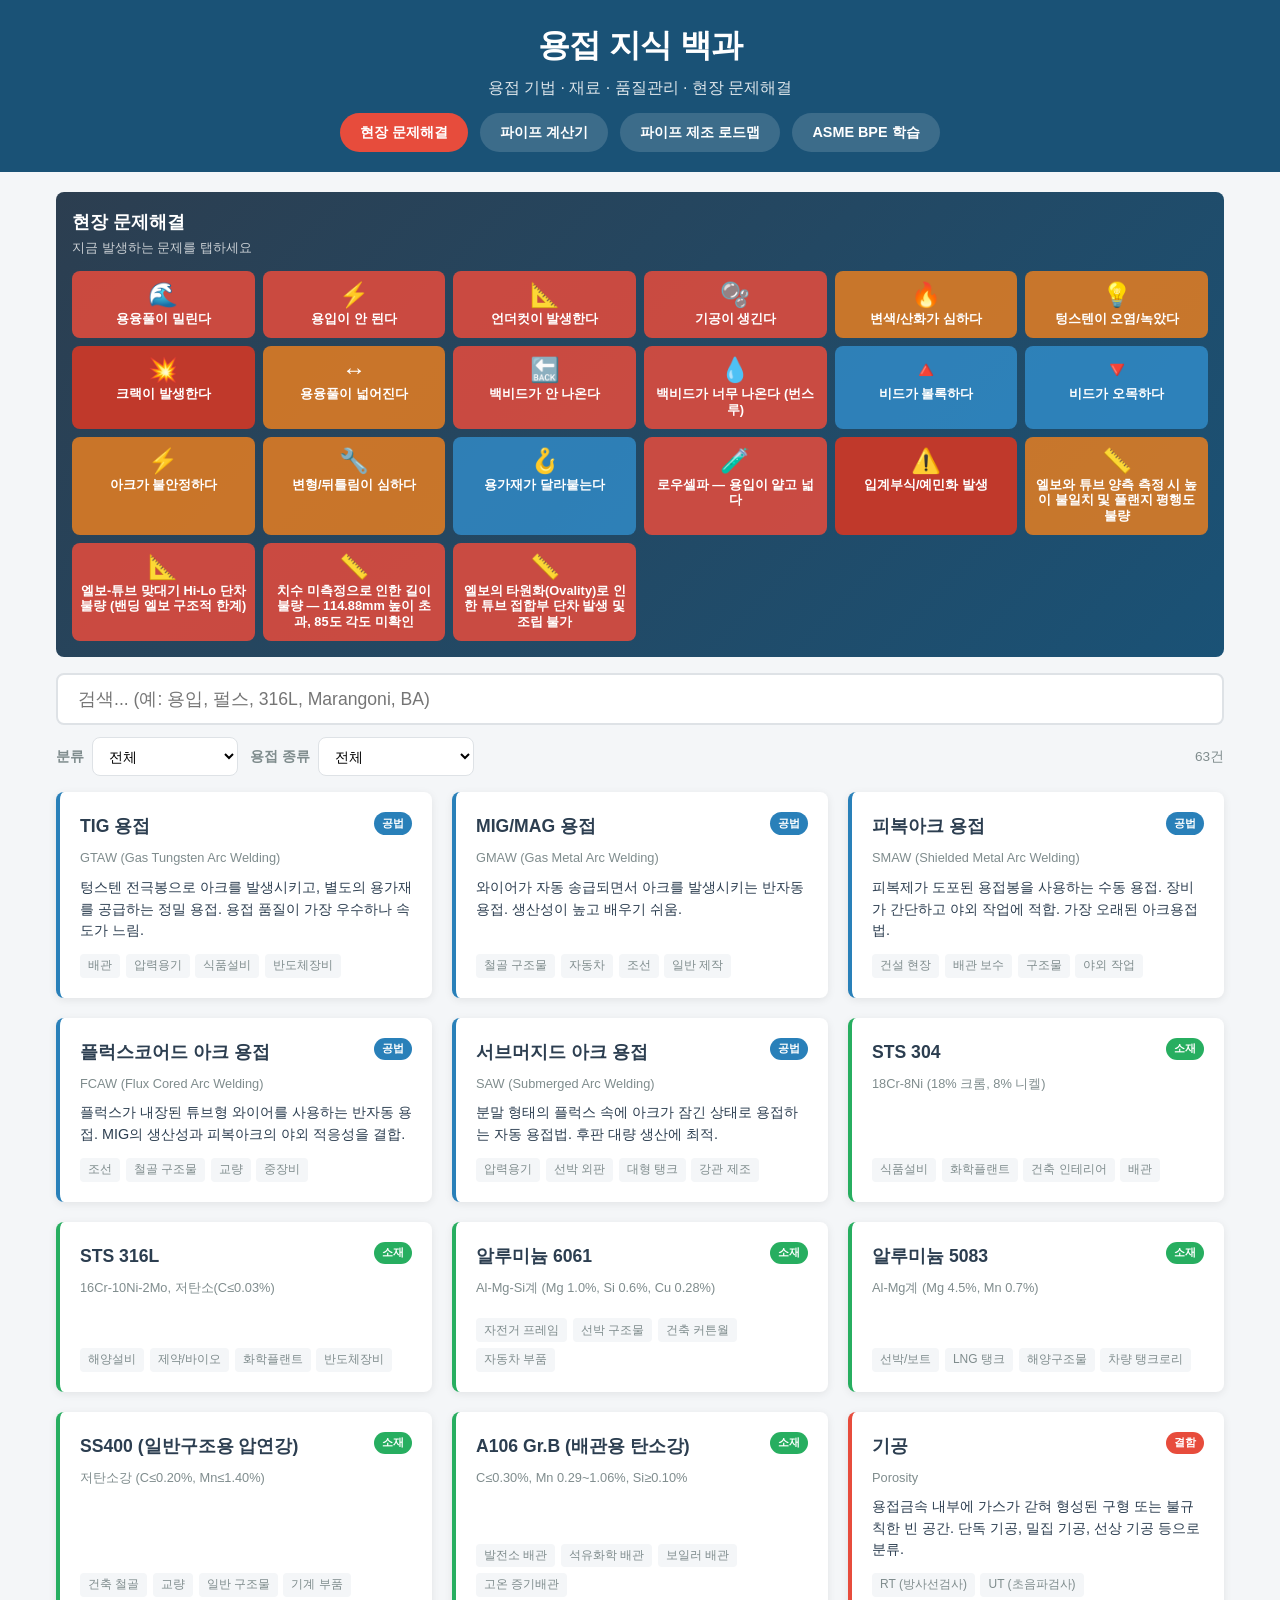
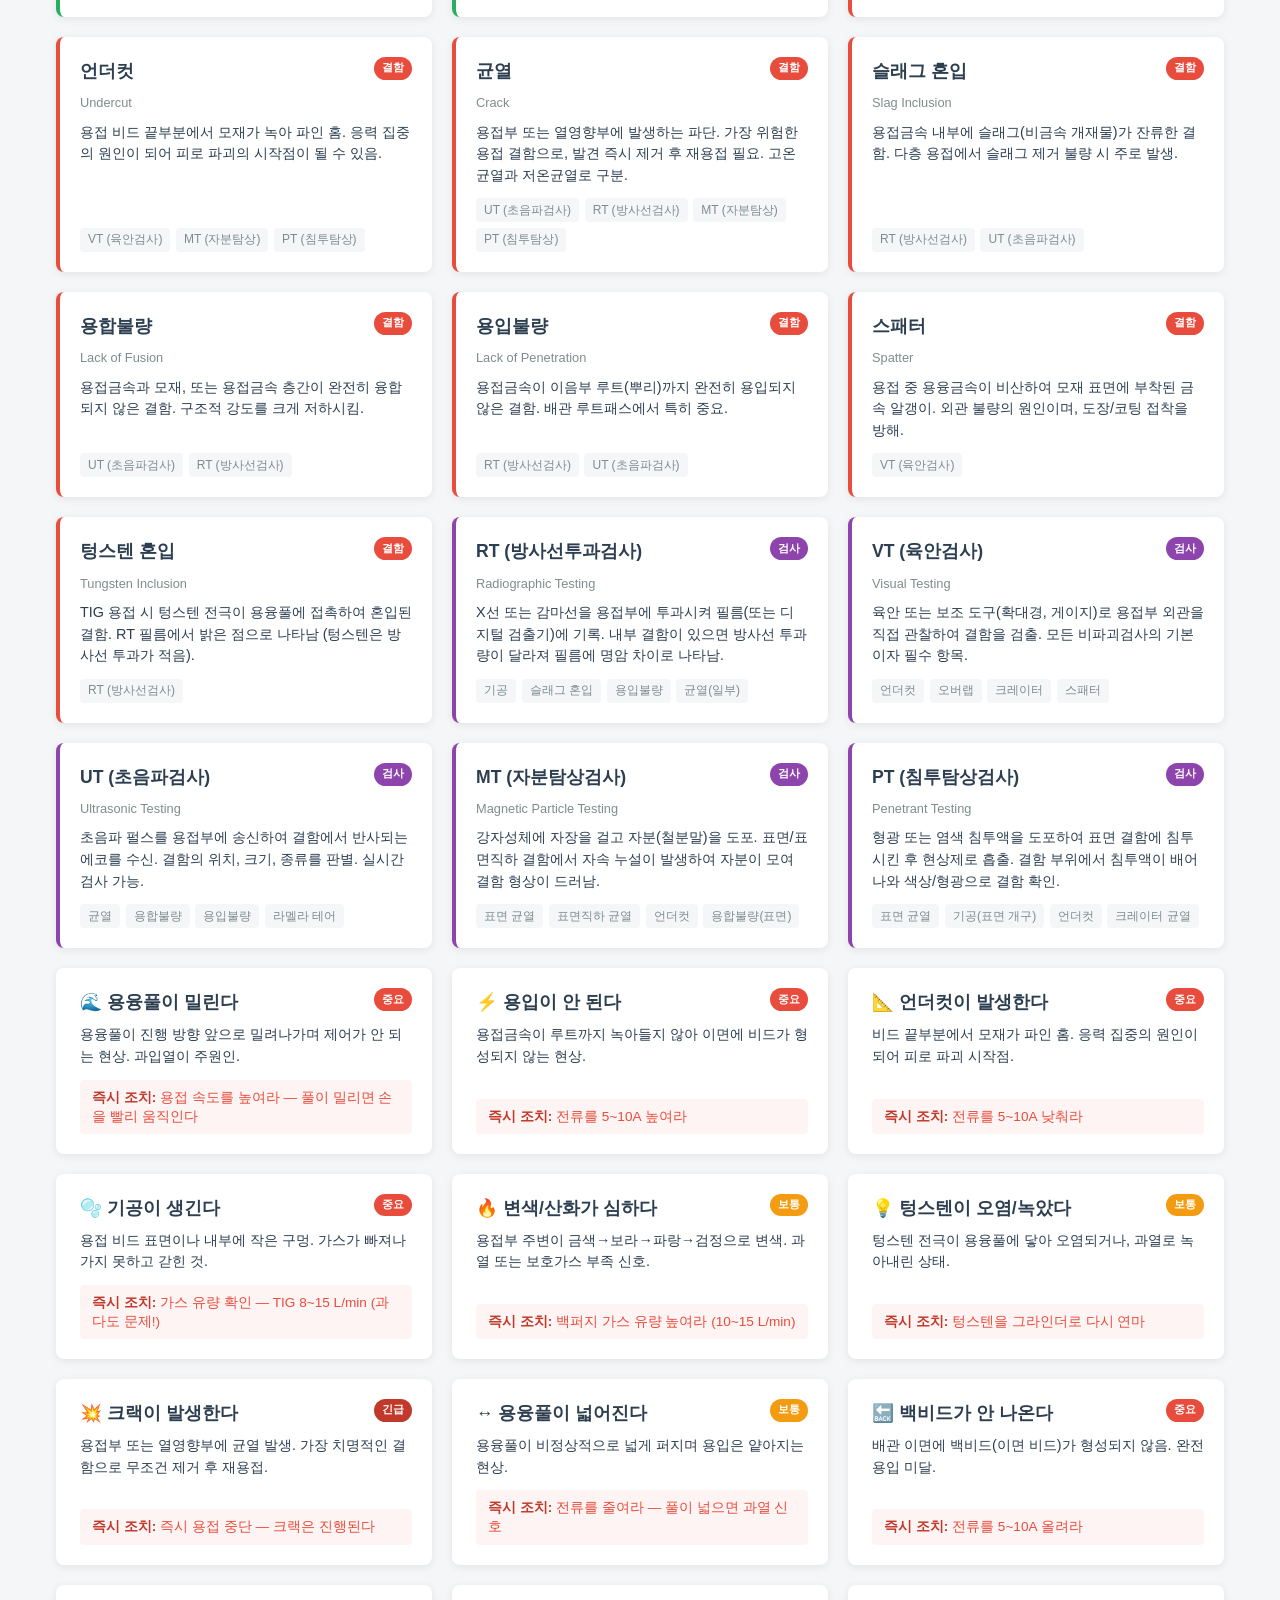
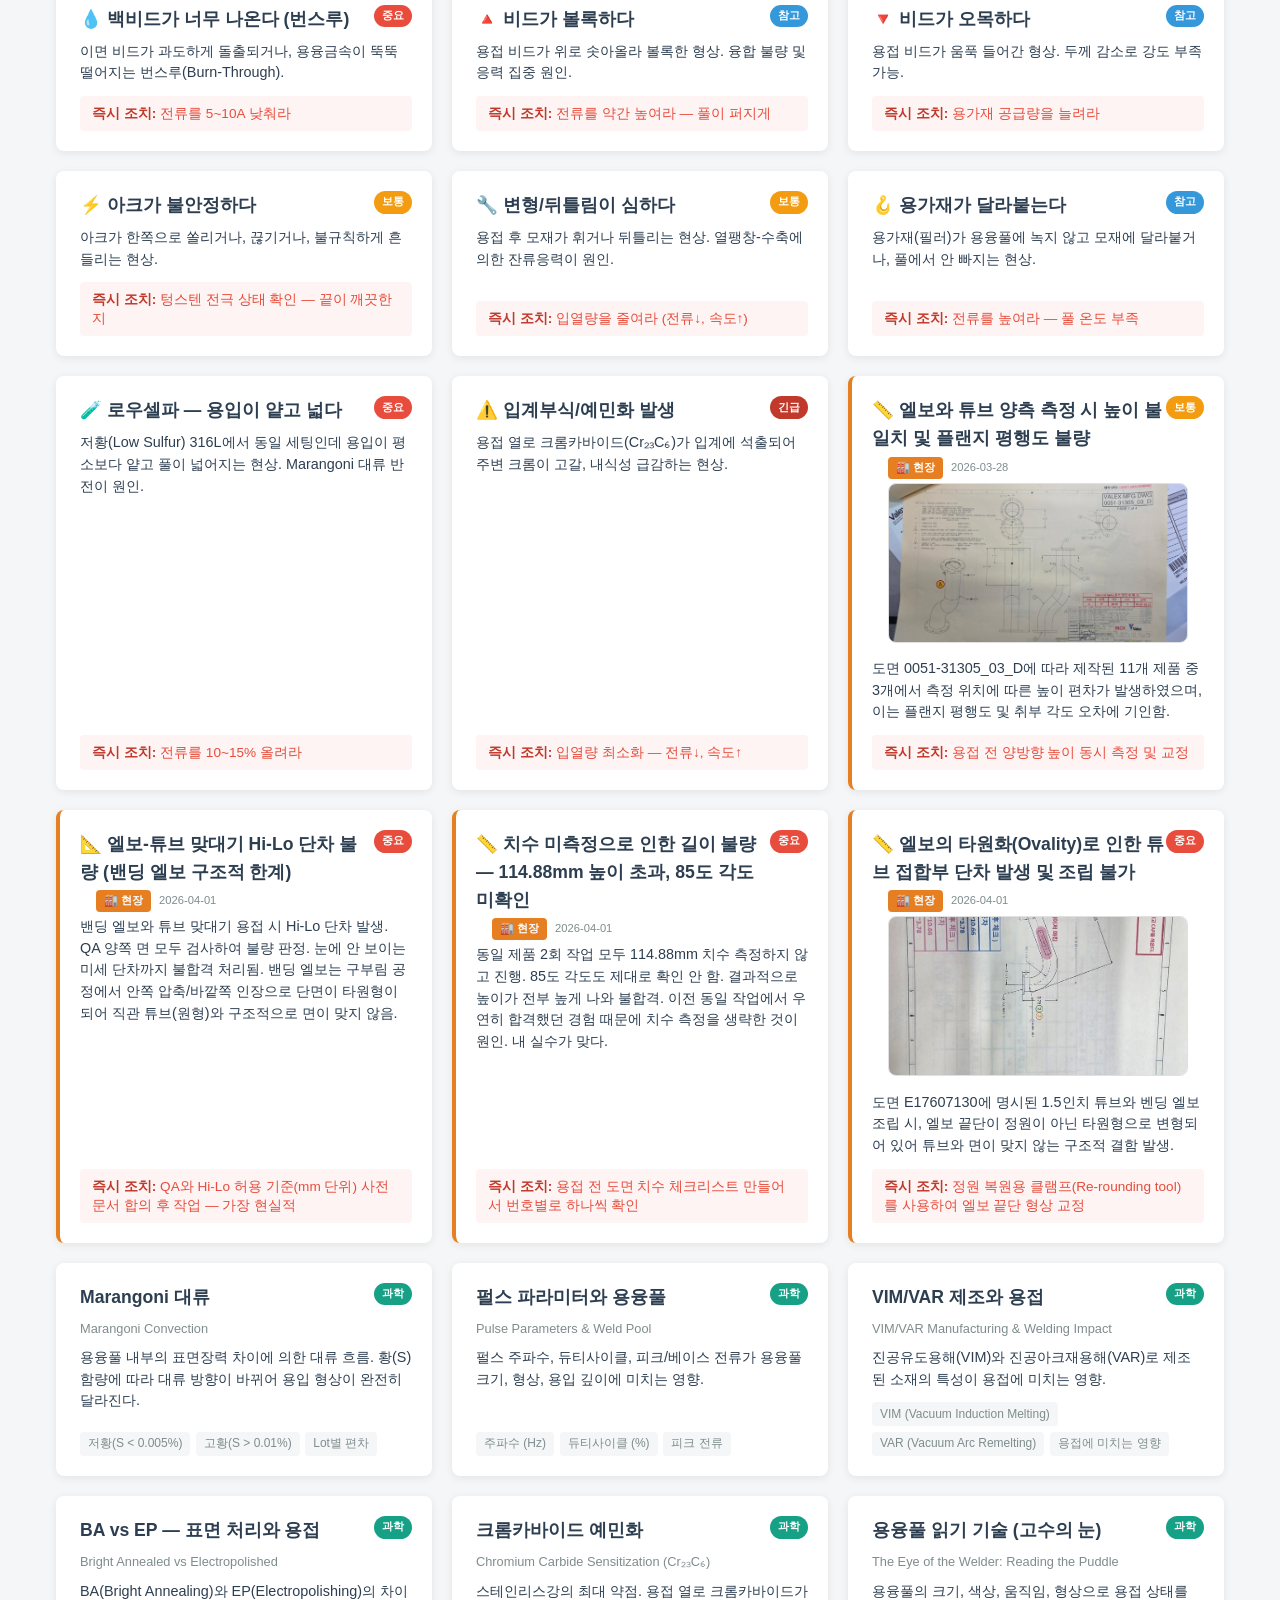
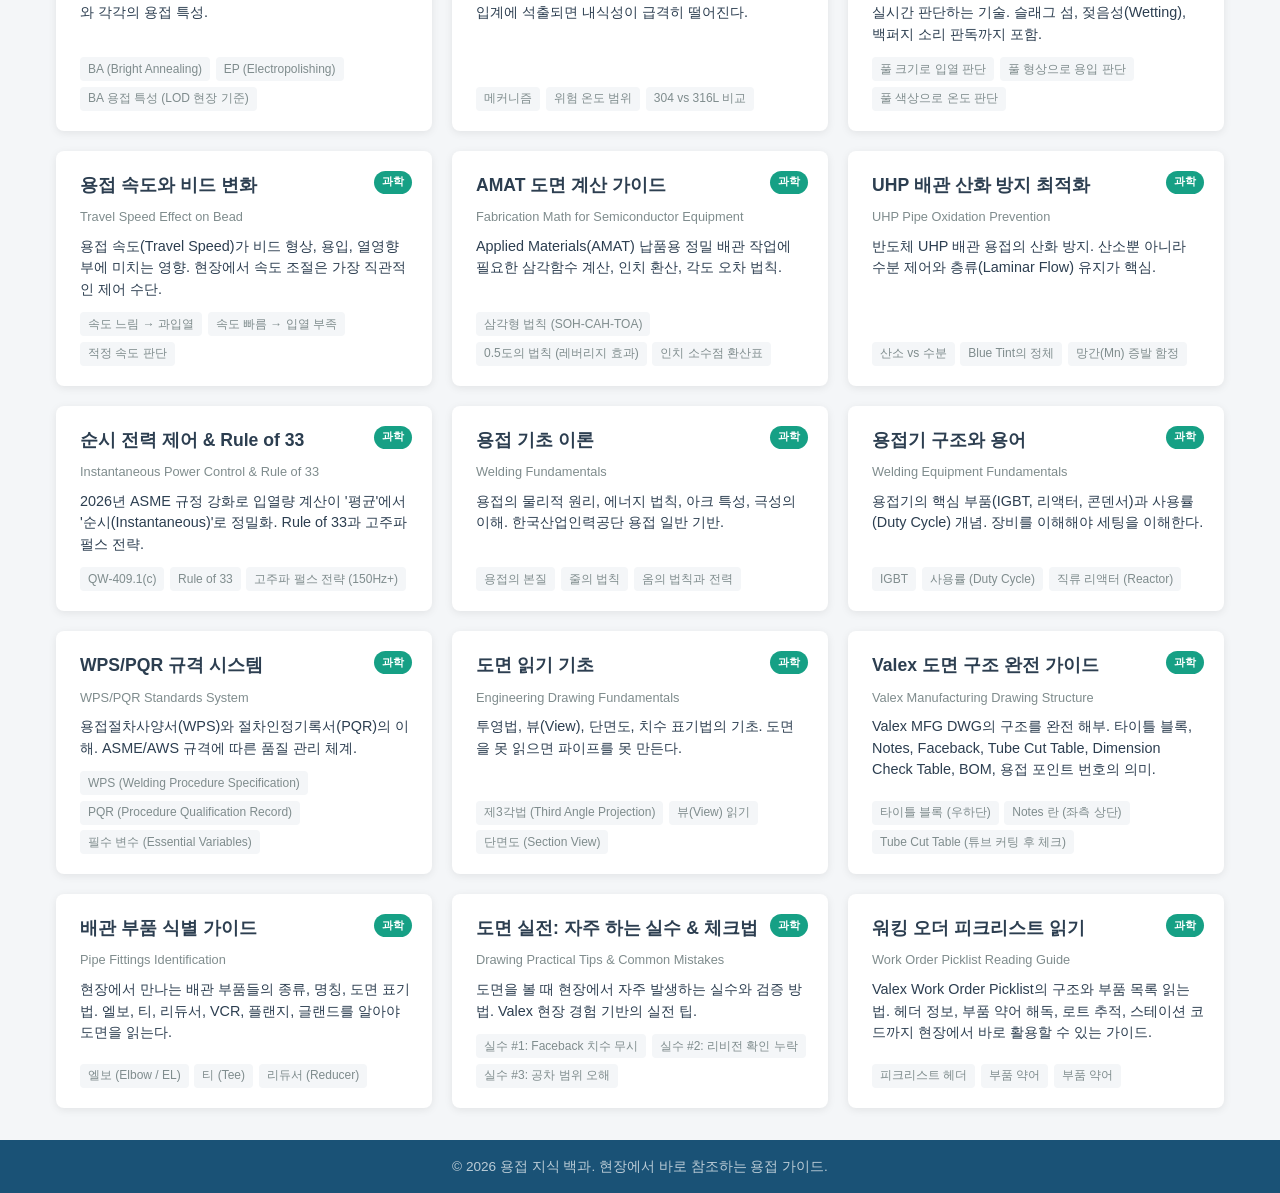
<file: index.html>
<!DOCTYPE html>
<html lang="ko">

<head>
  <meta charset="UTF-8">
  <meta name="viewport" content="width=device-width, initial-scale=1.0">
  <meta name="description" content="용접 기법, 재료, 결함 관리에 대한 종합 지식 사이트. 현장에서 바로 참조할 수 있는 용접 가이드.">
  <title>용접 지식 백과</title>
  <link rel="stylesheet" href="css/style.css">
</head>

<body>
  <header class="header">
    <div class="container">
      <h1 class="header__title">용접 지식 백과</h1>
      <p class="header__subtitle">용접 기법 · 재료 · 품질관리 · 현장 문제해결</p>
      <div class="header__links">
        <a href="#troubleshoot-section" class="header__link header__link--emergency">현장 문제해결</a>
        <a href="calculator.html" class="header__link">파이프 계산기</a>
        <a href="pipe-roadmap.html" class="header__link">파이프 제조 로드맵</a>
        <a href="asme-bpe-guide.html" class="header__link">ASME BPE 학습</a>
      </div>
    </div>
  </header>

  <main class="container">
    <!-- 현장 문제해결 퀵 액세스 -->
    <section id="troubleshoot-section" class="troubleshoot-quick">
      <h2 class="troubleshoot-quick__title">현장 문제해결</h2>
      <p class="troubleshoot-quick__desc">지금 발생하는 문제를 탭하세요</p>
      <div id="troubleshootGrid" class="troubleshoot-grid">
        <!-- JavaScript에서 동적으로 삽입 -->
      </div>
    </section>

    <!-- 검색 및 필터 영역 -->
    <section class="search-section">
      <div class="search-bar">
        <input type="text" id="searchInput" class="search-bar__input"
          placeholder="검색... (예: 용입, 펄스, 316L, Marangoni, BA)" autocomplete="off">
      </div>
      <div class="filter-bar">
        <div class="filter-group">
          <label for="typeFilter" class="filter-group__label">분류</label>
          <select id="typeFilter" class="filter-group__select">
            <option value="all">전체</option>
            <option value="field">🏭 내 현장 기록</option>
            <option value="troubleshooting">문제해결</option>
            <option value="processes">용접 공법</option>
            <option value="materials">소재</option>
            <option value="defects">결함</option>
            <option value="inspections">비파괴검사</option>
            <option value="science">용접 과학</option>
          </select>
        </div>
        <div class="filter-group">
          <label for="processFilter" class="filter-group__label">용접 종류</label>
          <select id="processFilter" class="filter-group__select">
            <option value="all">전체</option>
            <option value="tig">TIG</option>
            <option value="mig">MIG/MAG</option>
            <option value="smaw">피복아크(SMAW)</option>
            <option value="fcaw">FCAW</option>
            <option value="saw">SAW</option>
          </select>
        </div>
        <span id="resultCount" class="filter-bar__count"></span>
      </div>
    </section>

    <!-- 카드 목록 영역 -->
    <section id="cardGrid" class="card-grid">
    </section>

    <!-- 검색 결과 없음 메시지 -->
    <div id="noResults" class="no-results" style="display: none;">
      <p>검색 결과가 없습니다.</p>
      <p class="no-results__hint">다른 검색어를 입력하거나 필터를 변경해 보세요.</p>
    </div>
  </main>

  <footer class="footer">
    <div class="container">
      <p>&copy; 2026 용접 지식 백과. 현장에서 바로 참조하는 용접 가이드.</p>
    </div>
  </footer>

  <script src="js/data-loader.js"></script>
  <script src="js/search.js"></script>
  <script src="js/app.js"></script>
</body>

</html>
</file>
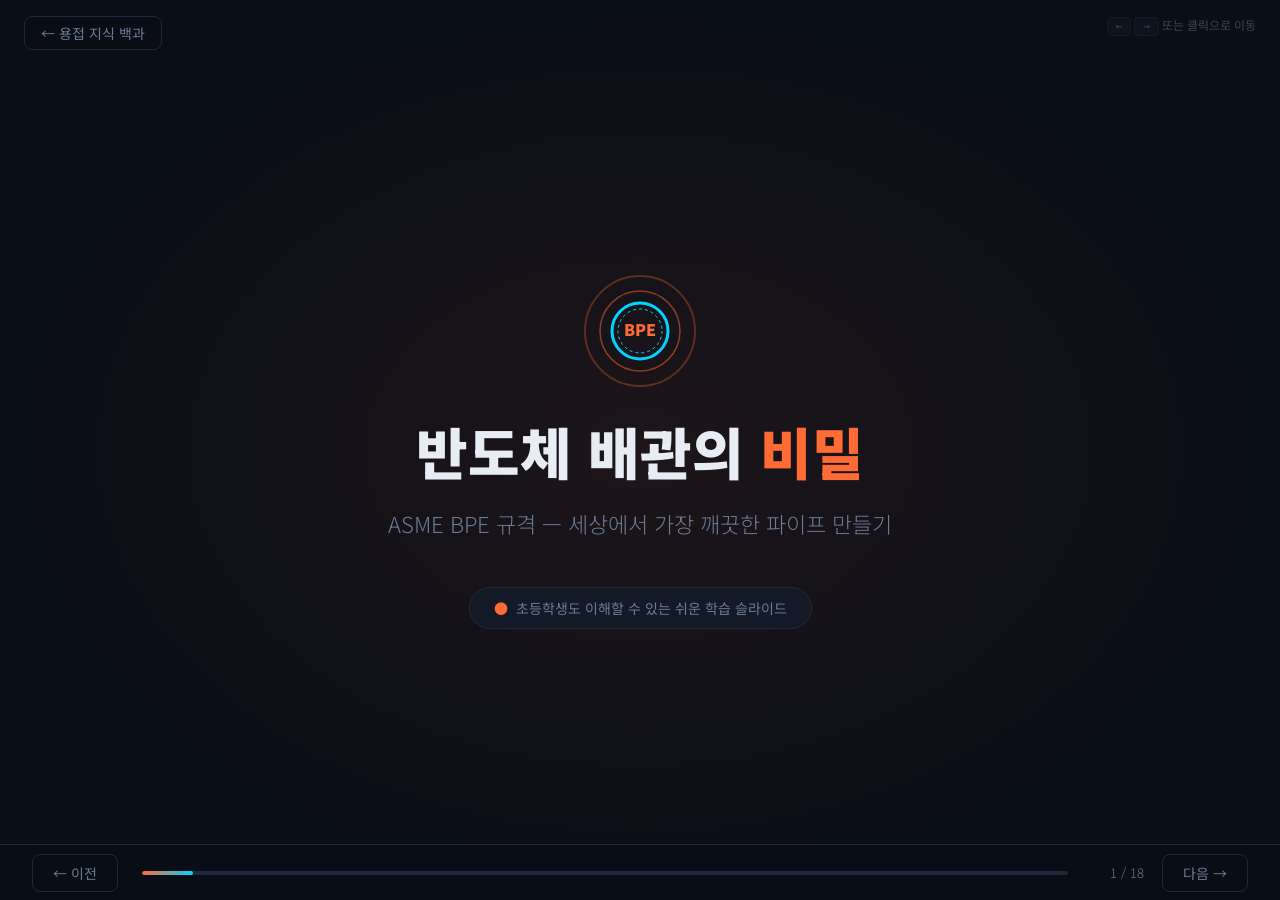
<file: asme-bpe-guide.html>
<!DOCTYPE html>
<html lang="ko">
<head>
<meta charset="UTF-8">
<meta name="viewport" content="width=device-width, initial-scale=1.0">
<title>ASME BPE 쉬운 학습 - 반도체 배관의 비밀</title>
<style>
  @import url('https://fonts.googleapis.com/css2?family=Noto+Sans+KR:wght@300;400;700;900&display=swap');

  * { margin: 0; padding: 0; box-sizing: border-box; }

  :root {
    --bg: #0a0e17;
    --card: #131926;
    --border: #1e2a3a;
    --text: #e8edf5;
    --dim: #6b7b95;
    --orange: #ff6b35;
    --orange-glow: rgba(255, 107, 53, 0.15);
    --cyan: #00d4ff;
    --cyan-glow: rgba(0, 212, 255, 0.12);
    --green: #34d399;
    --red: #f87171;
    --yellow: #fbbf24;
  }

  body {
    font-family: 'Noto Sans KR', sans-serif;
    background: var(--bg);
    color: var(--text);
    overflow: hidden;
    height: 100vh;
    width: 100vw;
    user-select: none;
  }

  /* ── Slide Container ── */
  .slide-container {
    width: 100vw;
    height: 100vh;
    position: relative;
  }

  .slide {
    position: absolute;
    inset: 0;
    display: none;
    flex-direction: column;
    justify-content: center;
    align-items: center;
    padding: 60px 80px;
    opacity: 0;
    transition: opacity 0.4s ease;
  }

  .slide.active {
    display: flex;
    opacity: 1;
  }

  /* ── Navigation ── */
  .nav-bar {
    position: fixed;
    bottom: 0;
    left: 0;
    right: 0;
    height: 56px;
    background: rgba(10, 14, 23, 0.95);
    border-top: 1px solid var(--border);
    display: flex;
    align-items: center;
    justify-content: space-between;
    padding: 0 32px;
    z-index: 100;
    backdrop-filter: blur(12px);
  }

  .nav-bar .progress-track {
    flex: 1;
    height: 4px;
    background: var(--border);
    border-radius: 2px;
    margin: 0 24px;
    overflow: hidden;
  }

  .nav-bar .progress-fill {
    height: 100%;
    background: linear-gradient(90deg, var(--orange), var(--cyan));
    border-radius: 2px;
    transition: width 0.4s ease;
  }

  .nav-btn {
    background: none;
    border: 1px solid var(--border);
    color: var(--dim);
    font-size: 14px;
    padding: 8px 20px;
    border-radius: 8px;
    cursor: pointer;
    font-family: 'Noto Sans KR', sans-serif;
    transition: all 0.2s;
  }

  .nav-btn:hover {
    border-color: var(--orange);
    color: var(--orange);
  }

  .page-num {
    color: var(--dim);
    font-size: 13px;
    min-width: 70px;
    text-align: center;
    font-weight: 300;
  }

  /* ── Typography ── */
  .slide-title {
    font-size: 42px;
    font-weight: 900;
    margin-bottom: 40px;
    text-align: center;
    line-height: 1.3;
  }

  .slide-title .accent { color: var(--orange); }
  .slide-title .cyan { color: var(--cyan); }

  .slide-subtitle {
    font-size: 20px;
    color: var(--dim);
    margin-top: -28px;
    margin-bottom: 40px;
    text-align: center;
    font-weight: 300;
  }

  .big-text {
    font-size: 28px;
    line-height: 1.8;
    text-align: center;
    max-width: 800px;
    font-weight: 300;
  }

  .big-text strong { color: var(--orange); font-weight: 700; }
  .big-text .cyan { color: var(--cyan); }

  .analogy {
    background: var(--orange-glow);
    border: 1px solid rgba(255, 107, 53, 0.3);
    border-radius: 16px;
    padding: 24px 36px;
    margin-top: 32px;
    font-size: 22px;
    max-width: 700px;
    text-align: center;
    line-height: 1.6;
  }

  .analogy::before {
    content: '💡 쉽게 말하면';
    display: block;
    font-size: 14px;
    color: var(--orange);
    font-weight: 700;
    margin-bottom: 8px;
    letter-spacing: 2px;
  }

  /* ── Cards Grid ── */
  .cards {
    display: flex;
    gap: 24px;
    flex-wrap: wrap;
    justify-content: center;
    max-width: 1100px;
  }

  .card {
    background: var(--card);
    border: 1px solid var(--border);
    border-radius: 16px;
    padding: 28px;
    flex: 1;
    min-width: 240px;
    max-width: 320px;
  }

  .card-icon {
    font-size: 48px;
    margin-bottom: 16px;
  }

  .card h3 {
    font-size: 20px;
    font-weight: 700;
    margin-bottom: 12px;
    color: var(--orange);
  }

  .card p {
    font-size: 16px;
    line-height: 1.7;
    color: var(--dim);
  }

  .card.cyan-card { border-color: rgba(0, 212, 255, 0.3); }
  .card.cyan-card h3 { color: var(--cyan); }

  .card.green-card { border-color: rgba(52, 211, 153, 0.3); }
  .card.green-card h3 { color: var(--green); }

  .card.red-card { border-color: rgba(248, 113, 113, 0.3); }
  .card.red-card h3 { color: var(--red); }

  /* ── SVG Diagrams ── */
  .diagram {
    display: flex;
    align-items: center;
    justify-content: center;
    gap: 48px;
    flex-wrap: wrap;
  }

  .diagram svg { flex-shrink: 0; }

  .diagram-label {
    font-size: 18px;
    max-width: 420px;
    line-height: 1.8;
  }

  .diagram-label h3 {
    font-size: 24px;
    font-weight: 700;
    margin-bottom: 16px;
  }

  /* ── Comparison Table ── */
  .compare-table {
    border-collapse: collapse;
    font-size: 16px;
    margin-top: 24px;
  }

  .compare-table th {
    background: var(--card);
    padding: 14px 28px;
    text-align: center;
    font-weight: 700;
    border: 1px solid var(--border);
    color: var(--orange);
    font-size: 17px;
  }

  .compare-table td {
    padding: 12px 28px;
    text-align: center;
    border: 1px solid var(--border);
    color: var(--dim);
  }

  .compare-table tr:hover td { background: rgba(255,255,255,0.03); }

  .compare-table .highlight { color: var(--cyan); font-weight: 700; }
  .compare-table .warn { color: var(--red); font-weight: 700; }

  /* ── Steps (vertical) ── */
  .steps {
    display: flex;
    flex-direction: column;
    gap: 20px;
    max-width: 700px;
    width: 100%;
  }

  .step {
    display: flex;
    align-items: flex-start;
    gap: 20px;
    background: var(--card);
    border: 1px solid var(--border);
    border-radius: 14px;
    padding: 20px 24px;
  }

  .step-num {
    width: 40px;
    height: 40px;
    border-radius: 50%;
    background: var(--orange);
    color: #fff;
    display: flex;
    align-items: center;
    justify-content: center;
    font-weight: 900;
    font-size: 18px;
    flex-shrink: 0;
  }

  .step-num.cyan-num { background: var(--cyan); color: var(--bg); }
  .step-num.green-num { background: var(--green); color: var(--bg); }

  .step-content h4 {
    font-size: 18px;
    font-weight: 700;
    margin-bottom: 6px;
  }

  .step-content p {
    font-size: 15px;
    color: var(--dim);
    line-height: 1.6;
  }

  /* ── Visual Bars (roughness) ── */
  .roughness-bars {
    display: flex;
    flex-direction: column;
    gap: 18px;
    max-width: 600px;
    width: 100%;
  }

  .rough-row {
    display: flex;
    align-items: center;
    gap: 16px;
  }

  .rough-label {
    width: 100px;
    font-weight: 700;
    font-size: 15px;
    text-align: right;
  }

  .rough-bar-track {
    flex: 1;
    height: 36px;
    background: var(--card);
    border-radius: 8px;
    overflow: hidden;
    position: relative;
    border: 1px solid var(--border);
  }

  .rough-bar {
    height: 100%;
    border-radius: 8px;
    display: flex;
    align-items: center;
    padding-left: 12px;
    font-size: 13px;
    font-weight: 700;
    color: rgba(0,0,0,0.7);
    transition: width 1s ease;
  }

  .rough-value {
    width: 120px;
    font-size: 14px;
    color: var(--dim);
  }

  /* ── Flow diagram ── */
  .flow {
    display: flex;
    align-items: center;
    gap: 12px;
    flex-wrap: wrap;
    justify-content: center;
  }

  .flow-box {
    background: var(--card);
    border: 2px solid var(--border);
    border-radius: 12px;
    padding: 16px 22px;
    text-align: center;
    min-width: 130px;
  }

  .flow-box.active-box { border-color: var(--orange); }

  .flow-box h4 { font-size: 16px; font-weight: 700; margin-bottom: 4px; }
  .flow-box p { font-size: 13px; color: var(--dim); }

  .flow-arrow {
    font-size: 24px;
    color: var(--dim);
  }

  /* ── Checklist ── */
  .checklist {
    max-width: 600px;
    width: 100%;
  }

  .check-item {
    display: flex;
    align-items: center;
    gap: 16px;
    padding: 14px 0;
    border-bottom: 1px solid var(--border);
    font-size: 17px;
    cursor: pointer;
  }

  .check-box {
    width: 28px;
    height: 28px;
    border: 2px solid var(--dim);
    border-radius: 6px;
    display: flex;
    align-items: center;
    justify-content: center;
    flex-shrink: 0;
    transition: all 0.2s;
  }

  .check-item.checked .check-box {
    background: var(--green);
    border-color: var(--green);
  }

  .check-item.checked .check-box::after {
    content: '✓';
    color: #fff;
    font-weight: 900;
    font-size: 16px;
  }

  /* ── Title slide special ── */
  .title-slide {
    background: radial-gradient(ellipse at center, rgba(255,107,53,0.08) 0%, transparent 70%);
  }

  .title-slide .main-title {
    font-size: 56px;
    font-weight: 900;
    text-align: center;
    line-height: 1.3;
    margin-bottom: 20px;
  }

  .title-slide .main-sub {
    font-size: 22px;
    color: var(--dim);
    text-align: center;
    font-weight: 300;
    margin-bottom: 48px;
  }

  .title-badge {
    display: inline-flex;
    align-items: center;
    gap: 8px;
    background: var(--card);
    border: 1px solid var(--border);
    border-radius: 24px;
    padding: 10px 24px;
    font-size: 14px;
    color: var(--dim);
  }

  /* ── Quiz ── */
  .quiz-options {
    display: flex;
    flex-direction: column;
    gap: 12px;
    max-width: 600px;
    width: 100%;
    margin-top: 20px;
  }

  .quiz-opt {
    background: var(--card);
    border: 2px solid var(--border);
    border-radius: 12px;
    padding: 16px 24px;
    font-size: 18px;
    cursor: pointer;
    transition: all 0.2s;
  }

  .quiz-opt:hover { border-color: var(--cyan); }
  .quiz-opt.correct { border-color: var(--green); background: rgba(52,211,153,0.1); }
  .quiz-opt.wrong { border-color: var(--red); background: rgba(248,113,113,0.1); }

  .quiz-result {
    margin-top: 16px;
    font-size: 18px;
    min-height: 28px;
    text-align: center;
  }

  /* ── Pipe SVG Animation ── */
  @keyframes flowParticle {
    0% { transform: translateX(-20px); opacity: 0; }
    20% { opacity: 1; }
    80% { opacity: 1; }
    100% { transform: translateX(320px); opacity: 0; }
  }

  .particle {
    animation: flowParticle 3s linear infinite;
  }

  @keyframes pulse-glow {
    0%, 100% { opacity: 0.4; }
    50% { opacity: 1; }
  }

  .pulse { animation: pulse-glow 2s ease infinite; }

  /* ── Keyboard hint ── */
  .key-hint {
    position: fixed;
    top: 16px;
    right: 24px;
    font-size: 12px;
    color: var(--dim);
    opacity: 0.5;
    z-index: 100;
  }

  .key-hint kbd {
    background: var(--card);
    border: 1px solid var(--border);
    border-radius: 4px;
    padding: 2px 8px;
    font-family: monospace;
    font-size: 11px;
  }

  /* ── Section indicator ── */
  .section-tag {
    position: absolute;
    top: 24px;
    left: 32px;
    font-size: 12px;
    color: var(--dim);
    letter-spacing: 3px;
    text-transform: uppercase;
    font-weight: 700;
  }

  /* ── Summary grid ── */
  .summary-grid {
    display: grid;
    grid-template-columns: repeat(2, 1fr);
    gap: 20px;
    max-width: 800px;
    width: 100%;
  }

  .summary-item {
    background: var(--card);
    border: 1px solid var(--border);
    border-radius: 14px;
    padding: 24px;
    text-align: center;
  }

  .summary-item .num {
    font-size: 36px;
    font-weight: 900;
    color: var(--orange);
    margin-bottom: 8px;
  }

  .summary-item .label {
    font-size: 15px;
    color: var(--dim);
  }

  /* ── Responsive ── */
  @media (max-width: 768px) {
    .slide { padding: 40px 24px; }
    .slide-title { font-size: 28px; }
    .title-slide .main-title { font-size: 36px; }
    .big-text { font-size: 20px; }
    .cards { flex-direction: column; align-items: center; }
    .diagram { flex-direction: column; }
  }
</style>
</head>
<body>

<a href="index.html" style="position:fixed;top:16px;left:24px;z-index:100;color:var(--dim);text-decoration:none;font-size:14px;padding:6px 16px;border:1px solid var(--border);border-radius:8px;background:rgba(10,14,23,0.9);backdrop-filter:blur(8px);transition:all 0.2s;" onmouseover="this.style.borderColor='var(--orange)';this.style.color='var(--orange)'" onmouseout="this.style.borderColor='var(--border)';this.style.color='var(--dim)'">&larr; 용접 지식 백과</a>

<div class="key-hint">
  <kbd>&larr;</kbd> <kbd>&rarr;</kbd> 또는 클릭으로 이동
</div>

<div class="slide-container" id="slideContainer">

<!-- ═══════════ SLIDE 1: 타이틀 ═══════════ -->
<div class="slide title-slide active" data-section="">
  <svg width="120" height="120" viewBox="0 0 120 120" style="margin-bottom: 24px;">
    <circle cx="60" cy="60" r="55" fill="none" stroke="var(--orange)" stroke-width="2" opacity="0.3"/>
    <circle cx="60" cy="60" r="40" fill="none" stroke="var(--orange)" stroke-width="1.5" opacity="0.5"/>
    <!-- pipe cross section -->
    <circle cx="60" cy="60" r="28" fill="none" stroke="var(--cyan)" stroke-width="3"/>
    <circle cx="60" cy="60" r="22" fill="none" stroke="var(--cyan)" stroke-width="1" stroke-dasharray="3 3"/>
    <text x="60" y="65" text-anchor="middle" fill="var(--orange)" font-size="16" font-weight="900">BPE</text>
  </svg>
  <div class="main-title">
    반도체 배관의 <span style="color:var(--orange)">비밀</span>
  </div>
  <div class="main-sub">
    ASME BPE 규격 — 세상에서 가장 깨끗한 파이프 만들기
  </div>
  <div class="title-badge">
    <span style="color:var(--orange)">●</span> 초등학생도 이해할 수 있는 쉬운 학습 슬라이드
  </div>
</div>

<!-- ═══════════ SLIDE 2: 왜 깨끗해야 할까? ═══════════ -->
<div class="slide" data-section="왜 깨끗해야 할까?">
  <span class="section-tag">Chapter 1 &mdash; 시작</span>
  <div class="slide-title">먼지 하나가 <span class="accent">수십억 원</span>을 날린다</div>

  <div class="diagram">
    <svg width="300" height="240" viewBox="0 0 300 240">
      <!-- chip -->
      <rect x="50" y="40" width="200" height="160" rx="12" fill="var(--card)" stroke="var(--border)" stroke-width="2"/>
      <rect x="90" y="70" width="120" height="100" rx="4" fill="none" stroke="var(--cyan)" stroke-width="1.5"/>
      <!-- circuit lines -->
      <line x1="100" y1="90" x2="200" y2="90" stroke="var(--cyan)" stroke-width="0.8" opacity="0.5"/>
      <line x1="100" y1="110" x2="200" y2="110" stroke="var(--cyan)" stroke-width="0.8" opacity="0.5"/>
      <line x1="100" y1="130" x2="200" y2="130" stroke="var(--cyan)" stroke-width="0.8" opacity="0.5"/>
      <line x1="100" y1="150" x2="200" y2="150" stroke="var(--cyan)" stroke-width="0.8" opacity="0.5"/>
      <line x1="130" y1="75" x2="130" y2="165" stroke="var(--cyan)" stroke-width="0.8" opacity="0.5"/>
      <line x1="170" y1="75" x2="170" y2="165" stroke="var(--cyan)" stroke-width="0.8" opacity="0.5"/>
      <!-- dust particle -->
      <circle cx="155" cy="120" r="8" fill="var(--red)" opacity="0.8" class="pulse"/>
      <text x="155" y="124" text-anchor="middle" fill="#fff" font-size="8" font-weight="900">먼지</text>
      <!-- label -->
      <text x="150" y="225" text-anchor="middle" fill="var(--dim)" font-size="14">반도체 칩 (5nm 회로)</text>
    </svg>

    <div class="diagram-label">
      <h3>반도체 회로는 <span style="color:var(--orange)">머리카락의 1만분의 1</span></h3>
      <p style="color:var(--dim); line-height:1.8; font-size:17px;">
        반도체 칩 안의 회로는 <strong style="color:var(--cyan)">5나노미터</strong>.<br>
        머리카락(50,000nm)의 <strong style="color:var(--orange)">1만분의 1</strong> 굵기야.<br><br>
        이렇게 작으니까 <strong style="color:var(--red)">먼지 한 알</strong>만 붙어도<br>
        칩이 망가져. 수십억 원이 날아가!
      </p>
    </div>
  </div>

  <div class="analogy">
    수술실에 흙묻은 신발 신고 들어가면 안 되는 것처럼,<br>
    반도체 공장의 배관도 <strong style="color:var(--orange)">극도로 깨끗</strong>해야 해!
  </div>
</div>

<!-- ═══════════ SLIDE 3: ASME BPE가 뭐야? ═══════════ -->
<div class="slide" data-section="ASME BPE란?">
  <span class="section-tag">Chapter 1 &mdash; 시작</span>
  <div class="slide-title">ASME BPE = <span class="accent">깨끗한 배관 규칙서</span></div>
  <div class="slide-subtitle">BioProcessing Equipment Standard</div>

  <div class="cards">
    <div class="card">
      <div class="card-icon">📏</div>
      <h3>설계 규칙 (SD)</h3>
      <p>어떤 재료를 쓰고, 배관을 어떻게 설계해야 하는지 정해놓은 규칙</p>
    </div>
    <div class="card cyan-card">
      <div class="card-icon">✨</div>
      <h3>표면 등급 (SF)</h3>
      <p>배관 안쪽이 얼마나 매끄러워야 하는지 숫자로 정한 기준</p>
    </div>
    <div class="card green-card">
      <div class="card-icon">🔧</div>
      <h3>용접 규칙 (WS)</h3>
      <p>용접을 어떻게 해야 하고, 어떻게 검사해야 하는지의 규칙</p>
    </div>
  </div>

  <div class="analogy">
    요리에 '레시피'가 있는 것처럼,<br>
    깨끗한 배관을 만드는 <strong style="color:var(--orange)">'레시피(규격서)'</strong>가 ASME BPE야!
  </div>
</div>

<!-- ═══════════ SLIDE 4: 배관 재료 - 316L ═══════════ -->
<div class="slide" data-section="재료">
  <span class="section-tag">Chapter 2 &mdash; 재료</span>
  <div class="slide-title">왜 <span class="accent">316L</span>만 쓸까?</div>

  <div class="diagram">
    <svg width="280" height="220" viewBox="0 0 280 220">
      <!-- pipe cross section -->
      <ellipse cx="140" cy="110" rx="100" ry="80" fill="none" stroke="var(--dim)" stroke-width="2"/>
      <ellipse cx="140" cy="110" rx="75" ry="60" fill="var(--card)" stroke="var(--cyan)" stroke-width="2"/>
      <!-- shield layer -->
      <ellipse cx="140" cy="110" rx="82" ry="65" fill="none" stroke="var(--green)" stroke-width="1.5" stroke-dasharray="6 3" opacity="0.6"/>
      <!-- labels -->
      <text x="140" y="105" text-anchor="middle" fill="var(--text)" font-size="18" font-weight="700">316L</text>
      <text x="140" y="125" text-anchor="middle" fill="var(--dim)" font-size="12">스테인리스강</text>
      <!-- arrows pointing to shield -->
      <text x="250" y="60" fill="var(--green)" font-size="11" font-weight="700">크롬 보호막</text>
      <line x1="220" y1="65" x2="200" y2="75" stroke="var(--green)" stroke-width="1" opacity="0.5"/>
    </svg>

    <div style="max-width:400px">
      <div class="step" style="margin-bottom:14px">
        <div class="step-num">Cr</div>
        <div class="step-content">
          <h4>크롬 16~18%</h4>
          <p>녹 방지 보호막을 만드는 핵심 성분</p>
        </div>
      </div>
      <div class="step" style="margin-bottom:14px">
        <div class="step-num cyan-num">Mo</div>
        <div class="step-content">
          <h4>몰리브덴 2~3%</h4>
          <p>구멍 부식(공식)을 막아주는 성분</p>
        </div>
      </div>
      <div class="step" style="margin-bottom:14px">
        <div class="step-num green-num">L</div>
        <div class="step-content">
          <h4>탄소 ≤ 0.03%</h4>
          <p>L = Low Carbon. 용접해도 부식에 안 약해짐</p>
        </div>
      </div>
    </div>
  </div>

  <div class="analogy">
    316L은 용접사에게 <strong style="color:var(--orange)">"최고급 방탄유리"</strong> 같은 거야.<br>
    녹도 안 슬고, 용접해도 약해지지 않거든!
  </div>
</div>

<!-- ═══════════ SLIDE 5: 표면 거칠기란? ═══════════ -->
<div class="slide" data-section="표면 거칠기">
  <span class="section-tag">Chapter 3 &mdash; 표면</span>
  <div class="slide-title">표면 거칠기 <span class="accent">Ra</span>가 뭐야?</div>

  <div class="diagram">
    <svg width="500" height="200" viewBox="0 0 500 200">
      <!-- rough surface -->
      <text x="10" y="20" fill="var(--red)" font-size="14" font-weight="700">거친 표면 (Ra 높음)</text>
      <path d="M10,70 l15,-25 l15,30 l20,-35 l15,40 l18,-28 l12,20 l20,-32 l15,25 l18,-20 l15,30 l20,-38 l15,33 l15,-25 l18,28 l15,-22 l20,30 l15,-35 l15,28"
            fill="none" stroke="var(--red)" stroke-width="2.5"/>
      <line x1="10" y1="70" x2="300" y2="70" stroke="var(--dim)" stroke-width="0.5" stroke-dasharray="4 4"/>
      <text x="310" y="74" fill="var(--dim)" font-size="11">← 중심선</text>
      <!-- bacteria -->
      <circle cx="65" cy="55" r="4" fill="var(--red)" opacity="0.6"/>
      <text x="65" y="44" text-anchor="middle" fill="var(--red)" font-size="9">세균</text>
      <circle cx="150" cy="48" r="3" fill="var(--red)" opacity="0.6"/>
      <circle cx="220" cy="52" r="5" fill="var(--red)" opacity="0.6"/>

      <!-- smooth surface -->
      <text x="10" y="130" fill="var(--green)" font-size="14" font-weight="700">매끄러운 표면 (Ra 낮음)</text>
      <path d="M10,170 l15,-2 l15,3 l20,-2 l15,1 l18,-2 l12,3 l20,-1 l15,2 l18,-3 l15,1 l20,-2 l15,3 l15,-1 l18,2 l15,-2 l20,1 l15,-2 l15,3"
            fill="none" stroke="var(--green)" stroke-width="2.5"/>
      <line x1="10" y1="170" x2="300" y2="170" stroke="var(--dim)" stroke-width="0.5" stroke-dasharray="4 4"/>
      <text x="310" y="174" fill="var(--dim)" font-size="11">← 중심선</text>
      <!-- sparkle -->
      <text x="100" y="158" fill="var(--green)" font-size="12">✦</text>
      <text x="200" y="155" fill="var(--green)" font-size="10">✦</text>
    </svg>

    <div style="max-width:320px">
      <p style="font-size:18px; line-height:1.8; color:var(--dim)">
        <strong style="color:var(--text)">Ra</strong> = 표면의 <strong style="color:var(--orange)">울퉁불퉁한 정도</strong>를 숫자로 나타낸 것<br><br>
        <strong style="color:var(--red)">Ra가 크면</strong> → 울퉁불퉁 → 더럽기 쉬움<br>
        <strong style="color:var(--green)">Ra가 작으면</strong> → 매끈매끈 → 깨끗 유지
      </p>
    </div>
  </div>

  <div class="analogy">
    빨대 안쪽이 울퉁불퉁하면 음료 찌꺼기가 끼지?<br>
    배관도 똑같아! <strong style="color:var(--orange)">매끄러울수록 깨끗</strong>해!
  </div>
</div>

<!-- ═══════════ SLIDE 6: SF 등급 ═══════════ -->
<div class="slide" data-section="SF 등급">
  <span class="section-tag">Chapter 3 &mdash; 표면</span>
  <div class="slide-title">표면 등급 <span class="accent">SF1 ~ SF4</span></div>
  <div class="slide-subtitle">숫자가 작을수록 더 매끈해!</div>

  <div class="roughness-bars">
    <div class="rough-row">
      <div class="rough-label" style="color:var(--cyan)">SF1</div>
      <div class="rough-bar-track">
        <div class="rough-bar" style="width:12%; background: linear-gradient(90deg, var(--cyan), #0090aa);">거울</div>
      </div>
      <div class="rough-value"><strong style="color:var(--cyan)">≤ 0.2 μm</strong> 반도체</div>
    </div>
    <div class="rough-row">
      <div class="rough-label" style="color:var(--green)">SF2</div>
      <div class="rough-bar-track">
        <div class="rough-bar" style="width:25%; background: linear-gradient(90deg, var(--green), #1a9a6a);">매끈</div>
      </div>
      <div class="rough-value"><strong style="color:var(--green)">≤ 0.4 μm</strong> 제약</div>
    </div>
    <div class="rough-row">
      <div class="rough-label" style="color:var(--yellow)">SF3</div>
      <div class="rough-bar-track">
        <div class="rough-bar" style="width:50%; background: linear-gradient(90deg, var(--yellow), #d4990a);">보통</div>
      </div>
      <div class="rough-value"><strong style="color:var(--yellow)">≤ 0.8 μm</strong> 일반</div>
    </div>
    <div class="rough-row">
      <div class="rough-label" style="color:var(--red)">SF4</div>
      <div class="rough-bar-track">
        <div class="rough-bar" style="width:100%; background: linear-gradient(90deg, var(--red), #c44);">거침</div>
      </div>
      <div class="rough-value"><strong style="color:var(--red)">≤ 1.6 μm</strong> 저가</div>
    </div>
  </div>

  <div class="analogy" style="margin-top:28px;">
    반도체 배관은 <strong style="color:var(--cyan)">SF1 (≤ 0.2 μm)</strong> 필수!<br>
    거울보다 더 매끈한 수준이야
  </div>
</div>

<!-- ═══════════ SLIDE 7: 전해연마 EP ═══════════ -->
<div class="slide" data-section="전해연마">
  <span class="section-tag">Chapter 3 &mdash; 표면</span>
  <div class="slide-title"><span class="accent">전해연마(EP)</span> — 배관을 거울로!</div>

  <div class="diagram">
    <svg width="380" height="240" viewBox="0 0 380 240">
      <!-- tank -->
      <rect x="40" y="60" width="300" height="140" rx="8" fill="none" stroke="var(--border)" stroke-width="2"/>
      <text x="190" y="50" text-anchor="middle" fill="var(--dim)" font-size="12">전해액 (인산 + 황산)</text>

      <!-- liquid fill -->
      <rect x="42" y="100" width="296" height="98" rx="6" fill="rgba(255,107,53,0.08)"/>

      <!-- anode pipe -->
      <rect x="100" y="80" width="20" height="110" rx="4" fill="var(--card)" stroke="var(--orange)" stroke-width="2"/>
      <text x="110" y="210" text-anchor="middle" fill="var(--orange)" font-size="12" font-weight="700">배관 (+)</text>
      <text x="110" y="225" text-anchor="middle" fill="var(--dim)" font-size="10">양극</text>

      <!-- cathode -->
      <rect x="260" y="80" width="20" height="110" rx="4" fill="var(--card)" stroke="var(--cyan)" stroke-width="2"/>
      <text x="270" y="210" text-anchor="middle" fill="var(--cyan)" font-size="12" font-weight="700">전극 (-)</text>
      <text x="270" y="225" text-anchor="middle" fill="var(--dim)" font-size="10">음극</text>

      <!-- DC power -->
      <line x1="110" y1="75" x2="110" y2="35" stroke="var(--orange)" stroke-width="1.5"/>
      <line x1="110" y1="35" x2="270" y2="35" stroke="var(--dim)" stroke-width="1.5"/>
      <line x1="270" y1="35" x2="270" y2="75" stroke="var(--cyan)" stroke-width="1.5"/>
      <rect x="165" y="22" width="50" height="26" rx="6" fill="var(--card)" stroke="var(--border)" stroke-width="1"/>
      <text x="190" y="40" text-anchor="middle" fill="var(--text)" font-size="11" font-weight="700">DC 전원</text>

      <!-- bubbles -->
      <circle cx="115" cy="140" r="3" fill="var(--orange)" opacity="0.3" class="pulse"/>
      <circle cx="105" cy="120" r="2" fill="var(--orange)" opacity="0.4" class="pulse"/>
      <circle cx="118" cy="155" r="4" fill="var(--orange)" opacity="0.2" class="pulse"/>

      <!-- arrow: rough becomes smooth -->
      <text x="175" y="115" text-anchor="middle" fill="var(--dim)" font-size="28">→</text>
      <text x="175" y="145" text-anchor="middle" fill="var(--dim)" font-size="11">울퉁불퉁이</text>
      <text x="175" y="160" text-anchor="middle" fill="var(--dim)" font-size="11">녹아 없어짐!</text>
    </svg>

    <div style="max-width:340px">
      <div class="steps" style="gap:14px">
        <div class="step">
          <div class="step-num">1</div>
          <div class="step-content">
            <h4>전기를 건다</h4>
            <p>배관에 (+)전기, 전극에 (-)전기</p>
          </div>
        </div>
        <div class="step">
          <div class="step-num">2</div>
          <div class="step-content">
            <h4>튀어나온 부분이 먼저 녹는다</h4>
            <p>울퉁불퉁한 곳에 전류가 집중!</p>
          </div>
        </div>
        <div class="step">
          <div class="step-num">3</div>
          <div class="step-content">
            <h4>거울처럼 매끈해진다</h4>
            <p>5~10분이면 Ra ≤ 0.15μm 달성</p>
          </div>
        </div>
      </div>
    </div>
  </div>

  <div class="analogy">
    사포로 문지르는 게 아니라, <strong style="color:var(--orange)">전기로 울퉁불퉁을 녹여버리는</strong> 거야!<br>
    마치 얼음 표면이 서서히 녹아서 매끈해지는 것처럼
  </div>
</div>

<!-- ═══════════ SLIDE 8: EP 후 크롬 보호막 ═══════════ -->
<div class="slide" data-section="크롬 보호막">
  <span class="section-tag">Chapter 3 &mdash; 표면</span>
  <div class="slide-title">EP 후 생기는 <span class="cyan">크롬 보호막</span></div>

  <div class="diagram">
    <svg width="400" height="180" viewBox="0 0 400 180">
      <!-- base metal -->
      <rect x="20" y="80" width="360" height="80" rx="4" fill="var(--card)" stroke="var(--border)" stroke-width="1.5"/>
      <text x="200" y="130" text-anchor="middle" fill="var(--dim)" font-size="16">316L 스테인리스강 (모재)</text>

      <!-- chrome oxide layer -->
      <rect x="20" y="68" width="360" height="14" rx="3" fill="rgba(0,212,255,0.15)" stroke="var(--cyan)" stroke-width="1.5"/>
      <text x="200" y="63" text-anchor="middle" fill="var(--cyan)" font-size="13" font-weight="700">Cr₂O₃ 크롬 산화막 (2~5nm)</text>

      <!-- arrows and labels -->
      <text x="60" y="40" fill="var(--green)" font-size="12">녹 방지 ✓</text>
      <text x="200" y="40" fill="var(--green)" font-size="12">세균 방지 ✓</text>
      <text x="310" y="40" fill="var(--green)" font-size="12">자가 치유 ✓</text>

      <!-- Cr/Fe ratio -->
      <text x="200" y="18" text-anchor="middle" fill="var(--orange)" font-size="14" font-weight="700">Cr/Fe 비율 > 1.5 (정상은 1.0 미만)</text>
    </svg>

    <div style="max-width:400px; margin-top:16px">
      <div class="cards" style="gap:14px">
        <div class="card green-card" style="min-width:180px; padding:18px">
          <h3 style="font-size:16px">자가 치유</h3>
          <p style="font-size:14px">긁혀도 크롬이 알아서 다시 막을 만듦!</p>
        </div>
        <div class="card cyan-card" style="min-width:180px; padding:18px">
          <h3 style="font-size:16px">수명 20년+</h3>
          <p style="font-size:14px">Ra ≤ 0.2μm이면 부식 없이 20년 이상</p>
        </div>
      </div>
    </div>
  </div>

  <div class="analogy">
    EP 후 배관 표면에는 눈에 안 보이는 <strong style="color:var(--cyan)">"투명 갑옷"</strong>이 생겨!<br>
    긁혀도 스스로 회복하는 마법 갑옷이야
  </div>
</div>

<!-- ═══════════ SLIDE 9: 위생설계 3원칙 ═══════════ -->
<div class="slide" data-section="위생 설계">
  <span class="section-tag">Chapter 4 &mdash; 위생 설계</span>
  <div class="slide-title">위생 설계 <span class="accent">3가지 원칙</span></div>
  <div class="slide-subtitle">오염을 막는 배관 설계의 핵심!</div>

  <div class="cards">
    <div class="card">
      <div class="card-icon">🚫</div>
      <h3>① 고인 물 금지</h3>
      <p><strong>Dead Leg 규칙</strong><br>
      막힌 배관 길이 ≤ 지름 × 2<br><br>
      물이 고이면 세균이 자라니까<br>고인 곳이 없어야 해!</p>
    </div>
    <div class="card cyan-card">
      <div class="card-icon">⬇️</div>
      <h3>② 자연 배수</h3>
      <p><strong>경사 규칙</strong><br>
      최소 1/8인치 per foot (1%)<br><br>
      배관을 살짝 기울여서<br>물이 자연스럽게 빠지게!</p>
    </div>
    <div class="card green-card">
      <div class="card-icon">🔒</div>
      <h3>③ 틈새 없음</h3>
      <p><strong>Crevice-Free</strong><br>
      나사 연결 금지, 용접만 사용<br><br>
      미세한 틈에 세균이 숨으니까<br>틈이 아예 없어야 해!</p>
    </div>
  </div>

  <div class="analogy">
    수영장에 고인 물웅덩이가 있으면 이끼가 끼지?<br>
    배관도 <strong style="color:var(--orange)">물이 안 고이고, 자연히 빠지고, 틈이 없어야</strong> 깨끗해!
  </div>
</div>

<!-- ═══════════ SLIDE 10: Dead Leg 설명 ═══════════ -->
<div class="slide" data-section="Dead Leg">
  <span class="section-tag">Chapter 4 &mdash; 위생 설계</span>
  <div class="slide-title"><span class="accent">Dead Leg</span> — 물이 고이면 안 돼!</div>

  <div class="diagram">
    <svg width="500" height="260" viewBox="0 0 500 260">
      <!-- BAD example -->
      <text x="130" y="20" text-anchor="middle" fill="var(--red)" font-size="16" font-weight="700">나쁜 설계 ✗</text>
      <!-- main pipe -->
      <rect x="20" y="60" width="220" height="30" rx="6" fill="var(--card)" stroke="var(--red)" stroke-width="2"/>
      <!-- branch (too long) -->
      <rect x="130" y="30" width="30" height="35" rx="6" fill="var(--card)" stroke="var(--red)" stroke-width="2"/>
      <rect x="130" y="88" width="30" height="80" rx="6" fill="var(--card)" stroke="var(--red)" stroke-width="2"/>
      <!-- stagnant water -->
      <rect x="133" y="120" width="24" height="45" rx="3" fill="rgba(248,113,113,0.2)"/>
      <text x="145" y="148" text-anchor="middle" fill="var(--red)" font-size="9" font-weight="700">고인 물!</text>
      <text x="145" y="160" text-anchor="middle" fill="var(--red)" font-size="8">세균 번식</text>
      <!-- dimension -->
      <line x1="170" y1="95" x2="170" y2="165" stroke="var(--red)" stroke-width="1" stroke-dasharray="3 3"/>
      <text x="185" y="135" fill="var(--red)" font-size="11">L > 2D</text>

      <!-- flow arrow -->
      <text x="55" y="80" fill="var(--dim)" font-size="14">→ 흐름</text>

      <!-- GOOD example -->
      <text x="380" y="20" text-anchor="middle" fill="var(--green)" font-size="16" font-weight="700">좋은 설계 ✓</text>
      <!-- main pipe -->
      <rect x="270" y="60" width="220" height="30" rx="6" fill="var(--card)" stroke="var(--green)" stroke-width="2"/>
      <!-- branch (short) -->
      <rect x="380" y="88" width="30" height="25" rx="6" fill="var(--card)" stroke="var(--green)" stroke-width="2"/>
      <!-- dimension -->
      <line x1="420" y1="93" x2="420" y2="110" stroke="var(--green)" stroke-width="1" stroke-dasharray="3 3"/>
      <text x="435" y="105" fill="var(--green)" font-size="11">L ≤ 2D</text>
      <text x="395" y="128" text-anchor="middle" fill="var(--green)" font-size="10">깨끗 유지!</text>

      <!-- flow arrow -->
      <text x="305" y="80" fill="var(--dim)" font-size="14">→ 흐름</text>

      <!-- calculation example -->
      <rect x="100" y="190" width="300" height="55" rx="10" fill="var(--card)" stroke="var(--border)" stroke-width="1"/>
      <text x="250" y="210" text-anchor="middle" fill="var(--text)" font-size="14" font-weight="700">계산 예시</text>
      <text x="250" y="232" text-anchor="middle" fill="var(--dim)" font-size="13">배관 내경 22mm → 가지 최대 길이 = 22 × 2 = 44mm</text>
    </svg>
  </div>

  <div class="analogy">
    배관 속 막다른 골목은 <strong style="color:var(--red)">지름의 2배</strong>보다 길면 안 돼!<br>
    골목이 길면 물이 고여서 세균이 파티를 열거든 🦠
  </div>
</div>

<!-- ═══════════ SLIDE 11: 용접 규칙 ═══════════ -->
<div class="slide" data-section="용접 규칙">
  <span class="section-tag">Chapter 5 &mdash; 용접</span>
  <div class="slide-title">BPE 용접 = <span class="accent">완벽만 허용</span></div>

  <div class="diagram" style="gap:36px">
    <div>
      <svg width="300" height="200" viewBox="0 0 300 200">
        <!-- pipe -->
        <rect x="20" y="70" width="110" height="60" rx="4" fill="var(--card)" stroke="var(--dim)" stroke-width="1.5"/>
        <rect x="170" y="70" width="110" height="60" rx="4" fill="var(--card)" stroke="var(--dim)" stroke-width="1.5"/>
        <!-- weld zone -->
        <rect x="128" y="65" width="44" height="70" rx="4" fill="rgba(255,107,53,0.1)" stroke="var(--orange)" stroke-width="2"/>
        <!-- weld bead -->
        <path d="M130,100 Q150,85 170,100" fill="none" stroke="var(--orange)" stroke-width="3"/>
        <!-- inner bead -->
        <path d="M130,100 Q150,108 170,100" fill="none" stroke="var(--cyan)" stroke-width="2"/>
        <!-- labels -->
        <text x="75" y="55" text-anchor="middle" fill="var(--dim)" font-size="12">모재 316L</text>
        <text x="225" y="55" text-anchor="middle" fill="var(--dim)" font-size="12">모재 316L</text>
        <text x="150" y="50" text-anchor="middle" fill="var(--orange)" font-size="12" font-weight="700">용접부</text>
        <!-- shield gas -->
        <text x="150" y="175" text-anchor="middle" fill="var(--dim)" font-size="11">100% 아르곤 가스 보호</text>
        <text x="150" y="192" text-anchor="middle" fill="var(--cyan)" font-size="11">안팎 모두 차폐!</text>
      </svg>
    </div>

    <div style="max-width:380px">
      <table class="compare-table">
        <tr>
          <th>항목</th>
          <th>BPE 기준</th>
        </tr>
        <tr>
          <td>균열</td>
          <td class="warn">절대 불가 (0개)</td>
        </tr>
        <tr>
          <td>기공</td>
          <td class="warn">최대 3개, 1mm 이하</td>
        </tr>
        <tr>
          <td>용입 불량</td>
          <td class="warn">0.5mm 초과 불가</td>
        </tr>
        <tr>
          <td>표면 거칠기</td>
          <td class="highlight">Ra ≤ 0.4μm</td>
        </tr>
        <tr>
          <td>UT 검사</td>
          <td class="highlight">100% 전수 검사</td>
        </tr>
      </table>
    </div>
  </div>

  <div class="analogy">
    일반 배관은 "좀 괜찮으면 OK"지만,<br>
    BPE 용접은 <strong style="color:var(--orange)">"완벽하지 않으면 전부 불합격!"</strong>
  </div>
</div>

<!-- ═══════════ SLIDE 12: 오비탈 vs 수동 ═══════════ -->
<div class="slide" data-section="오비탈 용접">
  <span class="section-tag">Chapter 5 &mdash; 용접</span>
  <div class="slide-title"><span class="cyan">오비탈 용접</span> vs <span class="accent">수동 용접</span></div>

  <div class="cards" style="max-width:800px">
    <div class="card cyan-card" style="max-width:360px">
      <div class="card-icon">🤖</div>
      <h3>오비탈 TIG (자동)</h3>
      <p style="font-size:15px; line-height:1.8">
        <strong style="color:var(--text)">기계가 자동으로 용접</strong><br>
        파이프 주위를 빙글빙글 돌면서<br>
        일정한 속도와 전류로 용접<br><br>
        <span style="color:var(--green)">장점:</span> 품질 균일, 실수 거의 없음<br>
        <span style="color:var(--red)">단점:</span> 장비 비쌈 (수천만 원)
      </p>
      <div style="margin-top:12px; padding:10px; background:rgba(0,212,255,0.08); border-radius:8px; text-align:center">
        <strong style="color:var(--cyan)">BPE 현장의 90% 이상 사용</strong>
      </div>
    </div>

    <div class="card" style="max-width:360px">
      <div class="card-icon">👨‍🔧</div>
      <h3>수동 TIG (사람)</h3>
      <p style="font-size:15px; line-height:1.8">
        <strong style="color:var(--text)">용접사가 직접 용접</strong><br>
        경험과 기술로 한 땀 한 땀<br>
        좁은 곳이나 특수 상황에 사용<br><br>
        <span style="color:var(--green)">장점:</span> 유연성, 장비 저렴<br>
        <span style="color:var(--red)">단점:</span> 사람마다 차이 큼
      </p>
      <div style="margin-top:12px; padding:10px; background:rgba(255,107,53,0.08); border-radius:8px; text-align:center">
        <strong style="color:var(--orange)">극숙련 용접사만 가능</strong>
      </div>
    </div>
  </div>

  <div class="analogy">
    오비탈은 <strong style="color:var(--cyan)">"자동 세차기"</strong>,
    수동은 <strong style="color:var(--orange)">"달인의 손세차"</strong>야.<br>
    BPE에선 자동이 기본이고, 수동은 달인만 허용!
  </div>
</div>

<!-- ═══════════ SLIDE 13: 밸리데이션 IQ/OQ/PQ ═══════════ -->
<div class="slide" data-section="밸리데이션">
  <span class="section-tag">Chapter 6 &mdash; 검증</span>
  <div class="slide-title"><span class="accent">IQ → OQ → PQ</span> 3단계 검증</div>
  <div class="slide-subtitle">설치 → 작동 → 성능, 단계별로 합격해야 다음으로!</div>

  <div class="flow" style="margin-bottom:32px">
    <div class="flow-box active-box">
      <h4 style="color:var(--orange)">IQ</h4>
      <p>설치 검증</p>
    </div>
    <div class="flow-arrow">→</div>
    <div class="flow-box active-box">
      <h4 style="color:var(--cyan)">OQ</h4>
      <p>작동 검증</p>
    </div>
    <div class="flow-arrow">→</div>
    <div class="flow-box active-box">
      <h4 style="color:var(--green)">PQ</h4>
      <p>성능 검증</p>
    </div>
    <div class="flow-arrow">→</div>
    <div class="flow-box" style="border-color:var(--yellow)">
      <h4 style="color:var(--yellow)">합격!</h4>
      <p>시스템 인수</p>
    </div>
  </div>

  <div class="steps" style="max-width:800px">
    <div class="step">
      <div class="step-num">IQ</div>
      <div class="step-content">
        <h4>설치 적격성 <span style="color:var(--dim);font-weight:300">(Installation Qualification)</span></h4>
        <p>설계도대로 제대로 설치됐어? 재료 맞아? 용접 기록 있어? MTR 확인!</p>
      </div>
    </div>
    <div class="step">
      <div class="step-num cyan-num">OQ</div>
      <div class="step-content">
        <h4>운전 적격성 <span style="color:var(--dim);font-weight:300">(Operational Qualification)</span></h4>
        <p>새면 안 돼! 압력 테스트 + 헬륨 누수 테스트. 1시간 동안 0방울!</p>
      </div>
    </div>
    <div class="step">
      <div class="step-num green-num">PQ</div>
      <div class="step-content">
        <h4>성능 적격성 <span style="color:var(--dim);font-weight:300">(Performance Qualification)</span></h4>
        <p>진짜 쓸 때도 깨끗해? 입자 수, 금속 이온, TOC 전부 측정! 2~4주 관찰</p>
      </div>
    </div>
  </div>

  <div class="analogy">
    새 차를 살 때: <strong style="color:var(--orange)">외관 검사(IQ)</strong> →
    <strong style="color:var(--cyan)">시운전(OQ)</strong> →
    <strong style="color:var(--green)">실제 도로 주행(PQ)</strong> 하는 것과 같아!
  </div>
</div>

<!-- ═══════════ SLIDE 14: 용접 기록의 중요성 ═══════════ -->
<div class="slide" data-section="용접 기록">
  <span class="section-tag">Chapter 6 &mdash; 검증</span>
  <div class="slide-title">용접 기록이 <span class="accent">없으면 불합격!</span></div>

  <div class="diagram" style="gap:40px">
    <svg width="280" height="280" viewBox="0 0 280 280">
      <!-- document stack -->
      <rect x="40" y="30" width="200" height="240" rx="8" fill="var(--card)" stroke="var(--border)" stroke-width="1.5"/>
      <!-- lines -->
      <line x1="65" y1="70" x2="215" y2="70" stroke="var(--border)" stroke-width="1"/>
      <text x="140" y="60" text-anchor="middle" fill="var(--orange)" font-size="16" font-weight="700">Weld Log</text>

      <!-- content lines -->
      <text x="70" y="95" fill="var(--dim)" font-size="12">위치: WDS-001</text>
      <text x="70" y="115" fill="var(--dim)" font-size="12">날짜: 2026-03-28</text>
      <text x="70" y="135" fill="var(--dim)" font-size="12">용접사: 윤민호</text>
      <text x="70" y="155" fill="var(--dim)" font-size="12">WPS: BPE-316L-Rev02</text>
      <text x="70" y="175" fill="var(--dim)" font-size="12">Heat #: 6543210</text>
      <text x="70" y="195" fill="var(--dim)" font-size="12">전류: 130A / 12V</text>
      <text x="70" y="215" fill="var(--dim)" font-size="12">가스: 100% Ar, 18 CFH</text>
      <text x="70" y="240" fill="var(--green)" font-size="14" font-weight="700">VT: PASS | UT: PASS</text>
    </svg>

    <div style="max-width:380px">
      <p style="font-size:18px; margin-bottom:20px; line-height:1.7">
        BPE에서 용접 기록은 <strong style="color:var(--orange)">생명</strong>이야.<br>
        기록이 없으면 아무리 잘 용접해도 <strong style="color:var(--red)">무효</strong>!
      </p>

      <div class="steps" style="gap:12px">
        <div class="step">
          <div class="step-num">📋</div>
          <div class="step-content">
            <h4>WPS (용접 절차서)</h4>
            <p>"이렇게 용접하겠습니다" 계획서</p>
          </div>
        </div>
        <div class="step">
          <div class="step-num">📋</div>
          <div class="step-content">
            <h4>Weld Log (용접 기록)</h4>
            <p>누가, 언제, 어떤 조건으로 용접했는지</p>
          </div>
        </div>
        <div class="step">
          <div class="step-num">📋</div>
          <div class="step-content">
            <h4>Coupon (쿠폰 시편)</h4>
            <p>같은 조건으로 만든 샘플, 3~5년 보관</p>
          </div>
        </div>
      </div>
    </div>
  </div>
</div>

<!-- ═══════════ SLIDE 15: 핵심 숫자 요약 ═══════════ -->
<div class="slide" data-section="핵심 숫자">
  <span class="section-tag">Chapter 7 &mdash; 정리</span>
  <div class="slide-title">기억할 <span class="accent">핵심 숫자</span></div>

  <div class="summary-grid">
    <div class="summary-item">
      <div class="num" style="color:var(--cyan)">≤ 0.2 μm</div>
      <div class="label">표면 거칠기 (Ra) — SF1<br>반도체 배관 기준</div>
    </div>
    <div class="summary-item">
      <div class="num">L/D ≤ 2</div>
      <div class="label">Dead Leg 최대 허용<br>가지 배관 길이 제한</div>
    </div>
    <div class="summary-item">
      <div class="num" style="color:var(--green)">100%</div>
      <div class="label">초음파 검사 (UT)<br>모든 용접부 전수 검사</div>
    </div>
    <div class="summary-item">
      <div class="num" style="color:var(--yellow)">1%</div>
      <div class="label">자연 배수 최소 경사<br>1/8" per foot</div>
    </div>
    <div class="summary-item">
      <div class="num" style="color:var(--red)">0개</div>
      <div class="label">허용 균열 수<br>균열은 무조건 불합격</div>
    </div>
    <div class="summary-item">
      <div class="num" style="color:var(--cyan)">Cr/Fe > 1.5</div>
      <div class="label">EP 후 크롬 비율<br>내식성 보장 기준</div>
    </div>
  </div>
</div>

<!-- ═══════════ SLIDE 16: 퀴즈 ═══════════ -->
<div class="slide" data-section="퀴즈">
  <span class="section-tag">Quiz Time</span>
  <div class="slide-title">배운 거 확인! <span class="accent">퀴즈</span></div>

  <p style="font-size:22px; margin-bottom:8px; text-align:center">
    반도체 배관 표면 거칠기(Ra) 기준은?
  </p>

  <div class="quiz-options" id="quiz1">
    <div class="quiz-opt" onclick="checkQuiz(this, false)">① Ra ≤ 1.6 μm</div>
    <div class="quiz-opt" onclick="checkQuiz(this, false)">② Ra ≤ 0.8 μm</div>
    <div class="quiz-opt" onclick="checkQuiz(this, true)">③ Ra ≤ 0.2 μm</div>
    <div class="quiz-opt" onclick="checkQuiz(this, false)">④ Ra ≤ 0.05 μm</div>
  </div>

  <div class="quiz-result" id="quizResult1"></div>

  <p style="font-size:22px; margin-top:32px; margin-bottom:8px; text-align:center">
    Dead Leg 최대 허용 길이는?
  </p>

  <div class="quiz-options" id="quiz2">
    <div class="quiz-opt" onclick="checkQuiz(this, false)">① 배관 지름 × 1</div>
    <div class="quiz-opt" onclick="checkQuiz(this, true)">② 배관 지름 × 2</div>
    <div class="quiz-opt" onclick="checkQuiz(this, false)">③ 배관 지름 × 5</div>
    <div class="quiz-opt" onclick="checkQuiz(this, false)">④ 제한 없음</div>
  </div>

  <div class="quiz-result" id="quizResult2"></div>
</div>

<!-- ═══════════ SLIDE 17: 전체 요약 ═══════════ -->
<div class="slide title-slide" data-section="">
  <div class="slide-title" style="font-size:36px; margin-bottom:32px">
    ASME BPE <span class="accent">한 장 정리</span>
  </div>

  <div class="steps" style="max-width:700px">
    <div class="step">
      <div class="step-num">1</div>
      <div class="step-content">
        <h4>재료는 316L</h4>
        <p>크롬 + 몰리브덴 + 저탄소 = 녹 안 슬고 용접해도 안전</p>
      </div>
    </div>
    <div class="step">
      <div class="step-num cyan-num">2</div>
      <div class="step-content">
        <h4>표면은 거울처럼 (Ra ≤ 0.2μm)</h4>
        <p>전해연마(EP)로 울퉁불퉁을 녹여서 극도로 매끈하게</p>
      </div>
    </div>
    <div class="step">
      <div class="step-num green-num">3</div>
      <div class="step-content">
        <h4>설계는 위생적으로</h4>
        <p>Dead Leg 없이, 경사 주고, 틈새 없이 — 오염 원천 차단</p>
      </div>
    </div>
    <div class="step">
      <div class="step-num" style="background:var(--yellow); color:var(--bg)">4</div>
      <div class="step-content">
        <h4>용접은 완벽하게, 기록은 반드시</h4>
        <p>100% UT 검사 + WPS + Weld Log + 쿠폰 보관</p>
      </div>
    </div>
    <div class="step">
      <div class="step-num" style="background:var(--red)">5</div>
      <div class="step-content">
        <h4>검증은 3단계 (IQ → OQ → PQ)</h4>
        <p>설치 → 작동 → 성능, 단계마다 합격해야 다음으로</p>
      </div>
    </div>
  </div>

  <div class="title-badge" style="margin-top:32px">
    <span style="color:var(--green)">●</span> ASME BPE = "세상에서 가장 깨끗한 배관을 만드는 법"
  </div>
</div>

<!-- ═══════════ SLIDE 18: 끝 ═══════════ -->
<div class="slide title-slide" data-section="">
  <svg width="100" height="100" viewBox="0 0 100 100" style="margin-bottom:24px; opacity:0.6">
    <circle cx="50" cy="50" r="45" fill="none" stroke="var(--orange)" stroke-width="2"/>
    <circle cx="50" cy="50" r="32" fill="none" stroke="var(--cyan)" stroke-width="1.5"/>
    <text x="50" y="55" text-anchor="middle" fill="var(--text)" font-size="14" font-weight="900">BPE</text>
  </svg>
  <div class="main-title" style="font-size:42px">
    학습 완료!
  </div>
  <div class="main-sub">
    이제 ASME BPE 배관이 왜 특별한지 알게 됐어!<br>
    다음엔 실제 현장에서 이 기준을 확인해 보자
  </div>
  <div style="display:flex; gap:16px; margin-top:24px">
    <div class="title-badge">
      <span style="color:var(--dim)">제작</span> Claude by Anthropic
    </div>
    <div class="title-badge">
      <span style="color:var(--dim)">소스</span> ASME BPE NotebookLM
    </div>
  </div>
</div>

</div><!-- /slide-container -->

<!-- ── Navigation Bar ── -->
<div class="nav-bar">
  <button class="nav-btn" onclick="prevSlide()">← 이전</button>
  <div class="progress-track">
    <div class="progress-fill" id="progressFill"></div>
  </div>
  <span class="page-num" id="pageNum">1 / 18</span>
  <button class="nav-btn" onclick="nextSlide()">다음 →</button>
</div>

<script>
  const slides = document.querySelectorAll('.slide');
  let current = 0;
  const total = slides.length;

  function showSlide(n) {
    slides[current].classList.remove('active');
    current = Math.max(0, Math.min(n, total - 1));
    slides[current].classList.add('active');
    document.getElementById('pageNum').textContent = `${current + 1} / ${total}`;
    document.getElementById('progressFill').style.width = `${((current + 1) / total) * 100}%`;
  }

  function nextSlide() { showSlide(current + 1); }
  function prevSlide() { showSlide(current - 1); }

  document.addEventListener('keydown', (e) => {
    if (e.key === 'ArrowRight' || e.key === ' ') { e.preventDefault(); nextSlide(); }
    if (e.key === 'ArrowLeft') { e.preventDefault(); prevSlide(); }
    if (e.key === 'Home') { e.preventDefault(); showSlide(0); }
    if (e.key === 'End') { e.preventDefault(); showSlide(total - 1); }
  });

  // Touch swipe support
  let touchStartX = 0;
  document.addEventListener('touchstart', (e) => { touchStartX = e.touches[0].clientX; });
  document.addEventListener('touchend', (e) => {
    const diff = touchStartX - e.changedTouches[0].clientX;
    if (Math.abs(diff) > 50) { diff > 0 ? nextSlide() : prevSlide(); }
  });

  // Quiz logic
  function checkQuiz(el, correct) {
    const parent = el.parentElement;
    if (parent.dataset.answered) return;
    parent.dataset.answered = 'true';

    const opts = parent.querySelectorAll('.quiz-opt');
    opts.forEach(opt => {
      const isCorrect = opt.getAttribute('onclick').includes('true');
      if (isCorrect) opt.classList.add('correct');
      if (opt === el && !correct) opt.classList.add('wrong');
    });

    const resultId = parent.id === 'quiz1' ? 'quizResult1' : 'quizResult2';
    document.getElementById(resultId).innerHTML = correct
      ? '<span style="color:var(--green)">정답! 반도체 UHP는 SF1 (≤ 0.2 μm) 필수!</span>'
      : '<span style="color:var(--red)">아쉽! 정답은 ③번이야. 다시 슬라이드를 확인해 보자!</span>';

    if (parent.id === 'quiz2') {
      document.getElementById(resultId).innerHTML = correct
        ? '<span style="color:var(--green)">정답! Dead Leg는 배관 지름의 2배까지만 허용!</span>'
        : '<span style="color:var(--red)">아쉽! 정답은 ②번 (L/D ≤ 2)이야!</span>';
    }
  }

  // Checklist interaction
  document.querySelectorAll('.check-item').forEach(item => {
    item.addEventListener('click', () => item.classList.toggle('checked'));
  });

  // Init
  showSlide(0);
</script>
</body>
</html>
</file>
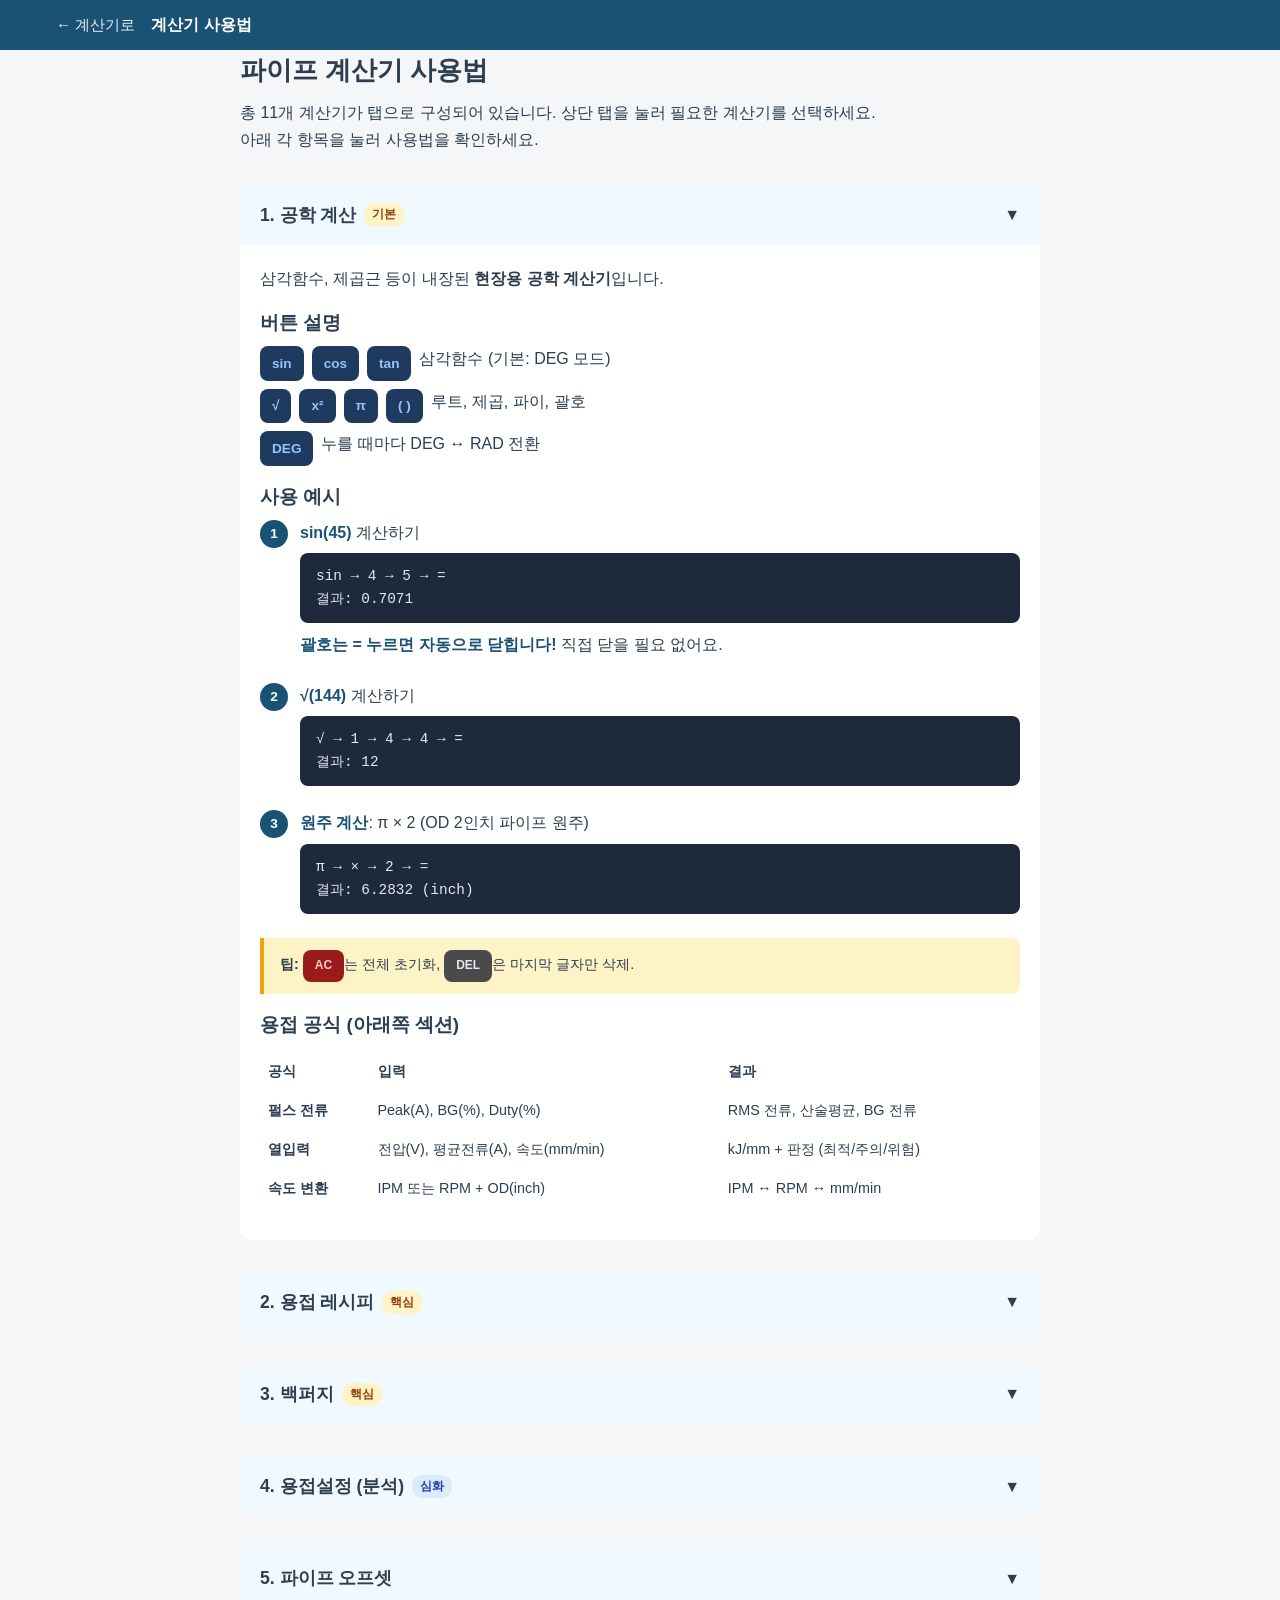
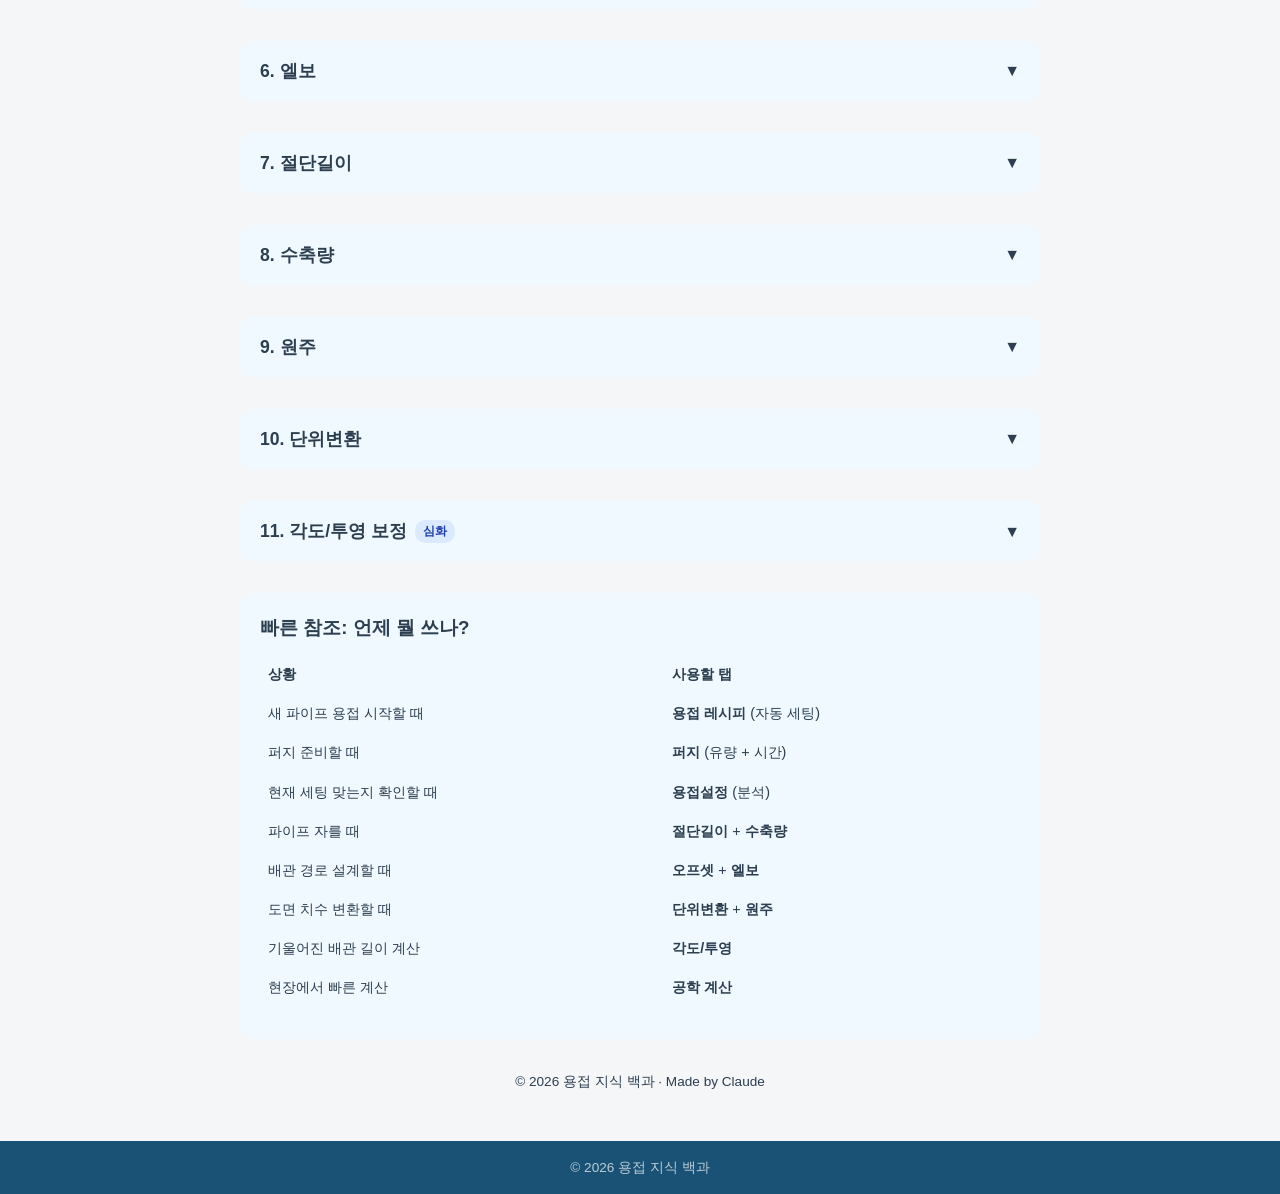
<file: calculator-guide.html>
<!DOCTYPE html>
<html lang="ko">
<head>
  <meta charset="UTF-8">
  <meta name="viewport" content="width=device-width, initial-scale=1.0">
  <title>계산기 사용법 - 용접 지식 백과</title>
  <link rel="stylesheet" href="css/style.css">
  <style>
    .guide { max-width: 800px; margin: 0 auto; padding-bottom: 3rem; }
    .guide h1 { font-size: 1.6rem; margin-bottom: 0.5rem; }
    .guide-intro { color: var(--text-muted); margin-bottom: 2rem; line-height: 1.7; }
    .guide-section {
      margin-bottom: 2rem;
      background: var(--color-bg-card, #fff);
      border: 1px solid var(--border);
      border-radius: 12px;
      overflow: hidden;
    }
    .guide-section__header {
      background: var(--color-bg-alt, #f0f9ff);
      padding: 1rem 1.25rem;
      border-bottom: 1px solid var(--border);
      cursor: pointer;
      display: flex;
      justify-content: space-between;
      align-items: center;
    }
    .guide-section__header:hover { background: var(--color-bg-hover, #e0f2fe); }
    .guide-section__header h2 {
      font-size: 1.1rem;
      margin: 0;
      display: flex;
      align-items: center;
      gap: 0.5rem;
    }
    .guide-section__header .tag {
      font-size: 0.75rem;
      padding: 2px 8px;
      border-radius: 10px;
      font-weight: 700;
    }
    .tag--essential { background: #fef3c7; color: #92400e; }
    .tag--advanced { background: #dbeafe; color: #1e40af; }
    .tag--new { background: #dcfce7; color: #166534; }
    .guide-section__body {
      padding: 1.25rem;
      display: none;
    }
    .guide-section.open .guide-section__body { display: block; }
    .guide-section__body p { margin-bottom: 0.5rem; line-height: 1.7; }
    .guide-step {
      display: flex;
      gap: 0.75rem;
      margin-bottom: 1rem;
      align-items: flex-start;
    }
    .guide-step__num {
      min-width: 28px; height: 28px;
      background: var(--color-primary, #2563eb);
      color: #fff;
      border-radius: 50%;
      display: flex; align-items: center; justify-content: center;
      font-size: 0.85rem; font-weight: 700;
      flex-shrink: 0;
    }
    .guide-step__text { flex: 1; }
    .guide-step__text strong { color: var(--color-primary, #2563eb); }
    .guide-example {
      background: #1e293b; color: #e2e8f0;
      padding: 0.75rem 1rem;
      border-radius: 8px;
      font-family: 'SF Mono', 'Menlo', monospace;
      font-size: 0.9rem;
      margin: 0.5rem 0;
      line-height: 1.6;
    }
    .guide-tip {
      background: #fef3c7;
      border-left: 4px solid #f59e0b;
      padding: 0.75rem 1rem;
      border-radius: 0 8px 8px 0;
      margin: 0.75rem 0;
      font-size: 0.9rem;
    }
    .guide-warn {
      background: #fee2e2;
      border-left: 4px solid #ef4444;
      padding: 0.75rem 1rem;
      border-radius: 0 8px 8px 0;
      margin: 0.75rem 0;
      font-size: 0.9rem;
    }
    .guide-table { width: 100%; border-collapse: collapse; font-size: 0.9rem; margin: 0.75rem 0; }
    .guide-table th { text-align: left; padding: 0.5rem; border-bottom: 2px solid var(--border); font-weight: 700; }
    .guide-table td { padding: 0.5rem; border-bottom: 1px solid var(--border); }
    .guide-table tr:hover td { background: var(--color-bg-alt, #f0f9ff); }
    .guide-btn-row { display: flex; gap: 0.5rem; flex-wrap: wrap; margin: 0.5rem 0; }
    .guide-btn {
      padding: 0.4rem 0.75rem;
      border-radius: 8px;
      font-size: 0.85rem;
      font-weight: 600;
      display: inline-block;
    }
    .btn-fn { background: #1e3a5f; color: #93c5fd; }
    .btn-num { background: #374151; color: #f1f5f9; }
    .btn-op { background: #78350f; color: #fcd34d; }
    .btn-eq { background: #16a34a; color: #fff; }
    .btn-ac { background: #991b1b; color: #fecaca; }
    @media (max-width: 480px) {
      .guide { padding: 0 0.5rem 3rem; }
    }
  </style>
</head>
<body>
  <header class="header header--detail">
    <div class="container header__nav">
      <a href="calculator.html" class="header__back">&larr; 계산기로</a>
      <span class="header__title-small">계산기 사용법</span>
    </div>
  </header>

  <main class="container">
    <div class="guide">
      <h1>파이프 계산기 사용법</h1>
      <p class="guide-intro">
        총 11개 계산기가 탭으로 구성되어 있습니다. 상단 탭을 눌러 필요한 계산기를 선택하세요.<br>
        아래 각 항목을 눌러 사용법을 확인하세요.
      </p>

      <!-- ── 1. 공학 계산기 ── -->
      <div class="guide-section open" id="guide-engcalc">
        <div class="guide-section__header" onclick="this.parentElement.classList.toggle('open')">
          <h2>1. 공학 계산 <span class="tag tag--essential">기본</span></h2>
          <span>&#9660;</span>
        </div>
        <div class="guide-section__body">
          <p>삼각함수, 제곱근 등이 내장된 <strong>현장용 공학 계산기</strong>입니다.</p>

          <h3 style="margin: 1rem 0 0.5rem;">버튼 설명</h3>
          <div class="guide-btn-row">
            <span class="guide-btn btn-fn">sin</span>
            <span class="guide-btn btn-fn">cos</span>
            <span class="guide-btn btn-fn">tan</span>
            <span>삼각함수 (기본: DEG 모드)</span>
          </div>
          <div class="guide-btn-row">
            <span class="guide-btn btn-fn">&radic;</span>
            <span class="guide-btn btn-fn">x&sup2;</span>
            <span class="guide-btn btn-fn">&pi;</span>
            <span class="guide-btn btn-fn">( )</span>
            <span>루트, 제곱, 파이, 괄호</span>
          </div>
          <div class="guide-btn-row">
            <span class="guide-btn btn-fn">DEG</span>
            <span>누를 때마다 DEG &harr; RAD 전환</span>
          </div>

          <h3 style="margin: 1rem 0 0.5rem;">사용 예시</h3>

          <div class="guide-step">
            <div class="guide-step__num">1</div>
            <div class="guide-step__text">
              <strong>sin(45)</strong> 계산하기
              <div class="guide-example">
                sin &rarr; 4 &rarr; 5 &rarr; =<br>
                결과: 0.7071
              </div>
              <p><strong>괄호는 = 누르면 자동으로 닫힙니다!</strong> 직접 닫을 필요 없어요.</p>
            </div>
          </div>

          <div class="guide-step">
            <div class="guide-step__num">2</div>
            <div class="guide-step__text">
              <strong>&radic;(144)</strong> 계산하기
              <div class="guide-example">
                &radic; &rarr; 1 &rarr; 4 &rarr; 4 &rarr; =<br>
                결과: 12
              </div>
            </div>
          </div>

          <div class="guide-step">
            <div class="guide-step__num">3</div>
            <div class="guide-step__text">
              <strong>원주 계산</strong>: &pi; &times; 2 (OD 2인치 파이프 원주)
              <div class="guide-example">
                &pi; &rarr; &times; &rarr; 2 &rarr; =<br>
                결과: 6.2832 (inch)
              </div>
            </div>
          </div>

          <div class="guide-tip">
            <strong>팁:</strong> <span class="guide-btn btn-ac" style="font-size:0.75rem">AC</span>는 전체 초기화, <span class="guide-btn" style="background:#4a4a4a;color:#e2e8f0;font-size:0.75rem">DEL</span>은 마지막 글자만 삭제.
          </div>

          <h3 style="margin: 1rem 0 0.5rem;">용접 공식 (아래쪽 섹션)</h3>
          <table class="guide-table">
            <tr>
              <th>공식</th>
              <th>입력</th>
              <th>결과</th>
            </tr>
            <tr>
              <td><strong>펄스 전류</strong></td>
              <td>Peak(A), BG(%), Duty(%)</td>
              <td>RMS 전류, 산술평균, BG 전류</td>
            </tr>
            <tr>
              <td><strong>열입력</strong></td>
              <td>전압(V), 평균전류(A), 속도(mm/min)</td>
              <td>kJ/mm + 판정 (최적/주의/위험)</td>
            </tr>
            <tr>
              <td><strong>속도 변환</strong></td>
              <td>IPM 또는 RPM + OD(inch)</td>
              <td>IPM &harr; RPM &harr; mm/min</td>
            </tr>
          </table>
        </div>
      </div>

      <!-- ── 2. 용접 레시피 ── -->
      <div class="guide-section" id="guide-recipe">
        <div class="guide-section__header" onclick="this.parentElement.classList.toggle('open')">
          <h2>2. 용접 레시피 <span class="tag tag--essential">핵심</span></h2>
          <span>&#9660;</span>
        </div>
        <div class="guide-section__body">
          <p><strong>파이프 사이즈와 벽두께만 선택</strong>하면 펄스 TIG 세팅을 자동 생성합니다.</p>

          <div class="guide-step">
            <div class="guide-step__num">1</div>
            <div class="guide-step__text">파이프 사이즈 선택 (예: 2" OD)</div>
          </div>
          <div class="guide-step">
            <div class="guide-step__num">2</div>
            <div class="guide-step__text">벽두께 선택 (자동으로 해당 사이즈 벽두께 목록 표시)</div>
          </div>
          <div class="guide-step">
            <div class="guide-step__num">3</div>
            <div class="guide-step__text">소재 선택 (304 BA / 316L BA)</div>
          </div>
          <div class="guide-step">
            <div class="guide-step__num">4</div>
            <div class="guide-step__text">용접 타입: <strong>맞대기(Butt)</strong> 또는 <strong>플랜지(Fillet)</strong></div>
          </div>
          <div class="guide-step">
            <div class="guide-step__num">5</div>
            <div class="guide-step__text"><strong>레시피 생성</strong> 버튼 클릭</div>
          </div>

          <p><strong>결과로 나오는 것:</strong></p>
          <table class="guide-table">
            <tr><td>Peak / BG / Duty / PPS</td><td>Dynasty 300에 바로 입력할 값</td></tr>
            <tr><td>RPM (최적 / 범위)</td><td>턴테이블 속도</td></tr>
            <tr><td>열입력</td><td>kJ/mm + 판정</td></tr>
            <tr><td>전극 / 용가재 / 가스</td><td>준비물 한눈에</td></tr>
          </table>

          <div class="guide-tip">
            <strong>원리:</strong> 1A/mil(0.001") 업계 표준 기반. OD 열용량 보정 자동 적용. 플랜지는 히트싱크 보상(x1.18) + 높은 Duty(70%).
          </div>
        </div>
      </div>

      <!-- ── 3. 퍼지 ── -->
      <div class="guide-section" id="guide-purge">
        <div class="guide-section__header" onclick="this.parentElement.classList.toggle('open')">
          <h2>3. 백퍼지 <span class="tag tag--essential">핵심</span></h2>
          <span>&#9660;</span>
        </div>
        <div class="guide-section__body">
          <p>파이프 사이즈 + 벽두께 + 길이만 넣으면 <strong>유량, 시간, 필요 가스량</strong>을 자동 계산.</p>

          <div class="guide-step">
            <div class="guide-step__num">1</div>
            <div class="guide-step__text">파이프 사이즈 선택</div>
          </div>
          <div class="guide-step">
            <div class="guide-step__num">2</div>
            <div class="guide-step__text">벽 두께 입력 (mm 또는 inch)</div>
          </div>
          <div class="guide-step">
            <div class="guide-step__num">3</div>
            <div class="guide-step__text">퍼지 구간 길이 입력 (끝~끝 거리)</div>
          </div>

          <p><strong>결과로 나오는 것:</strong></p>
          <table class="guide-table">
            <tr><td>퍼지 시간</td><td>산소 10ppm 도달까지 필요한 시간</td></tr>
            <tr><td>Dwyer 플로미터 설정</td><td>초기 퍼지 SCFH + 용접 중 SCFH</td></tr>
            <tr><td>입/출 벤트 추천</td><td>벤트 사이즈 + 위치 (하부 입구, 상부 출구)</td></tr>
            <tr><td>산소 농도 변화표</td><td>시간별 예상 O₂ ppm</td></tr>
          </table>

          <div class="guide-warn">
            <strong>중요:</strong> 계산값은 이론치입니다. 반드시 산소 분석기로 <strong>10ppm 이하</strong> 확인 후 용접 시작하세요.
          </div>
        </div>
      </div>

      <!-- ── 4. 용접설정 ── -->
      <div class="guide-section" id="guide-weldparam">
        <div class="guide-section__header" onclick="this.parentElement.classList.toggle('open')">
          <h2>4. 용접설정 (분석) <span class="tag tag--advanced">심화</span></h2>
          <span>&#9660;</span>
        </div>
        <div class="guide-section__body">
          <p><strong>현재 쓰고 있는 설정값</strong>을 입력하면 업계 표준과 비교 분석해줍니다.</p>
          <p>레시피가 "자동 추천"이라면, 용접설정은 "<strong>내 설정 진단</strong>"입니다.</p>

          <div class="guide-step">
            <div class="guide-step__num">1</div>
            <div class="guide-step__text">용접 타입 선택 (맞대기 / 플랜지)</div>
          </div>
          <div class="guide-step">
            <div class="guide-step__num">2</div>
            <div class="guide-step__text">파이프 사이즈 + 벽 두께 입력</div>
          </div>
          <div class="guide-step">
            <div class="guide-step__num">3</div>
            <div class="guide-step__text">현재 사용 중인 Peak, BG%, PPS, Duty, 전압 입력</div>
          </div>
          <div class="guide-step">
            <div class="guide-step__num">4</div>
            <div class="guide-step__text">턴테이블 RPM 입력 (선택 - 넣으면 열입력도 분석)</div>
          </div>

          <p><strong>결과:</strong> 내 설정 vs 추천 비교표 + OK/높음/낮음 판정 + 조정 가이드</p>
        </div>
      </div>

      <!-- ── 5. 오프셋 ── -->
      <div class="guide-section" id="guide-offset">
        <div class="guide-section__header" onclick="this.parentElement.classList.toggle('open')">
          <h2>5. 파이프 오프셋</h2>
          <span>&#9660;</span>
        </div>
        <div class="guide-section__body">
          <p>파이프 높이를 변경할 때 <strong>Travel</strong>(사선 길이)과 <strong>Run</strong>(수평 거리)을 계산.</p>

          <div class="guide-step">
            <div class="guide-step__num">1</div>
            <div class="guide-step__text">각도 선택 (45도가 가장 일반적)</div>
          </div>
          <div class="guide-step">
            <div class="guide-step__num">2</div>
            <div class="guide-step__text">Set (높이차) 입력</div>
          </div>

          <div class="guide-example">
            45도, Set 6" &rarr; Travel = 8.485", Run = 6"
          </div>

          <div class="guide-tip">
            <strong>공식:</strong> Travel = Set / sin(&theta;), Run = Set / tan(&theta;)<br>
            45도 오프셋이면 Travel = Set &times; 1.414, Run = Set (같음)
          </div>
        </div>
      </div>

      <!-- ── 6. 엘보 ── -->
      <div class="guide-section" id="guide-elbow">
        <div class="guide-section__header" onclick="this.parentElement.classList.toggle('open')">
          <h2>6. 엘보</h2>
          <span>&#9660;</span>
        </div>
        <div class="guide-section__body">
          <p>두 가지 기능이 있습니다:</p>

          <h3 style="margin: 0.5rem 0;">A. 기성품 엘보 테이크아웃</h3>
          <p>파이프 사이즈 + 엘보 타입(90LR/90SR/45LR) 선택 &rarr; <strong>테이크아웃(중심~끝 거리)</strong> 표시</p>

          <div class="guide-tip">
            도면의 C-C 치수에서 양쪽 테이크아웃을 빼면 = 파이프 절단 길이
          </div>

          <h3 style="margin: 0.75rem 0;">B. 탄젠트 엘보 (직관 제작)</h3>
          <p>직관 파이프로 엘보를 만들 때 <strong>절단 각도</strong>와 <strong>마킹 치수</strong>를 계산.</p>
          <p>파이프 사이즈 + 회전 각도 + 피스 수 선택 &rarr; 절단 각도 + 마킹 거리</p>
        </div>
      </div>

      <!-- ── 7. 절단길이 ── -->
      <div class="guide-section" id="guide-cutlength">
        <div class="guide-section__header" onclick="this.parentElement.classList.toggle('open')">
          <h2>7. 절단길이</h2>
          <span>&#9660;</span>
        </div>
        <div class="guide-section__body">
          <p>도면 치수에서 피팅 허용량과 용접 수축을 빼서 <strong>실제 절단 길이</strong>를 계산.</p>

          <div class="guide-example">
            도면 전체 = 24" - 피팅 허용량 3" - 수축(2mm &times; 2개소) = 20.843"
          </div>

          <div class="guide-tip">
            수축량은 mm로 입력합니다. 전체 길이가 inch면 자동 변환됩니다.
          </div>
        </div>
      </div>

      <!-- ── 8. 수축량 ── -->
      <div class="guide-section" id="guide-shrinkage">
        <div class="guide-section__header" onclick="this.parentElement.classList.toggle('open')">
          <h2>8. 수축량</h2>
          <span>&#9660;</span>
        </div>
        <div class="guide-section__body">
          <p>파이프 사이즈 + 용접 개소 수 &rarr; <strong>총 수축량</strong> (mm / inch)</p>
          <p>고순도 SST TIG 기준 데이터 사용. 실제 값은 전류/패스 수에 따라 달라질 수 있습니다.</p>
        </div>
      </div>

      <!-- ── 9. 원주 ── -->
      <div class="guide-section" id="guide-circumference">
        <div class="guide-section__header" onclick="this.parentElement.classList.toggle('open')">
          <h2>9. 원주</h2>
          <span>&#9660;</span>
        </div>
        <div class="guide-section__body">
          <p>외경(OD) 입력 &rarr; <strong>원주</strong>(&pi; &times; OD)와 <strong>반원주</strong> 계산. 마킹/래핑 템플릿에 활용.</p>
        </div>
      </div>

      <!-- ── 10. 단위변환 ── -->
      <div class="guide-section" id="guide-convert">
        <div class="guide-section__header" onclick="this.parentElement.classList.toggle('open')">
          <h2>10. 단위변환</h2>
          <span>&#9660;</span>
        </div>
        <div class="guide-section__body">
          <p><strong>inch &harr; mm</strong> 실시간 변환. 숫자를 입력하면 즉시 반대쪽이 변환됩니다.</p>
          <p>하단에 <strong>자주 쓰는 분수 inch</strong> 버튼이 있어요. 클릭하면 바로 변환됩니다.</p>
          <p>예: <span class="guide-btn btn-num" style="font-size:0.8rem">1/8</span> 클릭 &rarr; 0.125" = 3.175mm</p>
        </div>
      </div>

      <!-- ── 11. 각도/투영 ── -->
      <div class="guide-section" id="guide-tolerance">
        <div class="guide-section__header" onclick="this.parentElement.classList.toggle('open')">
          <h2>11. 각도/투영 보정 <span class="tag tag--advanced">심화</span></h2>
          <span>&#9660;</span>
        </div>
        <div class="guide-section__body">
          <p>도면 치수가 투영(수평/수직)인 경우, <strong>실제 파이프 길이</strong>를 계산합니다.</p>
          <p>각도 편차를 추가 입력하면 <strong>허용 오차 범위</strong>도 분석합니다.</p>

          <div class="guide-step">
            <div class="guide-step__num">1</div>
            <div class="guide-step__text">도면 치수(길이)와 각도 입력</div>
          </div>
          <div class="guide-step">
            <div class="guide-step__num">2</div>
            <div class="guide-step__text">(선택) 각도 편차 입력 &rarr; 오차 분석 추가</div>
          </div>

          <div class="guide-example">
            45도, 2.30" &rarr; 높이: 1.626", 수평: 1.626"<br>
            편차 &plusmn;1도 입력 &rarr; 높이 차이 0.028" (0.03" 이내 OK)
          </div>
        </div>
      </div>

      <!-- ── 빠른 참조 ── -->
      <div style="margin-top: 2rem; background: var(--color-bg-alt, #f0f9ff); padding: 1.25rem; border-radius: 12px;">
        <h3 style="margin-bottom: 0.75rem;">빠른 참조: 언제 뭘 쓰나?</h3>
        <table class="guide-table">
          <tr><th>상황</th><th>사용할 탭</th></tr>
          <tr><td>새 파이프 용접 시작할 때</td><td><strong>용접 레시피</strong> (자동 세팅)</td></tr>
          <tr><td>퍼지 준비할 때</td><td><strong>퍼지</strong> (유량 + 시간)</td></tr>
          <tr><td>현재 세팅 맞는지 확인할 때</td><td><strong>용접설정</strong> (분석)</td></tr>
          <tr><td>파이프 자를 때</td><td><strong>절단길이</strong> + <strong>수축량</strong></td></tr>
          <tr><td>배관 경로 설계할 때</td><td><strong>오프셋</strong> + <strong>엘보</strong></td></tr>
          <tr><td>도면 치수 변환할 때</td><td><strong>단위변환</strong> + <strong>원주</strong></td></tr>
          <tr><td>기울어진 배관 길이 계산</td><td><strong>각도/투영</strong></td></tr>
          <tr><td>현장에서 빠른 계산</td><td><strong>공학 계산</strong></td></tr>
        </table>
      </div>

      <p style="text-align: center; margin-top: 2rem; color: var(--text-muted); font-size: 0.85rem;">
        &copy; 2026 용접 지식 백과 &middot; Made by Claude
      </p>
    </div>
  </main>

  <footer class="footer">
    <div class="container">&copy; 2026 용접 지식 백과</div>
  </footer>
</body>
</html>
</file>
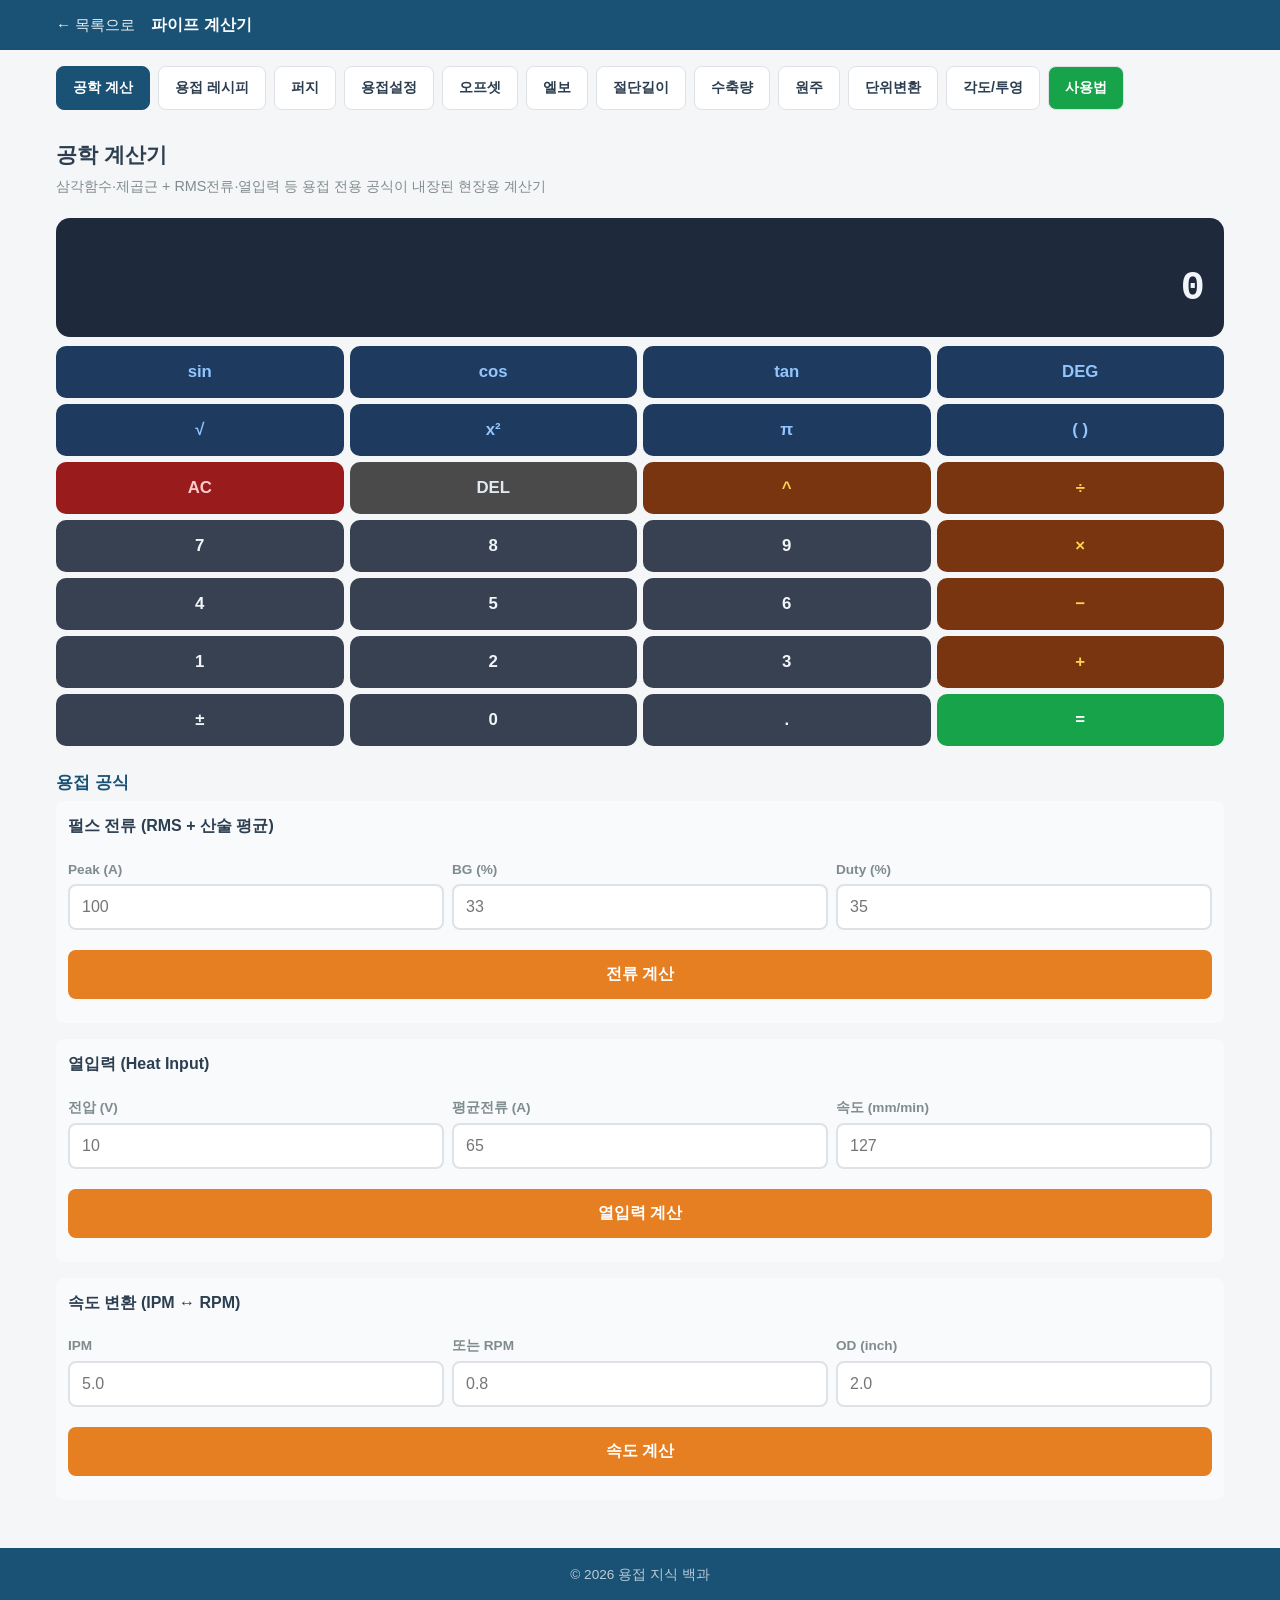
<file: calculator.html>
<!DOCTYPE html>
<html lang="ko">
<head>
  <meta charset="UTF-8">
  <meta name="viewport" content="width=device-width, initial-scale=1.0">
  <title>파이프 계산기 - 용접 지식 백과</title>
  <link rel="stylesheet" href="css/style.css">
</head>
<body>
  <header class="header header--detail">
    <div class="container header__nav">
      <a href="index.html" class="header__back">&larr; 목록으로</a>
      <span class="header__title-small">파이프 계산기</span>
    </div>
  </header>

  <main class="container">
    <div class="calc-page">
      <!-- 계산기 탭 (자주 쓰는 순) -->
      <nav class="calc-tabs" id="calcTabs">
        <button class="calc-tab calc-tab--active" data-calc="engcalc">공학 계산</button>
        <button class="calc-tab" data-calc="recipe">용접 레시피</button>
        <button class="calc-tab" data-calc="purge">퍼지</button>
        <button class="calc-tab" data-calc="weldparam">용접설정</button>
        <button class="calc-tab" data-calc="offset">오프셋</button>
        <button class="calc-tab" data-calc="elbow">엘보</button>
        <button class="calc-tab" data-calc="cutlength">절단길이</button>
        <button class="calc-tab" data-calc="shrinkage">수축량</button>
        <button class="calc-tab" data-calc="circumference">원주</button>
        <button class="calc-tab" data-calc="convert">단위변환</button>
        <button class="calc-tab" data-calc="tolerance">각도/투영</button>
        <a href="calculator-guide.html" class="calc-tab" style="text-decoration:none; background:#16a34a; color:#fff; font-weight:700;">사용법</a>
      </nav>

      <!-- 1. 파이프 오프셋 -->
      <section class="calc-panel" id="panel-offset">
        <h2 class="calc-panel__title">파이프 오프셋 계산</h2>
        <p class="calc-panel__desc">각도와 높이차(Set)를 입력하면 Travel과 Run을 계산합니다.</p>

        <div class="calc-form">
          <div class="calc-field">
            <label class="calc-label">각도</label>
            <select class="calc-select" id="offsetAngle">
              <option value="11.25">11.25°</option>
              <option value="22.5">22.5°</option>
              <option value="30">30°</option>
              <option value="45" selected>45°</option>
              <option value="60">60°</option>
            </select>
          </div>
          <div class="calc-field">
            <label class="calc-label">Set (높이차)</label>
            <div class="calc-input-group">
              <input type="number" class="calc-input" id="offsetSet" inputmode="decimal" placeholder="0.00" step="any">
              <select class="calc-unit-select" id="offsetUnit">
                <option value="inch">inch</option>
                <option value="mm">mm</option>
              </select>
            </div>
          </div>
          <button class="calc-btn" onclick="Calculator.calcOffset()">계산</button>
        </div>

        <div class="calc-result" id="result-offset"></div>

        <details class="calc-formula">
          <summary>공식 보기</summary>
          <div class="calc-formula__content">
            <p><strong>Travel</strong> = Set / sin(θ)</p>
            <p><strong>Run</strong> = Set / tan(θ)</p>
            <p class="calc-formula__tip">45° 오프셋: Travel = Set × 1.414, Run = Set</p>
          </div>
        </details>
      </section>

      <!-- 2. 엘보 테이크아웃 -->
      <section class="calc-panel" id="panel-elbow">
        <h2 class="calc-panel__title">엘보 계산</h2>

        <!-- 2-1. 기성품 엘보 -->
        <h3 class="calc-panel__subtitle">기성품 엘보 테이크아웃</h3>
        <p class="calc-panel__desc">테이크아웃 = 중심~끝 거리. 도면 C-C 치수에서 양쪽 테이크아웃을 빼면 파이프 절단 길이.</p>

        <div class="calc-form">
          <div class="calc-field">
            <label class="calc-label">파이프 사이즈</label>
            <select class="calc-select" id="elbowSize"></select>
          </div>
          <div class="calc-field">
            <label class="calc-label">엘보 타입</label>
            <select class="calc-select" id="elbowType">
              <option value="90LR">90° Long Radius</option>
              <option value="90SR">90° Short Radius</option>
              <option value="45LR">45° Long Radius</option>
            </select>
          </div>
          <button class="calc-btn" onclick="Calculator.calcElbow()">계산</button>
        </div>

        <div class="calc-result" id="result-elbow"></div>

        <!-- 2-2. 탄젠트 엘보 (직관 제작) -->
        <div style="margin-top: 1.5rem; border-top: 2px solid var(--border); padding-top: 1.25rem;">
          <h3 class="calc-panel__subtitle">탄젠트 엘보 (직관 제작)</h3>
          <p class="calc-panel__desc">직관 파이프를 마이터 절단하여 엘보를 제작할 때 절단 각도와 마킹 치수를 계산합니다.</p>

          <div class="calc-form">
            <div class="calc-field">
              <label class="calc-label">파이프 사이즈</label>
              <select class="calc-select" id="tangentSize"></select>
            </div>
            <div class="calc-field">
              <label class="calc-label">회전 각도</label>
              <select class="calc-select" id="tangentAngle">
                <option value="90" selected>90°</option>
                <option value="45">45°</option>
                <option value="30">30°</option>
                <option value="60">60°</option>
              </select>
            </div>
            <div class="calc-field">
              <label class="calc-label">피스 수</label>
              <select class="calc-select" id="tangentPieces">
                <option value="2" selected>2-piece (1 용접)</option>
                <option value="3">3-piece (2 용접)</option>
              </select>
            </div>
            <button class="calc-btn" onclick="Calculator.calcTangentElbow()">계산</button>
          </div>

          <div class="calc-result" id="result-tangent"></div>
        </div>

        <details class="calc-formula">
          <summary>공식 보기</summary>
          <div class="calc-formula__content">
            <p><strong>기성품 90° LR</strong>: 테이크아웃 = NPS × 1.5</p>
            <p><strong>기성품 90° SR</strong>: 테이크아웃 = NPS × 1.0</p>
            <p><strong>기성품 45° LR</strong>: 테이크아웃 = NPS × 0.625</p>
            <hr style="margin: 0.5rem 0; border-color: var(--border);">
            <p><strong>탄젠트 절단 각도</strong> = 회전각도 / (2 × 용접수)</p>
            <p><strong>파이프 마킹</strong> = OD × tan(절단각도)</p>
            <p class="calc-formula__tip">2-piece 90°: 45° 절단, 마킹 = OD. 3-piece 90°: 22.5° 절단, 마킹 = OD × 0.414</p>
          </div>
        </details>
      </section>

      <!-- 3. 절단 길이 -->
      <section class="calc-panel" id="panel-cutlength">
        <h2 class="calc-panel__title">튜빙 절단 길이</h2>
        <p class="calc-panel__desc">도면 치수에서 피팅 허용량과 용접 수축을 빼고 실제 절단 길이를 계산합니다.</p>

        <div class="calc-form">
          <div class="calc-field">
            <label class="calc-label">도면 전체 길이</label>
            <div class="calc-input-group">
              <input type="number" class="calc-input" id="cutTotal" inputmode="decimal" placeholder="0.00" step="any">
              <select class="calc-unit-select" id="cutUnit">
                <option value="inch">inch</option>
                <option value="mm">mm</option>
              </select>
            </div>
          </div>
          <div class="calc-field">
            <label class="calc-label">피팅 허용량 (양쪽 합계)</label>
            <input type="number" class="calc-input" id="cutFitting" inputmode="decimal" placeholder="0.00" step="any">
          </div>
          <div class="calc-field">
            <label class="calc-label">용접 개소 수</label>
            <input type="number" class="calc-input" id="cutWelds" inputmode="numeric" placeholder="2" value="2">
          </div>
          <div class="calc-field">
            <label class="calc-label">1개소당 수축량</label>
            <input type="number" class="calc-input" id="cutShrinkage" inputmode="decimal" placeholder="2.0" value="2.0" step="any">
            <span class="calc-hint">mm</span>
          </div>
          <button class="calc-btn" onclick="Calculator.calcCutLength()">계산</button>
        </div>

        <div class="calc-result" id="result-cutlength"></div>

        <details class="calc-formula">
          <summary>공식 보기</summary>
          <div class="calc-formula__content">
            <p><strong>절단 길이</strong> = 전체 길이 - 피팅 허용량 - (수축량 × 용접 수)</p>
            <p class="calc-formula__tip">수축량은 단위에 주의. 전체 길이가 inch면 수축량도 inch로 변환됩니다.</p>
          </div>
        </details>
      </section>

      <!-- 4. 파이프 원주 -->
      <section class="calc-panel" id="panel-circumference">
        <h2 class="calc-panel__title">파이프 원주</h2>
        <p class="calc-panel__desc">외경(OD)을 입력하면 원주와 반원주를 계산합니다. 마킹/래핑 템플릿용.</p>

        <div class="calc-form">
          <div class="calc-field">
            <label class="calc-label">외경 (OD)</label>
            <div class="calc-input-group">
              <input type="number" class="calc-input" id="circOD" inputmode="decimal" placeholder="0.00" step="any">
              <select class="calc-unit-select" id="circUnit">
                <option value="inch">inch</option>
                <option value="mm">mm</option>
              </select>
            </div>
          </div>
          <button class="calc-btn" onclick="Calculator.calcCircumference()">계산</button>
        </div>

        <div class="calc-result" id="result-circumference"></div>

        <details class="calc-formula">
          <summary>공식 보기</summary>
          <div class="calc-formula__content">
            <p><strong>원주</strong> = π × OD</p>
            <p><strong>반원주</strong> = π × OD / 2</p>
          </div>
        </details>
      </section>

      <!-- 5. 용접 수축량 -->
      <section class="calc-panel" id="panel-shrinkage">
        <h2 class="calc-panel__title">용접 수축량</h2>
        <p class="calc-panel__desc">파이프 사이즈와 용접 개소 수를 입력하면 총 수축량을 계산합니다.</p>

        <div class="calc-form">
          <div class="calc-field">
            <label class="calc-label">파이프 사이즈 (OD)</label>
            <select class="calc-select" id="shrinkageSize"></select>
          </div>
          <div class="calc-field">
            <label class="calc-label">용접 개소 수</label>
            <input type="number" class="calc-input" id="shrinkageWelds" inputmode="numeric" placeholder="1" value="1">
          </div>
          <button class="calc-btn" onclick="Calculator.calcShrinkage()">계산</button>
        </div>

        <div class="calc-result" id="result-shrinkage"></div>

        <details class="calc-formula">
          <summary>공식 보기</summary>
          <div class="calc-formula__content">
            <p><strong>총 수축량</strong> = 1개소 수축량 × 용접 개소 수</p>
            <p class="calc-formula__tip">고순도 SST TIG 기준. 실제 값은 전류/패스 수/갭에 따라 달라짐.</p>
          </div>
        </details>
      </section>

      <!-- 6. 단위 변환 -->
      <section class="calc-panel" id="panel-convert">
        <h2 class="calc-panel__title">단위 변환</h2>
        <p class="calc-panel__desc">inch ↔ mm 상호 변환. 분수 inch도 지원합니다.</p>

        <div class="calc-form">
          <div class="calc-field">
            <label class="calc-label">inch</label>
            <input type="number" class="calc-input" id="convertInch" inputmode="decimal" placeholder="0.00" step="any" oninput="Calculator.convertFromInch()">
          </div>
          <div class="calc-field">
            <label class="calc-label">mm</label>
            <input type="number" class="calc-input" id="convertMm" inputmode="decimal" placeholder="0.00" step="any" oninput="Calculator.convertFromMm()">
          </div>
        </div>

        <div class="calc-result" id="result-convert"></div>

        <div class="calc-fraction-grid" id="fractionGrid">
          <p class="calc-label" style="grid-column: 1/-1; margin-bottom: 0.25rem;">자주 쓰는 분수 inch</p>
        </div>

        <details class="calc-formula">
          <summary>공식 보기</summary>
          <div class="calc-formula__content">
            <p><strong>mm</strong> = inch × 25.4</p>
            <p><strong>inch</strong> = mm / 25.4</p>
          </div>
        </details>
      </section>

      <!-- 7. 각도 편차 -->
      <section class="calc-panel" id="panel-tolerance">
        <h2 class="calc-panel__title">각도 / 투영 보정</h2>
        <p class="calc-panel__desc">도면 치수와 각도를 입력하면 실제 파이프 컷팅 길이를 계산합니다. 각도 편차를 추가 입력하면 오차 영향도 함께 분석합니다.</p>

        <div class="calc-form">
          <div class="calc-field">
            <label class="calc-label">도면 치수 (길이)</label>
            <div class="calc-input-group">
              <input type="number" class="calc-input" id="tolLength" inputmode="decimal" placeholder="2.30" step="any">
              <select class="calc-unit-select" id="tolUnit">
                <option value="inch">inch</option>
                <option value="mm">mm</option>
              </select>
            </div>
          </div>
          <div class="calc-field">
            <label class="calc-label">각도</label>
            <select class="calc-select" id="tolAngle">
              <option value="6">6°</option>
              <option value="10">10°</option>
              <option value="22.5">22.5°</option>
              <option value="30">30°</option>
              <option value="45" selected>45°</option>
              <option value="60">60°</option>
              <option value="90">90° (직각)</option>
            </select>
          </div>
          <div class="calc-field">
            <label class="calc-label">각도 편차 (±) <span style="color:var(--text-muted); font-weight:normal;">— 선택 입력</span></label>
            <div class="calc-input-group">
              <input type="number" class="calc-input" id="tolDeviation" inputmode="decimal" placeholder="비워두면 투영만 계산" step="any">
              <span class="calc-hint" style="padding: 0.5rem;">°</span>
            </div>
          </div>
          <button class="calc-btn" onclick="Calculator.calcTolerance()">계산</button>
        </div>

        <div class="calc-result" id="result-tolerance"></div>

        <details class="calc-formula">
          <summary>공식 보기</summary>
          <div class="calc-formula__content">
            <p><strong>투영 보정</strong>: 실제 파이프 = 도면치수 / cos(θ) (수평 투영일 때)</p>
            <p><strong>높이</strong> = 파이프길이 × sin(θ)</p>
            <p><strong>수평거리</strong> = 파이프길이 × cos(θ)</p>
            <p><strong>높이 변화</strong> = 길이 × |sin(θ±δ) - sin(θ)| (편차 입력 시)</p>
            <p class="calc-formula__tip">6°에서 2.30" → 차이 0.013" (직선 OK). 45°에서 12.97" → 직선으로 자르면 5.37" 차이!</p>
          </div>
        </details>
      </section>
      <!-- 8. 파이프 용접 레시피 (자동) -->
      <section class="calc-panel" id="panel-recipe">
        <h2 class="calc-panel__title">파이프 용접 레시피</h2>
        <p class="calc-panel__desc">파이프 번호와 벽두께만 선택하면 1A/mil 기준 펄스 TIG 세팅을 자동 생성합니다.</p>

        <div class="calc-form">
          <div class="calc-field">
            <label class="calc-label">파이프 사이즈</label>
            <select class="calc-select" id="autoSize" onchange="Calculator._updateAutoWall()"></select>
          </div>
          <div class="calc-field">
            <label class="calc-label">벽두께</label>
            <select class="calc-select" id="autoWall"></select>
          </div>
          <div class="calc-field">
            <label class="calc-label">소재</label>
            <select class="calc-select" id="autoMaterial">
              <option value="304">304 BA</option>
              <option value="316l">316L BA</option>
            </select>
          </div>
          <div class="calc-field">
            <label class="calc-label">용접 타입</label>
            <div style="display:flex; gap:0.5rem;">
              <button type="button" class="calc-tab calc-tab--active" id="autoTypeButt" onclick="Calculator._setAutoType('butt')" style="flex:1; padding:0.5rem; font-size:0.9rem;">맞대기 (Butt)</button>
              <button type="button" class="calc-tab" id="autoTypeFlange" onclick="Calculator._setAutoType('flange')" style="flex:1; padding:0.5rem; font-size:0.9rem;">플랜지 (Fillet)</button>
            </div>
          </div>
          <button class="calc-btn" onclick="Calculator.calcAutoParam()">레시피 생성</button>
        </div>

        <div class="calc-result" id="result-autoparam"></div>

        <details class="calc-formula">
          <summary>공식 보기</summary>
          <div class="calc-formula__content">
            <p><strong>전류 기준</strong>: 1A/mil (0.001"당 1A) — Pro-Fusion 업계 표준</p>
            <p><strong>이송속도</strong>: 맞대기 4~7 IPM (평균 5), 플랜지 6~12 IPM</p>
            <p><strong>펄스</strong>: 맞대기 D35% / BG33%, 플랜지 D70% / BG50%</p>
            <p><strong>OD 보정</strong> = (현재 단면적 / 기준 단면적)^0.15</p>
            <p><strong>Peak</strong> = 목표RMS / √(Duty + BG²×(1-Duty))</p>
            <p class="calc-formula__tip">기준 파이프: 3" OD × 0.065" wall (보정 계수 1.0)</p>
          </div>
        </details>
      </section>

      <!-- 9. 용접 파라미터 (펄스 TIG) -->
      <section class="calc-panel" id="panel-weldparam">
        <h2 class="calc-panel__title">용접 파라미터 (펄스 TIG)</h2>
        <p class="calc-panel__desc">펄스 TIG 설정값으로 열입력을 계산하고, STS 열변형을 최소화하는 턴테이블 RPM을 추천합니다.</p>

        <div class="calc-form">
          <h3 class="calc-panel__subtitle">용접 타입</h3>
          <div class="calc-field">
            <div style="display:flex; gap:0.5rem;">
              <button type="button" class="calc-tab calc-tab--active" id="weldTypeButt" onclick="Calculator._setWeldType('butt')" style="flex:1; padding:0.5rem; font-size:0.9rem;">맞대기 (Butt)</button>
              <button type="button" class="calc-tab" id="weldTypeFlange" onclick="Calculator._setWeldType('flange')" style="flex:1; padding:0.5rem; font-size:0.9rem;">플랜지 (Fillet)</button>
            </div>
          </div>

          <h3 class="calc-panel__subtitle">파이프 정보</h3>
          <div class="calc-field">
            <label class="calc-label">파이프 사이즈</label>
            <select class="calc-select" id="weldSize"></select>
          </div>
          <div class="calc-field">
            <label class="calc-label">벽 두께</label>
            <div class="calc-input-group">
              <input type="number" class="calc-input" id="weldWall" inputmode="decimal" placeholder="1.65" step="any">
              <select class="calc-select" id="weldWallUnit" style="width:auto; min-width:60px; padding:0.4rem;">
                <option value="mm">mm</option>
                <option value="inch">inch</option>
              </select>
            </div>
          </div>

          <h3 class="calc-panel__subtitle" style="margin-top: 1rem;">펄스 설정 (Dynasty 300)</h3>
          <div class="calc-field">
            <label class="calc-label">피크 전류 (Peak)</label>
            <div class="calc-input-group">
              <input type="number" class="calc-input" id="weldPeak" inputmode="decimal" placeholder="80" step="any">
              <span class="calc-hint" style="padding: 0.5rem;">A</span>
            </div>
          </div>
          <div class="calc-field">
            <label class="calc-label">백그라운드 전류 (BG)</label>
            <div class="calc-input-group">
              <input type="number" class="calc-input" id="weldBG" inputmode="decimal" placeholder="25" step="any">
              <span class="calc-hint" style="padding: 0.5rem;">%</span>
            </div>
          </div>
          <div class="calc-field">
            <label class="calc-label">펄스 주파수 (PPS)</label>
            <div class="calc-input-group">
              <input type="number" class="calc-input" id="weldPPS" inputmode="decimal" placeholder="1" value="1" step="any">
              <span class="calc-hint" style="padding: 0.5rem;">Hz</span>
            </div>
          </div>
          <div class="calc-field">
            <label class="calc-label">피크 비율 (Duty)</label>
            <div class="calc-input-group">
              <input type="number" class="calc-input" id="weldDuty" inputmode="decimal" placeholder="50" value="50" step="any">
              <span class="calc-hint" style="padding: 0.5rem;">%</span>
            </div>
          </div>
          <div class="calc-field">
            <label class="calc-label">전압</label>
            <div class="calc-input-group">
              <input type="number" class="calc-input" id="weldVolt" inputmode="decimal" placeholder="8" value="8" step="any">
              <span class="calc-hint" style="padding: 0.5rem;">V</span>
            </div>
          </div>

          <h3 class="calc-panel__subtitle" style="margin-top: 1rem;">턴테이블</h3>
          <div class="calc-field">
            <label class="calc-label">턴테이블 RPM <span style="color:var(--text-muted); font-weight:normal;">— 비워두면 권장 RPM만 표시</span></label>
            <div class="calc-input-group">
              <input type="number" class="calc-input" id="weldRPM" inputmode="decimal" placeholder="비워두면 자동 추천" step="any">
              <span class="calc-hint" style="padding: 0.5rem;">RPM</span>
            </div>
          </div>

          <button class="calc-btn" onclick="Calculator.calcWeldParam()">계산</button>
        </div>

        <div class="calc-result" id="result-weldparam"></div>

        <details class="calc-formula">
          <summary>공식 보기</summary>
          <div class="calc-formula__content">
            <p><strong>BG 전류</strong> = Peak × BG%</p>
            <p><strong>용접기 평균 (RMS)</strong> = √(Peak² × Duty% + BG² × (1-Duty%)) — Dynasty 300 디스플레이</p>
            <p><strong>이론 산술 평균</strong> = Peak × Duty% + BG전류 × (100-Duty%) — 열입력 계산용</p>
            <p><strong>이동 속도</strong> = RPM × π × OD (mm/min)</p>
            <p><strong>열입력</strong> = (V × I_avg × 60) / Speed (J/mm)</p>
            <p><strong>리플 간격</strong> = 이동속도(mm/s) / PPS</p>
            <p><strong>OD 보정</strong> = (현재 단면적 / 기준 단면적)^0.15 — 열용량 차이 보정</p>
            <p class="calc-formula__tip"><strong>맞대기</strong>: 완전 용입. 1A/mil(RMS) × OD 보정. Duty 35%, BG 33%.</p>
            <p class="calc-formula__tip"><strong>플랜지</strong>: 표면 필렛. 히트싱크 보상 ×1.18. Duty 70%, BG 50%. 낮은 Peak로 파이프 번스루 방지.</p>
            <p class="calc-formula__tip">STS 열변형 기준: 0.5 kJ/mm 이하 권장. 1.0 kJ/mm 초과 시 변형 위험.</p>
          </div>
        </details>
      </section>
      <!-- 9. 퍼지 계산 -->
      <section class="calc-panel" id="panel-purge">
        <h2 class="calc-panel__title">백퍼지 계산</h2>
        <p class="calc-panel__desc">파이프 사이즈와 길이만 입력하면 적정 유량, 퍼지 시간, 필요 가스량을 자동 계산합니다. (LOD BA 10ppm 기준)</p>

        <div class="calc-form">
          <div class="calc-field">
            <label class="calc-label">파이프 사이즈</label>
            <select class="calc-select" id="purgeSize"></select>
          </div>
          <div class="calc-field">
            <label class="calc-label">벽 두께</label>
            <div class="calc-input-group">
              <input type="number" class="calc-input" id="purgeWall" inputmode="decimal" placeholder="1.65" step="any">
              <select class="calc-select" id="purgeWallUnit" style="width:auto; min-width:60px; padding:0.4rem;">
                <option value="mm">mm</option>
                <option value="inch">inch</option>
              </select>
            </div>
          </div>
          <div class="calc-field">
            <label class="calc-label">퍼지 구간 길이 (끝~끝)</label>
            <div class="calc-input-group">
              <input type="number" class="calc-input" id="purgeLength" inputmode="decimal" placeholder="500" step="any">
              <select class="calc-select" id="purgeLengthUnit" style="width:auto; min-width:60px; padding:0.4rem;">
                <option value="mm">mm</option>
                <option value="inch">inch</option>
              </select>
            </div>
          </div>
          <button class="calc-btn" onclick="Calculator.calcPurge()">계산</button>
        </div>

        <div class="calc-result" id="result-purge"></div>

        <details class="calc-formula">
          <summary>공식 보기</summary>
          <div class="calc-formula__content">
            <p><strong>내부 체적</strong> = π × (ID/2)² × 길이</p>
            <p><strong>ID</strong> = OD - 2 × 벽 두께</p>
            <p><strong>적정 유량</strong> = 내부 단면적 × 목표 유속 (층류 유지)</p>
            <p><strong>초기 퍼지 유속</strong>: 0.2 m/s (빠르게 치환)</p>
            <p><strong>용접 중 유속</strong>: 0.05 m/s (안정 유지)</p>
            <p><strong>체적 교환</strong>: N = ln(209000/10) × 1.5 ≈ 15회</p>
            <p><strong>퍼지 시간</strong> = (체적 × N) / 유량</p>
            <p class="calc-formula__tip">유속이 너무 빠르면 난류 → 공기 재유입. 너무 느리면 시간 낭비. 층류(0.1~0.3 m/s)를 유지하는 게 핵심.</p>
          </div>
        </details>

        <!-- ═══ 퍼지 참조 데이터 (산업 표준 기반) ═══ -->
        <div class="purge-ref" style="margin-top:1.5rem;">

          <!-- 1. 유량 설정표 -->
          <details class="calc-formula" open>
            <summary>📊 사이즈별 퍼징 유량표 (L/min)</summary>
            <div class="calc-formula__content">
              <p class="calc-formula__tip" style="margin-bottom:0.75rem;">난기류(Turbulence) 방지를 위해 사전 퍼징 유량은 <strong>20~25 L/min을 넘기지 않는 것</strong>이 기술 표준 권장. 유량을 그 이상 높이면 가스만 낭비되고 퍼징 시간은 오히려 늘어남.</p>
              <div style="overflow-x:auto;">
                <table class="settings-table" style="font-size:0.82rem;">
                  <thead>
                    <tr>
                      <th>파이프 규격</th>
                      <th>외경</th>
                      <th>1단계: 사전 퍼징<br>(Pre-Purge)</th>
                      <th>2단계: 용접 중 유지<br>(Welding Flow)</th>
                    </tr>
                  </thead>
                  <tbody>
                    <tr><td>0.5"</td><td>약 15mm</td><td>3 ~ 5</td><td>1 ~ 2</td></tr>
                    <tr><td><strong>1.0"</strong></td><td>약 25mm</td><td>5 ~ 10</td><td>2 ~ 3</td></tr>
                    <tr><td>1.5"</td><td>약 40mm</td><td>8 ~ 12</td><td>2.5 ~ 4</td></tr>
                    <tr><td><strong>2.0"</strong></td><td>약 50mm</td><td>10 ~ 15</td><td>3 ~ 5</td></tr>
                    <tr><td>2.5"</td><td>약 65mm</td><td>12 ~ 16</td><td>3.5 ~ 5.5</td></tr>
                    <tr><td>3.0"</td><td>약 80mm</td><td>13 ~ 18</td><td>4 ~ 6</td></tr>
                    <tr><td><strong>4.0"</strong></td><td>약 100mm</td><td>15 ~ 20</td><td>5 ~ 7</td></tr>
                    <tr><td>5.0"</td><td>약 125mm</td><td>17 ~ 22</td><td>6 ~ 8.5</td></tr>
                  </tbody>
                </table>
              </div>
              <p style="font-size:0.75rem; color:#7f8c8d; margin-top:0.4rem;">※ 굵은 글씨(1", 2", 4")는 기준 데이터, 나머지는 비례 보간 산출 안전 범위</p>
              <div style="background:#eef7ff; border-left:3px solid #3498db; padding:0.6rem 0.8rem; border-radius:4px; margin-top:0.6rem;">
                <strong>💡 10% 유량 공식</strong> (현장 즉석 계산)<br>
                <code style="font-size:0.9rem; background:#d6eaf8; padding:2px 6px; border-radius:3px;">유량(L/min) = 파이프 내경(mm) × 10%</code><br>
                <span style="font-size:0.8rem; color:#555;">예: 2"(50mm) → 5 L/min / 4"(100mm) → 10 L/min<br>
                → 용접 중 최대 유량 한계치 또는 난기류 방지 안전 유량의 기준점</span>
              </div>
            </div>
          </details>

          <!-- 2. 배출구 사이즈표 -->
          <details class="calc-formula">
            <summary>📊 배출구(Vent/Restrictor) 사이즈표</summary>
            <div class="calc-formula__content">
              <p class="calc-formula__tip" style="margin-bottom:0.75rem;">SEMI F78 규격 + Swagelok 기술 가이드라인 종합. 배출구가 너무 작으면 배압 발생, 너무 크면 차폐 효과 감소.</p>
              <div style="overflow-x:auto;">
                <table class="settings-table" style="font-size:0.82rem;">
                  <thead>
                    <tr>
                      <th>파이프 OD (인치)</th>
                      <th>파이프 OD (mm)</th>
                      <th>배출구 (인치)</th>
                      <th>배출구 (mm)</th>
                      <th>출처</th>
                    </tr>
                  </thead>
                  <tbody>
                    <tr><td>1/4"</td><td>6.35</td><td>1/8"</td><td>3</td><td>공통</td></tr>
                    <tr><td>3/8"</td><td>9.53</td><td>1/8"</td><td>3</td><td>공통</td></tr>
                    <tr><td>1/2"</td><td>12.7</td><td>1/4"</td><td>6</td><td>공통</td></tr>
                    <tr><td>3/4"</td><td>19.05</td><td>1/4"</td><td>6</td><td>공통</td></tr>
                    <tr><td>1"</td><td>25.4</td><td>1/4"~3/8"</td><td>6~10</td><td>Swagelok / SEMI</td></tr>
                    <tr><td>1.5"</td><td>38.1</td><td>1/4"~3/8"</td><td>6~10</td><td>Swagelok / SEMI</td></tr>
                    <tr><td>2"</td><td>50.8</td><td>3/8"~1/2"</td><td>10~12</td><td>Swagelok / SEMI</td></tr>
                    <tr><td>2.5"</td><td>63.5</td><td>1/2"</td><td>12</td><td>보간</td></tr>
                    <tr><td>3"</td><td>76.2</td><td>1/2"</td><td>12</td><td>공통</td></tr>
                    <tr><td>4"</td><td>101.6</td><td>3/4"</td><td>20</td><td>공통</td></tr>
                    <tr><td>5"</td><td>127.0</td><td>3/4"</td><td>20</td><td>보간</td></tr>
                    <tr><td>6"</td><td>152.4</td><td>3/4"</td><td>20</td><td>SEMI F78</td></tr>
                  </tbody>
                </table>
              </div>
            </div>
          </details>

          <!-- 3. 퍼징 시간표 -->
          <details class="calc-formula">
            <summary>📊 사전 퍼징 시간표 (5체적 교환 기준)</summary>
            <div class="calc-formula__content">
              <p class="calc-formula__tip" style="margin-bottom:0.75rem;">산업 표준: 파이프 내부 부피의 <strong>최소 5~6배</strong> 가스를 교환해야 완벽한 공기 치환. 기준 유량 25 CFH (약 12 L/min).</p>

              <p style="font-weight:700; margin-bottom:0.3rem;">길이 500mm 기준 퍼징 시간</p>
              <div style="overflow-x:auto;">
                <table class="settings-table" style="font-size:0.82rem;">
                  <thead>
                    <tr>
                      <th>파이프 OD</th>
                      <th>1ft당 소요</th>
                      <th>500mm 기준 총 시간</th>
                    </tr>
                  </thead>
                  <tbody>
                    <tr><td>0.5"</td><td>1초</td><td>약 2초</td></tr>
                    <tr><td>1.0"</td><td>4초</td><td>약 7초</td></tr>
                    <tr><td>1.5"</td><td>9초</td><td>약 15초</td></tr>
                    <tr><td>2.0"</td><td>16초</td><td>약 26초</td></tr>
                    <tr><td>2.5"</td><td>25초</td><td>약 41초</td></tr>
                    <tr><td>3.0"</td><td>35초</td><td>약 57초</td></tr>
                    <tr><td>4.0"</td><td>63초</td><td>1분 43초</td></tr>
                    <tr><td>5.0"</td><td>98초</td><td>2분 40초</td></tr>
                    <tr><td>6.0"</td><td>141초</td><td>3분 51초</td></tr>
                  </tbody>
                </table>
              </div>

              <p style="font-weight:700; margin-top:1rem; margin-bottom:0.3rem;">일반 스풀/국소 퍼징 최소 시간 (안전 기준)</p>
              <div style="overflow-x:auto;">
                <table class="settings-table" style="font-size:0.82rem;">
                  <thead>
                    <tr><th>파이프 NPS</th><th>최소 사전 퍼징 시간</th></tr>
                  </thead>
                  <tbody>
                    <tr><td>2" 이하</td><td>30초</td></tr>
                    <tr><td>4"</td><td>2분</td></tr>
                    <tr><td>6"</td><td>4분</td></tr>
                    <tr><td>8"</td><td>7분</td></tr>
                    <tr><td>10"</td><td>10분</td></tr>
                    <tr><td>12"</td><td>15분</td></tr>
                  </tbody>
                </table>
              </div>

              <div style="background:#eef7ff; border-left:3px solid #3498db; padding:0.6rem 0.8rem; border-radius:4px; margin-top:0.8rem;">
                <strong>🧮 퍼징 시간 현장 공식</strong> (MCAA 배관접합협회)<br>
                <code style="font-size:0.9rem; background:#d6eaf8; padding:2px 6px; border-radius:3px;">퍼징 시간(분) = [4 × OD(inch) × 길이(ft)] ÷ 유량(CFH)</code><br>
                <span style="font-size:0.8rem; color:#555;">※ CFH = L/min × 2.1<br>
                예: 4"×1.64ft, 25CFH → (4×4×1.64)÷25 = 약 1분 3초</span>
              </div>

              <div style="background:#fef3f3; border-left:3px solid #e74c3c; padding:0.6rem 0.8rem; border-radius:4px; margin-top:0.6rem;">
                <strong>🚨 주의</strong>: 시간표는 공기 유입 없는 이상적 조건 기준의 추정치.<br>
                <span style="font-size:0.85rem;">루트 갭 틈새, 테이프 마감 불량 시 훨씬 오래 걸림. 첫 작업 시 <strong>산소 농도 측정기</strong>로 70ppm 이하 확인 후 시간 확립할 것.</span>
              </div>
            </div>
          </details>

        </div>
      </section>
      <!-- 11. 공학 계산기 (용접 특화) -->
      <section class="calc-panel calc-panel--active" id="panel-engcalc">
        <h2 class="calc-panel__title">공학 계산기</h2>
        <p class="calc-panel__desc">삼각함수·제곱근 + RMS전류·열입력 등 용접 전용 공식이 내장된 현장용 계산기</p>

        <style>
          #sciGrid button {
            min-height: 52px;
            padding: 0.6rem 0;
            border: none;
            border-radius: 10px;
            font-size: 1.05rem;
            font-weight: 600;
            cursor: pointer;
            transition: opacity 0.15s;
            -webkit-tap-highlight-color: transparent;
            user-select: none;
          }
          #sciGrid button:active { opacity: 0.65; transform: scale(0.96); }
          .sci-fn { background: #1e3a5f; color: #93c5fd; }
          .sci-num { background: #374151; color: #f1f5f9; font-size: 1.35rem; }
          .sci-op { background: #78350f; color: #fcd34d; font-size: 1.3rem; }
          .sci-eq { background: #16a34a; color: #fff; font-size: 1.5rem; }
          .sci-ac { background: #991b1b; color: #fecaca; }
          .sci-del { background: #4a4a4a; color: #e2e8f0; }
          @media (max-width: 480px) {
            #sciGrid button { min-height: 56px; font-size: 1.1rem; border-radius: 12px; }
            .sci-num { font-size: 1.45rem; }
            .sci-op { font-size: 1.4rem; }
            .sci-eq { font-size: 1.6rem; }
          }
        </style>

        <!-- 디스플레이 -->
        <div style="background:#1e293b; border-radius:14px; padding:1rem 1.2rem; margin-bottom:0.6rem; font-family:'SF Mono','Menlo','Consolas',monospace;">
          <div id="sciExprLine" style="color:#94a3b8; font-size:0.9rem; min-height:1.4rem; text-align:right; word-break:break-all;"></div>
          <div id="sciResultLine" style="color:#f1f5f9; font-size:2.5rem; font-weight:bold; text-align:right; min-height:2.8rem; overflow:hidden;">0</div>
        </div>

        <!-- 버튼 그리드 (4열) -->
        <div id="sciGrid" style="display:grid; grid-template-columns:repeat(4,1fr); gap:6px; margin-bottom:1rem;">
          <button class="sci-fn" onclick="Calculator._sci('sin(')">sin</button>
          <button class="sci-fn" onclick="Calculator._sci('cos(')">cos</button>
          <button class="sci-fn" onclick="Calculator._sci('tan(')">tan</button>
          <button class="sci-fn" onclick="Calculator._sci('angle')" id="sciAngleBtn">DEG</button>

          <button class="sci-fn" onclick="Calculator._sci('√(')">√</button>
          <button class="sci-fn" onclick="Calculator._sci('^2')">x²</button>
          <button class="sci-fn" onclick="Calculator._sci('π')">π</button>
          <button class="sci-fn" onclick="Calculator._sci('paren')">( )</button>

          <button class="sci-ac" onclick="Calculator._sci('clear')">AC</button>
          <button class="sci-del" onclick="Calculator._sci('del')">DEL</button>
          <button class="sci-op" onclick="Calculator._sci('^')">^</button>
          <button class="sci-op" onclick="Calculator._sci('÷')">÷</button>

          <button class="sci-num" onclick="Calculator._sci('7')">7</button>
          <button class="sci-num" onclick="Calculator._sci('8')">8</button>
          <button class="sci-num" onclick="Calculator._sci('9')">9</button>
          <button class="sci-op" onclick="Calculator._sci('×')">×</button>

          <button class="sci-num" onclick="Calculator._sci('4')">4</button>
          <button class="sci-num" onclick="Calculator._sci('5')">5</button>
          <button class="sci-num" onclick="Calculator._sci('6')">6</button>
          <button class="sci-op" onclick="Calculator._sci('-')">−</button>

          <button class="sci-num" onclick="Calculator._sci('1')">1</button>
          <button class="sci-num" onclick="Calculator._sci('2')">2</button>
          <button class="sci-num" onclick="Calculator._sci('3')">3</button>
          <button class="sci-op" onclick="Calculator._sci('+')">+</button>

          <button class="sci-num" onclick="Calculator._sci('negate')">±</button>
          <button class="sci-num" onclick="Calculator._sci('0')">0</button>
          <button class="sci-num" onclick="Calculator._sci('.')">.</button>
          <button class="sci-eq" onclick="Calculator._sci('eval')">=</button>
        </div>

        <!-- 용접 전용 공식 -->
        <h3 class="calc-panel__subtitle" style="margin-top:1.5rem;">용접 공식</h3>

        <!-- 펄스 전류 (RMS + 평균) -->
        <div class="calc-form" style="margin-bottom:1rem; padding:0.75rem; background:var(--color-bg-alt, #f8fafc); border-radius:8px;">
          <p style="font-weight:bold; margin-bottom:0.5rem;">펄스 전류 (RMS + 산술 평균)</p>
          <div style="display:grid; grid-template-columns:1fr 1fr 1fr; gap:0.5rem;">
            <div class="calc-field"><label class="calc-label">Peak (A)</label><input type="number" class="calc-input" id="sciPeak" inputmode="decimal" placeholder="100"></div>
            <div class="calc-field"><label class="calc-label">BG (%)</label><input type="number" class="calc-input" id="sciBG" inputmode="decimal" placeholder="33"></div>
            <div class="calc-field"><label class="calc-label">Duty (%)</label><input type="number" class="calc-input" id="sciDuty" inputmode="decimal" placeholder="35"></div>
          </div>
          <button class="calc-btn" onclick="Calculator.calcSciCurrent()" style="margin-top:0.5rem;">전류 계산</button>
          <div id="result-scicurrent"></div>
        </div>

        <!-- 열입력 -->
        <div class="calc-form" style="margin-bottom:1rem; padding:0.75rem; background:var(--color-bg-alt, #f8fafc); border-radius:8px;">
          <p style="font-weight:bold; margin-bottom:0.5rem;">열입력 (Heat Input)</p>
          <div style="display:grid; grid-template-columns:1fr 1fr 1fr; gap:0.5rem;">
            <div class="calc-field"><label class="calc-label">전압 (V)</label><input type="number" class="calc-input" id="sciHIVolt" inputmode="decimal" placeholder="10"></div>
            <div class="calc-field"><label class="calc-label">평균전류 (A)</label><input type="number" class="calc-input" id="sciHIAmp" inputmode="decimal" placeholder="65"></div>
            <div class="calc-field"><label class="calc-label">속도 (mm/min)</label><input type="number" class="calc-input" id="sciHISpeed" inputmode="decimal" placeholder="127"></div>
          </div>
          <button class="calc-btn" onclick="Calculator.calcSciHeatInput()" style="margin-top:0.5rem;">열입력 계산</button>
          <div id="result-sciheat"></div>
        </div>

        <!-- 속도 변환 -->
        <div class="calc-form" style="padding:0.75rem; background:var(--color-bg-alt, #f8fafc); border-radius:8px;">
          <p style="font-weight:bold; margin-bottom:0.5rem;">속도 변환 (IPM ↔ RPM)</p>
          <div style="display:grid; grid-template-columns:1fr 1fr 1fr; gap:0.5rem;">
            <div class="calc-field"><label class="calc-label">IPM</label><input type="number" class="calc-input" id="sciIPM" inputmode="decimal" placeholder="5.0"></div>
            <div class="calc-field"><label class="calc-label">또는 RPM</label><input type="number" class="calc-input" id="sciRPM2" inputmode="decimal" placeholder="0.8"></div>
            <div class="calc-field"><label class="calc-label">OD (inch)</label><input type="number" class="calc-input" id="sciOD" inputmode="decimal" placeholder="2.0"></div>
          </div>
          <button class="calc-btn" onclick="Calculator.calcSciSpeed()" style="margin-top:0.5rem;">속도 계산</button>
          <div id="result-scispeed"></div>
        </div>
      </section>
    </div>
  </main>

  <footer class="footer">
    <div class="container">&copy; 2026 용접 지식 백과</div>
  </footer>

  <script src="js/calculator.js"></script>
</body>
</html>
</file>
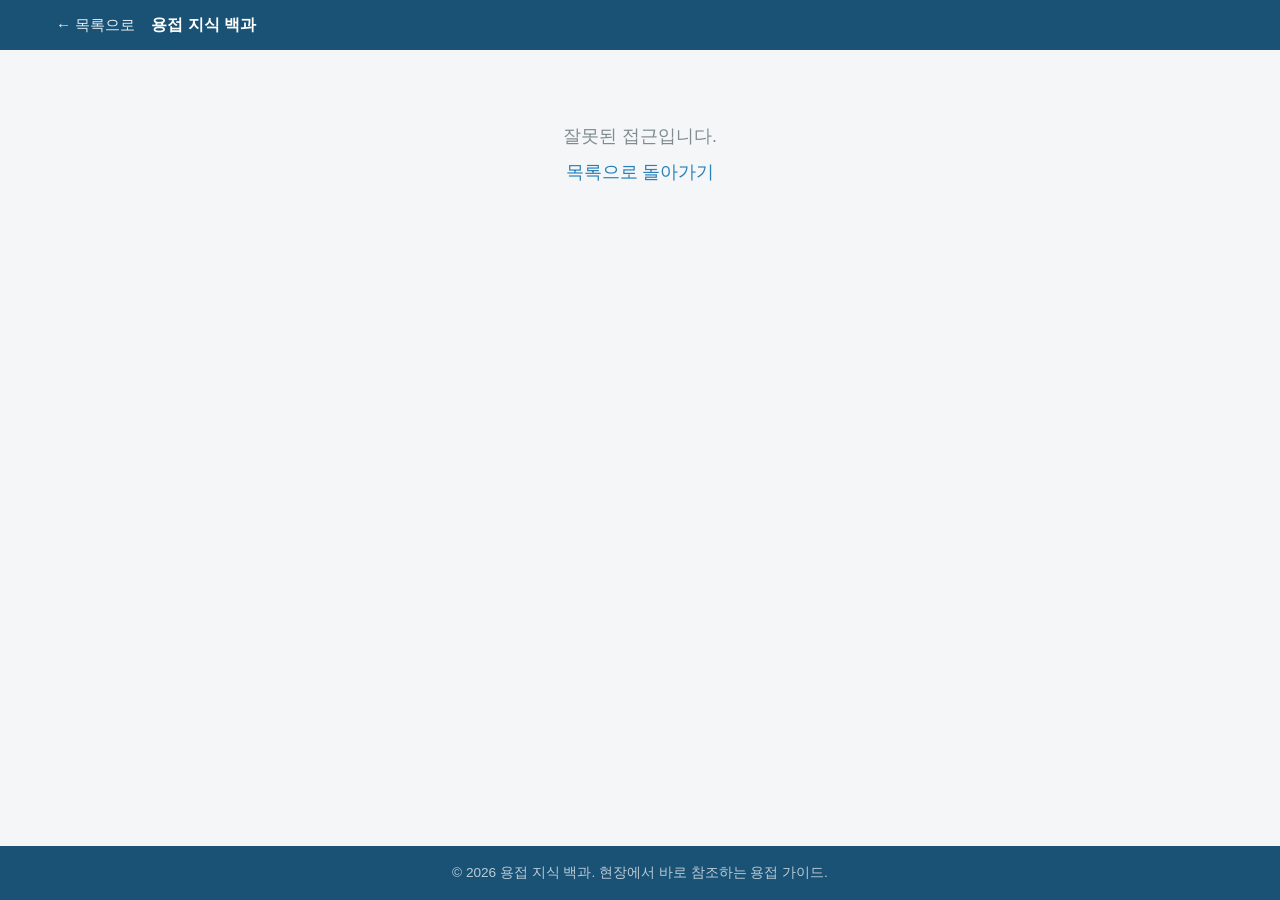
<file: detail.html>
<!DOCTYPE html>
<html lang="ko">
<head>
  <meta charset="UTF-8">
  <meta name="viewport" content="width=device-width, initial-scale=1.0">
  <title>용접 지식 백과</title>
  <link rel="stylesheet" href="css/style.css">
</head>
<body>
  <header class="header header--detail">
    <div class="container header__nav">
      <a href="index.html" class="header__back">&larr; 목록으로</a>
      <span class="header__title-small">용접 지식 백과</span>
    </div>
  </header>

  <main class="container">
    <!-- JavaScript에서 상세 내용이 동적으로 삽입됩니다 -->
    <article id="detailContent" class="detail">
      <div class="detail__loading">데이터를 불러오는 중...</div>
    </article>
  </main>

  <footer class="footer">
    <div class="container">
      <p>&copy; 2026 용접 지식 백과. 현장에서 바로 참조하는 용접 가이드.</p>
    </div>
  </footer>

  <script src="js/data-loader.js"></script>
  <script src="js/app.js"></script>
</body>
</html>
</file>
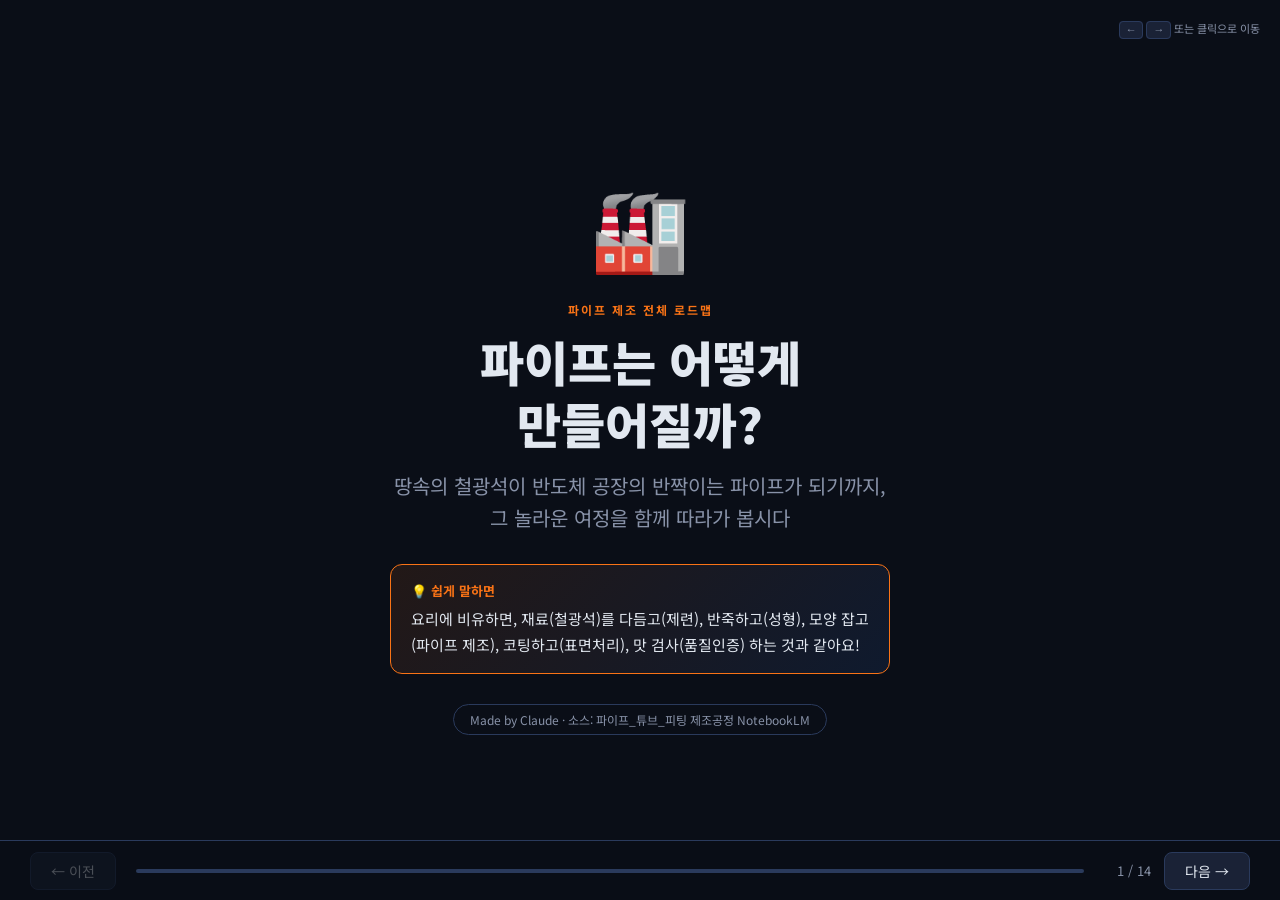
<file: pipe-roadmap.html>
<!DOCTYPE html>
<html lang="ko">
<head>
<meta charset="UTF-8">
<meta name="viewport" content="width=device-width, initial-scale=1.0">
<title>파이프는 어떻게 만들어질까? - 전체 로드맵</title>
<style>
  @import url('https://fonts.googleapis.com/css2?family=Noto+Sans+KR:wght@300;400;700;900&display=swap');

  * { margin: 0; padding: 0; box-sizing: border-box; }

  :root {
    --bg: #0a0e17;
    --surface: #111827;
    --card: #1a2236;
    --border: #2a3a5c;
    --text: #e2e8f0;
    --text-dim: #8892a8;
    --accent: #f97316;
    --accent2: #3b82f6;
    --accent3: #10b981;
    --accent4: #a855f7;
    --danger: #ef4444;
    --glow: rgba(249, 115, 22, 0.3);
  }

  body {
    font-family: 'Noto Sans KR', sans-serif;
    background: var(--bg);
    color: var(--text);
    overflow: hidden;
    height: 100vh;
    width: 100vw;
  }

  /* ── 슬라이드 컨테이너 ── */
  .slides-container {
    width: 100vw;
    height: 100vh;
    position: relative;
  }

  .slide {
    position: absolute;
    top: 0; left: 0;
    width: 100%; height: 100%;
    display: flex;
    flex-direction: column;
    justify-content: center;
    align-items: center;
    padding: 40px 60px;
    opacity: 0;
    transform: translateX(60px);
    transition: all 0.5s cubic-bezier(0.4, 0, 0.2, 1);
    pointer-events: none;
    overflow-y: auto;
  }

  .slide.active {
    opacity: 1;
    transform: translateX(0);
    pointer-events: all;
  }

  .slide.prev {
    opacity: 0;
    transform: translateX(-60px);
  }

  /* ── 네비게이션 ── */
  .nav-bar {
    position: fixed;
    bottom: 0;
    left: 0; right: 0;
    height: 60px;
    background: rgba(10, 14, 23, 0.95);
    border-top: 1px solid var(--border);
    display: flex;
    align-items: center;
    justify-content: space-between;
    padding: 0 30px;
    z-index: 100;
    backdrop-filter: blur(10px);
  }

  .nav-bar button {
    background: var(--card);
    border: 1px solid var(--border);
    color: var(--text);
    padding: 8px 20px;
    border-radius: 8px;
    cursor: pointer;
    font-family: 'Noto Sans KR';
    font-size: 14px;
    transition: all 0.2s;
  }

  .nav-bar button:hover {
    background: var(--accent);
    border-color: var(--accent);
  }

  .nav-bar button:disabled {
    opacity: 0.3;
    cursor: not-allowed;
  }

  .progress-bar {
    flex: 1;
    margin: 0 20px;
    height: 4px;
    background: var(--border);
    border-radius: 2px;
    overflow: hidden;
  }

  .progress-fill {
    height: 100%;
    background: linear-gradient(90deg, var(--accent), var(--accent2));
    border-radius: 2px;
    transition: width 0.4s ease;
  }

  .slide-counter {
    color: var(--text-dim);
    font-size: 13px;
    min-width: 60px;
    text-align: center;
  }

  /* ── 공통 스타일 ── */
  .slide-tag {
    font-size: 12px;
    font-weight: 700;
    letter-spacing: 2px;
    text-transform: uppercase;
    color: var(--accent);
    margin-bottom: 12px;
  }

  .slide-title {
    font-size: clamp(28px, 4vw, 48px);
    font-weight: 900;
    line-height: 1.3;
    margin-bottom: 16px;
    text-align: center;
  }

  .slide-subtitle {
    font-size: clamp(14px, 2vw, 20px);
    color: var(--text-dim);
    text-align: center;
    max-width: 700px;
    line-height: 1.6;
  }

  /* ── 타이틀 슬라이드 ── */
  .title-icon {
    font-size: 80px;
    margin-bottom: 20px;
    animation: float 3s ease-in-out infinite;
  }

  @keyframes float {
    0%, 100% { transform: translateY(0); }
    50% { transform: translateY(-10px); }
  }

  .credit {
    margin-top: 30px;
    font-size: 12px;
    color: var(--text-dim);
    padding: 6px 16px;
    border: 1px solid var(--border);
    border-radius: 20px;
  }

  /* ── 로드맵 슬라이드 ── */
  .roadmap {
    display: flex;
    align-items: center;
    gap: 0;
    margin-top: 30px;
    flex-wrap: wrap;
    justify-content: center;
  }

  .roadmap-step {
    display: flex;
    flex-direction: column;
    align-items: center;
    gap: 8px;
    cursor: pointer;
    transition: transform 0.3s;
    padding: 12px;
  }

  .roadmap-step:hover {
    transform: translateY(-5px);
  }

  .step-circle {
    width: 64px;
    height: 64px;
    border-radius: 50%;
    display: flex;
    align-items: center;
    justify-content: center;
    font-size: 28px;
    border: 3px solid var(--border);
    background: var(--card);
    transition: all 0.3s;
  }

  .roadmap-step:hover .step-circle {
    border-color: var(--accent);
    box-shadow: 0 0 20px var(--glow);
  }

  .step-label {
    font-size: 13px;
    font-weight: 700;
    text-align: center;
    max-width: 80px;
  }

  .step-arrow {
    font-size: 24px;
    color: var(--accent);
    margin: 0 4px;
    align-self: center;
  }

  /* ── 컨텐츠 카드 ── */
  .content-grid {
    display: grid;
    gap: 20px;
    margin-top: 30px;
    width: 100%;
    max-width: 1100px;
  }

  .grid-2 { grid-template-columns: 1fr 1fr; }
  .grid-3 { grid-template-columns: 1fr 1fr 1fr; }

  .card {
    background: var(--card);
    border: 1px solid var(--border);
    border-radius: 16px;
    padding: 24px;
    transition: all 0.3s;
    position: relative;
    overflow: hidden;
  }

  .card:hover {
    border-color: var(--accent);
    transform: translateY(-3px);
    box-shadow: 0 8px 30px rgba(0,0,0,0.4);
  }

  .card-icon {
    font-size: 36px;
    margin-bottom: 12px;
  }

  .card-title {
    font-size: 18px;
    font-weight: 700;
    margin-bottom: 8px;
  }

  .card-desc {
    font-size: 14px;
    color: var(--text-dim);
    line-height: 1.7;
  }

  .card-badge {
    position: absolute;
    top: 12px;
    right: 12px;
    font-size: 11px;
    padding: 3px 10px;
    border-radius: 12px;
    font-weight: 700;
  }

  .badge-hot { background: rgba(239, 68, 68, 0.2); color: var(--danger); }
  .badge-cool { background: rgba(59, 130, 246, 0.2); color: var(--accent2); }
  .badge-green { background: rgba(16, 185, 129, 0.2); color: var(--accent3); }

  /* ── SVG 다이어그램 ── */
  .diagram-container {
    width: 100%;
    max-width: 900px;
    margin-top: 20px;
  }

  .diagram-container svg {
    width: 100%;
    height: auto;
  }

  /* ── 비교 테이블 ── */
  .compare-table {
    width: 100%;
    max-width: 900px;
    border-collapse: collapse;
    margin-top: 20px;
  }

  .compare-table th {
    background: var(--card);
    padding: 12px 16px;
    font-size: 14px;
    font-weight: 700;
    text-align: left;
    border-bottom: 2px solid var(--accent);
  }

  .compare-table td {
    padding: 10px 16px;
    font-size: 13px;
    border-bottom: 1px solid var(--border);
    color: var(--text-dim);
  }

  .compare-table tr:hover td {
    background: rgba(249, 115, 22, 0.05);
    color: var(--text);
  }

  /* ── 프로세스 플로우 ── */
  .flow-vertical {
    display: flex;
    flex-direction: column;
    align-items: center;
    gap: 0;
    margin-top: 20px;
  }

  .flow-step {
    display: flex;
    align-items: center;
    gap: 16px;
    width: 100%;
    max-width: 700px;
  }

  .flow-num {
    width: 40px;
    height: 40px;
    border-radius: 50%;
    background: var(--accent);
    color: #fff;
    display: flex;
    align-items: center;
    justify-content: center;
    font-weight: 900;
    font-size: 16px;
    flex-shrink: 0;
  }

  .flow-content {
    flex: 1;
    background: var(--card);
    border: 1px solid var(--border);
    border-radius: 12px;
    padding: 16px 20px;
  }

  .flow-content h4 {
    font-size: 15px;
    margin-bottom: 4px;
  }

  .flow-content p {
    font-size: 13px;
    color: var(--text-dim);
    line-height: 1.5;
  }

  .flow-line {
    width: 2px;
    height: 20px;
    background: var(--accent);
    margin-left: 19px;
  }

  /* ── 인터랙티브 요소 ── */
  .clickable-area {
    cursor: pointer;
    transition: all 0.3s;
  }

  .clickable-area:hover {
    filter: brightness(1.2);
  }

  .tooltip-box {
    display: none;
    background: var(--surface);
    border: 2px solid var(--accent);
    border-radius: 12px;
    padding: 16px 20px;
    margin-top: 16px;
    width: 100%;
    max-width: 700px;
    animation: fadeIn 0.3s ease;
  }

  .tooltip-box.show {
    display: block;
  }

  @keyframes fadeIn {
    from { opacity: 0; transform: translateY(-10px); }
    to { opacity: 1; transform: translateY(0); }
  }

  .tooltip-box h4 {
    color: var(--accent);
    margin-bottom: 8px;
  }

  .tooltip-box p {
    font-size: 14px;
    line-height: 1.7;
    color: var(--text-dim);
  }

  /* ── 온도 바 ── */
  .temp-bar {
    height: 24px;
    border-radius: 12px;
    display: flex;
    align-items: center;
    padding: 0 12px;
    font-size: 12px;
    font-weight: 700;
    color: #fff;
    margin-top: 8px;
  }

  /* ── 퀴즈 ── */
  .quiz-option {
    background: var(--card);
    border: 2px solid var(--border);
    border-radius: 12px;
    padding: 16px 20px;
    cursor: pointer;
    transition: all 0.3s;
    font-size: 15px;
    text-align: left;
    width: 100%;
    max-width: 600px;
    margin-bottom: 10px;
    font-family: 'Noto Sans KR';
    color: var(--text);
  }

  .quiz-option:hover {
    border-color: var(--accent2);
    background: rgba(59, 130, 246, 0.1);
  }

  .quiz-option.correct {
    border-color: var(--accent3);
    background: rgba(16, 185, 129, 0.15);
  }

  .quiz-option.wrong {
    border-color: var(--danger);
    background: rgba(239, 68, 68, 0.1);
  }

  .quiz-result {
    margin-top: 16px;
    font-size: 16px;
    font-weight: 700;
    display: none;
  }

  /* ── 키보드 힌트 ── */
  .key-hint {
    position: fixed;
    top: 20px;
    right: 20px;
    font-size: 11px;
    color: var(--text-dim);
    z-index: 100;
  }

  .key-hint kbd {
    background: var(--card);
    border: 1px solid var(--border);
    padding: 2px 8px;
    border-radius: 4px;
    font-family: monospace;
  }

  /* ── 비유 박스 ── */
  .analogy-box {
    background: linear-gradient(135deg, rgba(249,115,22,0.1), rgba(59,130,246,0.1));
    border: 1px solid var(--accent);
    border-radius: 12px;
    padding: 16px 20px;
    margin-top: 16px;
    max-width: 700px;
    width: 100%;
  }

  .analogy-box::before {
    content: '💡 쉽게 말하면';
    font-size: 13px;
    font-weight: 700;
    color: var(--accent);
    display: block;
    margin-bottom: 6px;
  }

  .analogy-box p {
    font-size: 15px;
    line-height: 1.7;
  }

  /* ── 애니메이션 딜레이 ── */
  .delay-1 { animation-delay: 0.1s; }
  .delay-2 { animation-delay: 0.2s; }
  .delay-3 { animation-delay: 0.3s; }
  .delay-4 { animation-delay: 0.4s; }
  .delay-5 { animation-delay: 0.5s; }

  .slide.active .fade-up {
    animation: fadeUp 0.6s ease forwards;
  }

  @keyframes fadeUp {
    from { opacity: 0; transform: translateY(20px); }
    to { opacity: 1; transform: translateY(0); }
  }

  /* ── 반응형 ── */
  @media (max-width: 768px) {
    .slide { padding: 20px; }
    .grid-2, .grid-3 { grid-template-columns: 1fr; }
    .roadmap { flex-direction: column; }
    .step-arrow { transform: rotate(90deg); }
    .flow-step { flex-direction: column; text-align: center; }
  }

  /* ── 풀 로드맵 ── */
  .full-roadmap {
    display: flex;
    flex-direction: column;
    gap: 0;
    width: 100%;
    max-width: 800px;
    margin-top: 20px;
  }

  .rm-phase {
    display: flex;
    align-items: stretch;
    gap: 16px;
  }

  .rm-timeline {
    display: flex;
    flex-direction: column;
    align-items: center;
    width: 40px;
    flex-shrink: 0;
  }

  .rm-dot {
    width: 16px;
    height: 16px;
    border-radius: 50%;
    border: 3px solid var(--accent);
    background: var(--bg);
    flex-shrink: 0;
    z-index: 1;
  }

  .rm-line {
    width: 2px;
    flex: 1;
    background: linear-gradient(180deg, var(--accent), var(--accent2));
  }

  .rm-card {
    flex: 1;
    background: var(--card);
    border: 1px solid var(--border);
    border-radius: 12px;
    padding: 14px 18px;
    margin-bottom: 8px;
    transition: all 0.3s;
    cursor: pointer;
  }

  .rm-card:hover {
    border-color: var(--accent);
    box-shadow: 0 4px 20px rgba(0,0,0,0.3);
  }

  .rm-card h4 {
    font-size: 14px;
    display: flex;
    align-items: center;
    gap: 8px;
  }

  .rm-card p {
    font-size: 12px;
    color: var(--text-dim);
    margin-top: 4px;
    line-height: 1.5;
  }

  /* ── 하이라이트 넘버 ── */
  .big-num {
    font-size: clamp(48px, 8vw, 80px);
    font-weight: 900;
    background: linear-gradient(135deg, var(--accent), var(--accent2));
    -webkit-background-clip: text;
    -webkit-text-fill-color: transparent;
    line-height: 1;
  }

  /* ── 파이프 SVG 애니메이션 ── */
  .pipe-animation {
    width: 100%;
    max-width: 800px;
    margin-top: 20px;
  }

  @keyframes flowRight {
    from { transform: translateX(-100%); }
    to { transform: translateX(200%); }
  }

  .molten-flow {
    animation: flowRight 3s ease-in-out infinite;
  }

  /* ── 탭 ── */
  .tabs {
    display: flex;
    gap: 8px;
    margin-top: 20px;
    margin-bottom: 16px;
  }

  .tab-btn {
    padding: 8px 20px;
    border: 1px solid var(--border);
    border-radius: 8px;
    background: var(--card);
    color: var(--text-dim);
    cursor: pointer;
    font-family: 'Noto Sans KR';
    font-size: 13px;
    font-weight: 700;
    transition: all 0.2s;
  }

  .tab-btn.active {
    background: var(--accent);
    border-color: var(--accent);
    color: #fff;
  }

  .tab-content {
    display: none;
    width: 100%;
    max-width: 1000px;
  }

  .tab-content.active {
    display: block;
  }
</style>
</head>
<body>

<div class="key-hint">
  <kbd>&larr;</kbd> <kbd>&rarr;</kbd> 또는 클릭으로 이동
</div>

<div class="slides-container" id="slidesContainer">

  <!-- ══════════ 슬라이드 0: 타이틀 ══════════ -->
  <div class="slide active" data-slide="0">
    <div class="title-icon">🏭</div>
    <div class="slide-tag">파이프 제조 전체 로드맵</div>
    <h1 class="slide-title">파이프는 어떻게<br>만들어질까?</h1>
    <p class="slide-subtitle">
      땅속의 철광석이 반도체 공장의 반짝이는 파이프가 되기까지,<br>
      그 놀라운 여정을 함께 따라가 봅시다
    </p>
    <div class="analogy-box" style="margin-top:30px; max-width:500px">
      <p>요리에 비유하면, 재료(철광석)를 다듬고(제련), 반죽하고(성형), 모양 잡고(파이프 제조), 코팅하고(표면처리), 맛 검사(품질인증) 하는 것과 같아요!</p>
    </div>
    <div class="credit">Made by Claude &middot; 소스: 파이프_튜브_피팅 제조공정 NotebookLM</div>
  </div>

  <!-- ══════════ 슬라이드 1: 전체 로드맵 ══════════ -->
  <div class="slide" data-slide="1">
    <div class="slide-tag">OVERVIEW</div>
    <h1 class="slide-title" style="font-size:clamp(24px,3.5vw,36px)">전체 로드맵: 5단계 여정</h1>
    <p class="slide-subtitle">각 단계를 클릭하면 해당 슬라이드로 이동합니다</p>

    <div class="roadmap">
      <div class="roadmap-step" onclick="goToSlide(2)">
        <div class="step-circle" style="border-color:#ef4444">⛏️</div>
        <div class="step-label">1단계<br>철 만들기</div>
      </div>
      <div class="step-arrow">→</div>
      <div class="roadmap-step" onclick="goToSlide(5)">
        <div class="step-circle" style="border-color:#f97316">🔧</div>
        <div class="step-label">2단계<br>파이프 성형</div>
      </div>
      <div class="step-arrow">→</div>
      <div class="roadmap-step" onclick="goToSlide(8)">
        <div class="step-circle" style="border-color:#eab308">🔩</div>
        <div class="step-label">3단계<br>피팅 제조</div>
      </div>
      <div class="step-arrow">→</div>
      <div class="roadmap-step" onclick="goToSlide(9)">
        <div class="step-circle" style="border-color:#3b82f6">✨</div>
        <div class="step-label">4단계<br>표면처리</div>
      </div>
      <div class="step-arrow">→</div>
      <div class="roadmap-step" onclick="goToSlide(10)">
        <div class="step-circle" style="border-color:#10b981">📋</div>
        <div class="step-label">5단계<br>품질인증</div>
      </div>
    </div>

    <div class="analogy-box" style="margin-top:30px">
      <p><strong>철광석</strong>이라는 돌멩이가 → <strong>깨끗한 스테인리스 파이프</strong>가 되려면<br>
      <strong>1600도 불</strong>을 견디고, <strong>수천 톤 압력</strong>으로 눌리고, <strong>산(acid)</strong>으로 씻기는 과정을 거칩니다.</p>
    </div>
  </div>

  <!-- ══════════ 슬라이드 2: 1단계 - 제련 개요 ══════════ -->
  <div class="slide" data-slide="2">
    <div class="slide-tag">1단계 &middot; 제련</div>
    <h1 class="slide-title" style="font-size:clamp(24px,3.5vw,38px)">⛏️ 철광석에서 스테인리스강까지</h1>
    <p class="slide-subtitle">돌멩이(철광석)를 녹여서 깨끗한 철(스테인리스강)로 만드는 과정</p>

    <div class="content-grid grid-2" style="margin-top:30px;max-width:900px">
      <div class="card" onclick="toggleTooltip('steel-path1')">
        <span class="card-badge badge-hot">탄소강</span>
        <div class="card-icon">🏗️</div>
        <div class="card-title">경로 A: 고로(BF) → 전로(BOF)</div>
        <div class="card-desc">
          철광석 + 코크스를 <strong>1600도</strong>에서 녹여 선철을 만들고,<br>
          전로에서 산소를 불어넣어 탄소를 태워 없앱니다.
          <div class="temp-bar" style="background:linear-gradient(90deg,#ef4444,#f97316);width:100%;margin-top:12px">
            🌡️ 1600~1700℃
          </div>
          <p style="margin-top:8px;font-size:12px">결과물: 건물, 다리에 쓰는 일반 철강</p>
        </div>
      </div>
      <div class="card" onclick="toggleTooltip('steel-path2')">
        <span class="card-badge badge-cool">스테인리스</span>
        <div class="card-icon">⚗️</div>
        <div class="card-title">경로 B: 전기로(EAF) → AOD</div>
        <div class="card-desc">
          폐철(스크랩) + 크롬 + 니켈을 <strong>전기 아크</strong>로 녹이고,<br>
          <strong>AOD</strong>에서 아르곤 가스로 불순물을 날려보냅니다.
          <div class="temp-bar" style="background:linear-gradient(90deg,#3b82f6,#a855f7);width:100%;margin-top:12px">
            ⚡ 1600~1800℃ (전기 아크)
          </div>
          <p style="margin-top:8px;font-size:12px">결과물: 녹슬지 않는 스테인리스강 (304L, 316L)</p>
        </div>
      </div>
    </div>

    <div class="analogy-box">
      <p>요리에 비유하면, <strong>경로 A</strong>는 원래 재료(철광석)로 처음부터 요리하는 것이고,<br>
      <strong>경로 B</strong>는 남은 음식(스크랩)에 양념(크롬, 니켈)을 넣어 고급 요리로 만드는 것!</p>
    </div>
  </div>

  <!-- ══════════ 슬라이드 3: AOD 상세 ══════════ -->
  <div class="slide" data-slide="3">
    <div class="slide-tag">1단계 &middot; AOD 공정</div>
    <h1 class="slide-title" style="font-size:clamp(22px,3vw,34px)">🫧 AOD: 스테인리스의 비밀 무기</h1>
    <p class="slide-subtitle">아르곤-산소 탈탄 — 탄소만 쏙 빼고 크롬은 지키는 마법</p>

    <div class="diagram-container" style="max-width:750px;margin-top:24px">
      <svg viewBox="0 0 750 320" xmlns="http://www.w3.org/2000/svg">
        <!-- AOD 챔버 -->
        <defs>
          <linearGradient id="moltenGrad" x1="0" y1="0" x2="0" y2="1">
            <stop offset="0%" stop-color="#ef4444"/>
            <stop offset="100%" stop-color="#f97316"/>
          </linearGradient>
          <linearGradient id="arGrad" x1="0" y1="0" x2="0" y2="1">
            <stop offset="0%" stop-color="#3b82f6"/>
            <stop offset="100%" stop-color="#60a5fa"/>
          </linearGradient>
        </defs>

        <!-- 단계 1 -->
        <rect x="20" y="40" width="200" height="240" rx="16" fill="#1a2236" stroke="#2a3a5c" stroke-width="2"/>
        <text x="120" y="30" fill="#ef4444" font-size="13" font-weight="700" text-anchor="middle">1단계: 산소 분사</text>
        <rect x="40" y="140" width="160" height="120" rx="8" fill="url(#moltenGrad)" opacity="0.3"/>
        <text x="120" y="180" fill="#fff" font-size="14" font-weight="700" text-anchor="middle">🔥 용강 (쇳물)</text>
        <text x="120" y="200" fill="#fca5a5" font-size="11" text-anchor="middle">C: 0.10% → 탄소가 많다!</text>

        <!-- O2 화살표 -->
        <line x1="120" y1="60" x2="120" y2="130" stroke="#ef4444" stroke-width="3" stroke-dasharray="6,4"/>
        <text x="120" y="80" fill="#ef4444" font-size="12" font-weight="700" text-anchor="middle">O₂ ↓</text>
        <text x="120" y="100" fill="#fca5a5" font-size="10" text-anchor="middle">탄소를 태워 CO로!</text>

        <!-- CO 올라가는 화살표 -->
        <text x="190" y="120" fill="#fbbf24" font-size="11" font-weight="700">CO ↑</text>

        <!-- 화살표 연결 -->
        <path d="M 240 160 L 280 160" stroke="#f97316" stroke-width="3" fill="none" marker-end="url(#arrow)"/>
        <defs><marker id="arrow" viewBox="0 0 10 10" refX="9" refY="5" markerWidth="8" markerHeight="8" orient="auto-start-auto"><path d="M 0 0 L 10 5 L 0 10 z" fill="#f97316"/></marker></defs>

        <!-- 단계 2 -->
        <rect x="290" y="40" width="200" height="240" rx="16" fill="#1a2236" stroke="#3b82f6" stroke-width="2"/>
        <text x="390" y="30" fill="#3b82f6" font-size="13" font-weight="700" text-anchor="middle">2단계: 아르곤 분사</text>
        <rect x="310" y="140" width="160" height="120" rx="8" fill="url(#arGrad)" opacity="0.2"/>
        <text x="390" y="180" fill="#fff" font-size="14" font-weight="700" text-anchor="middle">🫧 정련 중</text>
        <text x="390" y="200" fill="#93c5fd" font-size="11" text-anchor="middle">C: 0.03% → 깨끗해졌다!</text>

        <!-- Ar 화살표 -->
        <line x1="390" y1="60" x2="390" y2="130" stroke="#3b82f6" stroke-width="3" stroke-dasharray="6,4"/>
        <text x="390" y="80" fill="#3b82f6" font-size="12" font-weight="700" text-anchor="middle">Ar ↓</text>
        <text x="390" y="100" fill="#93c5fd" font-size="10" text-anchor="middle">크롬을 되찾자!</text>

        <!-- 결과 화살표 -->
        <path d="M 510 160 L 550 160" stroke="#10b981" stroke-width="3" fill="none" marker-end="url(#arrow2)"/>
        <defs><marker id="arrow2" viewBox="0 0 10 10" refX="9" refY="5" markerWidth="8" markerHeight="8" orient="auto-start-auto"><path d="M 0 0 L 10 5 L 0 10 z" fill="#10b981"/></marker></defs>

        <!-- 결과 -->
        <rect x="560" y="80" width="170" height="180" rx="16" fill="#1a2236" stroke="#10b981" stroke-width="2"/>
        <text x="645" y="110" fill="#10b981" font-size="13" font-weight="700" text-anchor="middle">결과: 316L</text>
        <text x="645" y="140" fill="#fff" font-size="24" text-anchor="middle">✅</text>
        <text x="645" y="170" fill="#6ee7b7" font-size="12" text-anchor="middle">C &lt; 0.030%</text>
        <text x="645" y="190" fill="#6ee7b7" font-size="12" text-anchor="middle">Cr: 16~18%</text>
        <text x="645" y="210" fill="#6ee7b7" font-size="12" text-anchor="middle">Ni: 10~14%</text>
        <text x="645" y="230" fill="#6ee7b7" font-size="12" text-anchor="middle">Mo: 2~3%</text>
        <text x="645" y="250" fill="#34d399" font-size="11" font-weight="700" text-anchor="middle">녹슬지 않는 철!</text>
      </svg>
    </div>

    <div class="analogy-box">
      <p><strong>AOD</strong>는 국 끓일 때 <strong>거품 걷어내는 것</strong>과 비슷해요.<br>
      산소로 나쁜 것(탄소)을 태워 없애고, 아르곤으로 좋은 것(크롬)은 다시 건져올리는 거예요.<br>
      탄소가 <strong>0.03% 이하</strong>로 내려가야 "L급" (Low carbon) 스테인리스가 됩니다!</p>
    </div>
  </div>

  <!-- ══════════ 슬라이드 4: 연속주조 ══════════ -->
  <div class="slide" data-slide="4">
    <div class="slide-tag">1단계 &middot; 주조</div>
    <h1 class="slide-title" style="font-size:clamp(22px,3vw,34px)">🧊 연속주조: 쇳물을 블록으로</h1>
    <p class="slide-subtitle">뜨거운 쇳물을 틀에 부어 파이프의 원재료(빌렛)를 만드는 과정</p>

    <div class="flow-vertical" style="max-width:650px">
      <div class="flow-step">
        <div class="flow-num">1</div>
        <div class="flow-content">
          <h4>🫗 쇳물 붓기 (Tundish)</h4>
          <p>정련 완료된 1600도 쇳물을 중간 그릇(턴디시)에 부어요</p>
        </div>
      </div>
      <div class="flow-line"></div>
      <div class="flow-step">
        <div class="flow-num">2</div>
        <div class="flow-content">
          <h4>🧊 틀에 넣기 (Mold)</h4>
          <p>사각형 틀(주형)에 흘려보내면 바깥부터 굳기 시작!</p>
        </div>
      </div>
      <div class="flow-line"></div>
      <div class="flow-step">
        <div class="flow-num">3</div>
        <div class="flow-content">
          <h4>💦 물 뿌려 식히기</h4>
          <p>물을 뿌려서 빠르게 굳혀요. 속도가 너무 빠르면 결함이 생겨요!</p>
        </div>
      </div>
      <div class="flow-line"></div>
      <div class="flow-step">
        <div class="flow-num">4</div>
        <div class="flow-content">
          <h4>✂️ 잘라서 빌렛 완성</h4>
          <p>120mm × 120mm 사각 블록으로 절단 → <strong>빌렛(Billet)</strong> 완성!</p>
        </div>
      </div>
    </div>

    <div class="analogy-box" style="margin-top:20px">
      <p>아이스크림 만들기와 비슷해요! 액체(쇳물)를 <strong>틀에 붓고</strong> → <strong>식히면</strong> → <strong>단단한 블록</strong>이 되는 거예요.<br>
      이 블록(빌렛)이 파이프의 <strong>원재료</strong>가 됩니다.</p>
    </div>
  </div>

  <!-- ══════════ 슬라이드 5: 2단계 - 파이프 성형 개요 ══════════ -->
  <div class="slide" data-slide="5">
    <div class="slide-tag">2단계 &middot; 파이프 성형</div>
    <h1 class="slide-title" style="font-size:clamp(22px,3.5vw,36px)">🔧 빌렛을 파이프로 만드는 두 가지 방법</h1>

    <div class="tabs">
      <button class="tab-btn active" onclick="switchTab('seamless', this)">심리스 (무용접)</button>
      <button class="tab-btn" onclick="switchTab('erw', this)">ERW (용접)</button>
    </div>

    <div class="tab-content active" id="tab-seamless">
      <div class="content-grid grid-3">
        <div class="card">
          <div class="card-icon">🔥</div>
          <div class="card-title">1. 빌렛 가열</div>
          <div class="card-desc">1000~1200도로 달궈서 찰흙처럼 물렁하게 만들어요</div>
        </div>
        <div class="card">
          <div class="card-icon">🕳️</div>
          <div class="card-title">2. 천공 (뚫기)</div>
          <div class="card-desc">뜨거운 빌렛을 회전시키면서 가운데를 뚫어요! (Mannesmann 공법)</div>
        </div>
        <div class="card">
          <div class="card-icon">📏</div>
          <div class="card-title">3. 신축 (늘리기)</div>
          <div class="card-desc">롤러로 밀어서 원하는 두께와 길이로 늘려요</div>
        </div>
      </div>
      <div class="analogy-box" style="margin-top:16px">
        <p><strong>찰흙 놀이</strong>와 같아요! 찰흙 덩어리(빌렛)에 <strong>나무젓가락을 꽂아서 구멍</strong>을 뚫고,<br>
        양손으로 <strong>굴려서 얇고 길게</strong> 만드는 거예요. 이음매가 없어서 <strong>100% 강도!</strong></p>
      </div>
    </div>

    <div class="tab-content" id="tab-erw">
      <div class="content-grid grid-3">
        <div class="card">
          <div class="card-icon">📜</div>
          <div class="card-title">1. 코일 풀기</div>
          <div class="card-desc">얇은 철판을 두루마리 휴지처럼 쭉 풀어요</div>
        </div>
        <div class="card">
          <div class="card-icon">🔄</div>
          <div class="card-title">2. 둥글게 말기</div>
          <div class="card-desc">롤러 사이를 통과하면서 U자 → O자로 둥글어져요</div>
        </div>
        <div class="card">
          <div class="card-icon">⚡</div>
          <div class="card-title">3. 전기로 접합</div>
          <div class="card-desc">가장자리에 고주파 전류를 흘려 1300도로 녹여 붙여요!</div>
        </div>
      </div>
      <div class="analogy-box" style="margin-top:16px">
        <p><strong>종이로 빨대 만들기</strong>와 같아요! 종이(철판)를 <strong>둥글게 말고</strong> → <strong>풀로 이음새를 붙이는</strong> 거예요.<br>
        다만 이음새(용접선)가 하나 있어서 심리스보다 강도가 살짝 낮아요 (90~95%).</p>
      </div>
    </div>
  </div>

  <!-- ══════════ 슬라이드 6: 심리스 상세 프로세스 ══════════ -->
  <div class="slide" data-slide="6">
    <div class="slide-tag">2단계 &middot; 심리스 파이프</div>
    <h1 class="slide-title" style="font-size:clamp(22px,3vw,32px)">심리스 파이프 제조 6단계</h1>

    <div class="pipe-animation">
      <svg viewBox="0 0 800 280" xmlns="http://www.w3.org/2000/svg">
        <!-- 단계들 -->
        <g>
          <!-- 1 빌렛 -->
          <rect x="10" y="100" width="60" height="60" rx="6" fill="#f97316" opacity="0.8"/>
          <text x="40" y="135" fill="#fff" font-size="10" text-anchor="middle" font-weight="700">빌렛</text>
          <text x="40" y="80" fill="#f97316" font-size="10" text-anchor="middle" font-weight="700">① 가열</text>
          <text x="40" y="93" fill="#fca5a5" font-size="8" text-anchor="middle">1200℃</text>
        </g>

        <path d="M 80 130 L 110 130" stroke="#f97316" stroke-width="2" marker-end="url(#arr)"/>
        <defs><marker id="arr" viewBox="0 0 10 10" refX="9" refY="5" markerWidth="6" markerHeight="6" orient="auto"><path d="M0 0L10 5L0 10z" fill="#f97316"/></marker></defs>

        <g>
          <!-- 2 천공 -->
          <rect x="120" y="90" width="80" height="80" rx="10" fill="#1a2236" stroke="#ef4444" stroke-width="2"/>
          <circle cx="160" cy="130" r="20" fill="none" stroke="#ef4444" stroke-width="2"/>
          <circle cx="160" cy="130" r="4" fill="#ef4444"/>
          <text x="160" y="80" fill="#ef4444" font-size="10" text-anchor="middle" font-weight="700">② 천공</text>
          <text x="160" y="190" fill="#fca5a5" font-size="8" text-anchor="middle">구멍 뚫기</text>
        </g>

        <path d="M 210 130 L 240 130" stroke="#f97316" stroke-width="2" marker-end="url(#arr)"/>

        <g>
          <!-- 3 플러그밀 -->
          <rect x="250" y="95" width="90" height="70" rx="10" fill="#1a2236" stroke="#f97316" stroke-width="2"/>
          <ellipse cx="295" cy="130" rx="30" ry="15" fill="none" stroke="#f97316" stroke-width="2"/>
          <line x1="265" y1="130" x2="325" y2="130" stroke="#f97316" stroke-width="1" stroke-dasharray="4,3"/>
          <text x="295" y="80" fill="#f97316" font-size="10" text-anchor="middle" font-weight="700">③ 신축</text>
          <text x="295" y="185" fill="#fca5a5" font-size="8" text-anchor="middle">벽 두께 조정</text>
        </g>

        <path d="M 350 130 L 380 130" stroke="#f97316" stroke-width="2" marker-end="url(#arr)"/>

        <g>
          <!-- 4 스트레치 -->
          <rect x="390" y="100" width="100" height="60" rx="10" fill="#1a2236" stroke="#eab308" stroke-width="2"/>
          <rect x="405" y="118" width="70" height="24" rx="12" fill="none" stroke="#eab308" stroke-width="2"/>
          <text x="440" y="80" fill="#eab308" font-size="10" text-anchor="middle" font-weight="700">④ 최종 사이징</text>
          <text x="440" y="185" fill="#fde68a" font-size="8" text-anchor="middle">OD/WT 맞추기</text>
        </g>

        <path d="M 500 130 L 530 130" stroke="#f97316" stroke-width="2" marker-end="url(#arr)"/>

        <g>
          <!-- 5 냉각 -->
          <rect x="540" y="100" width="80" height="60" rx="10" fill="#1a2236" stroke="#3b82f6" stroke-width="2"/>
          <text x="580" y="128" fill="#60a5fa" font-size="20" text-anchor="middle">❄️</text>
          <text x="580" y="145" fill="#93c5fd" font-size="9" text-anchor="middle">식히기</text>
          <text x="580" y="80" fill="#3b82f6" font-size="10" text-anchor="middle" font-weight="700">⑤ 냉각</text>
        </g>

        <path d="M 630 130 L 660 130" stroke="#f97316" stroke-width="2" marker-end="url(#arr)"/>

        <g>
          <!-- 6 검사 -->
          <rect x="670" y="100" width="80" height="60" rx="10" fill="#1a2236" stroke="#10b981" stroke-width="2"/>
          <text x="710" y="128" fill="#6ee7b7" font-size="20" text-anchor="middle">✅</text>
          <text x="710" y="145" fill="#6ee7b7" font-size="9" text-anchor="middle">검사&절단</text>
          <text x="710" y="80" fill="#10b981" font-size="10" text-anchor="middle" font-weight="700">⑥ 완성</text>
        </g>

        <!-- 온도 그래디언트 바 -->
        <rect x="10" y="220" width="780" height="20" rx="10" fill="#1a2236" stroke="#2a3a5c" stroke-width="1"/>
        <rect x="10" y="220" width="500" height="20" rx="10" fill="url(#tempGrad)" opacity="0.5"/>
        <defs>
          <linearGradient id="tempGrad" x1="0" y1="0" x2="1" y2="0">
            <stop offset="0%" stop-color="#ef4444"/>
            <stop offset="50%" stop-color="#f97316"/>
            <stop offset="80%" stop-color="#eab308"/>
            <stop offset="100%" stop-color="#3b82f6"/>
          </linearGradient>
        </defs>
        <text x="15" y="234" fill="#fff" font-size="9" font-weight="700">1200℃</text>
        <text x="600" y="234" fill="#93c5fd" font-size="9">→ 상온 25℃</text>
        <text x="400" y="260" fill="#8892a8" font-size="10" text-anchor="middle">온도 변화: 뜨겁게 시작해서 점점 식혀가며 모양을 잡아요</text>
      </svg>
    </div>

    <div class="analogy-box">
      <p>유리 불기(Glass Blowing)와 비슷해요!<br>
      뜨거운 유리를 <strong>돌리면서 불어서 빈 공간을 만들고</strong> → 늘리고 → 식히면 → <strong>파이프 완성!</strong></p>
    </div>
  </div>

  <!-- ══════════ 슬라이드 7: 심리스 vs ERW 비교 ══════════ -->
  <div class="slide" data-slide="7">
    <div class="slide-tag">2단계 &middot; 비교</div>
    <h1 class="slide-title" style="font-size:clamp(22px,3vw,32px)">심리스 vs ERW, 뭐가 다를까?</h1>

    <div class="diagram-container" style="max-width:800px">
      <svg viewBox="0 0 800 200" xmlns="http://www.w3.org/2000/svg">
        <!-- 심리스 파이프 단면 -->
        <g>
          <text x="200" y="25" fill="#10b981" font-size="16" font-weight="700" text-anchor="middle">심리스 (무용접)</text>
          <circle cx="200" cy="110" r="70" fill="none" stroke="#10b981" stroke-width="16" opacity="0.6"/>
          <circle cx="200" cy="110" r="70" fill="none" stroke="#10b981" stroke-width="2"/>
          <circle cx="200" cy="110" r="54" fill="none" stroke="#10b981" stroke-width="1" stroke-dasharray="4,3"/>
          <text x="200" y="105" fill="#6ee7b7" font-size="11" text-anchor="middle">이음매</text>
          <text x="200" y="120" fill="#6ee7b7" font-size="11" text-anchor="middle">없음!</text>
          <text x="200" y="200" fill="#34d399" font-size="12" text-anchor="middle" font-weight="700">강도 100%</text>
        </g>
        <!-- ERW 파이프 단면 -->
        <g>
          <text x="600" y="25" fill="#f97316" font-size="16" font-weight="700" text-anchor="middle">ERW (용접)</text>
          <circle cx="600" cy="110" r="70" fill="none" stroke="#64748b" stroke-width="16" opacity="0.6"/>
          <circle cx="600" cy="110" r="70" fill="none" stroke="#64748b" stroke-width="2"/>
          <circle cx="600" cy="110" r="54" fill="none" stroke="#64748b" stroke-width="1" stroke-dasharray="4,3"/>
          <!-- 용접선 표시 -->
          <line x1="600" y1="40" x2="600" y2="56" stroke="#f97316" stroke-width="4"/>
          <text x="630" y="52" fill="#f97316" font-size="10" font-weight="700">← 용접선</text>
          <text x="600" y="105" fill="#f97316" font-size="11" text-anchor="middle">이음매</text>
          <text x="600" y="120" fill="#f97316" font-size="11" text-anchor="middle">1개</text>
          <text x="600" y="200" fill="#f97316" font-size="12" text-anchor="middle" font-weight="700">강도 90~95%</text>
        </g>

        <text x="400" y="110" fill="#8892a8" font-size="14" text-anchor="middle">VS</text>
      </svg>
    </div>

    <table class="compare-table" style="max-width:700px">
      <tr>
        <th></th>
        <th style="color:#10b981">심리스 (무용접)</th>
        <th style="color:#f97316">ERW (용접)</th>
      </tr>
      <tr>
        <td>만드는 방법</td>
        <td>빌렛을 뚫어서</td>
        <td>철판을 말아서 용접</td>
      </tr>
      <tr>
        <td>강도</td>
        <td style="color:#10b981">💪 100%</td>
        <td>90~95%</td>
      </tr>
      <tr>
        <td>만드는 시간</td>
        <td>4~6시간 (느림)</td>
        <td style="color:#10b981">⚡ 30분 (빠름)</td>
      </tr>
      <tr>
        <td>가격</td>
        <td>비쌈</td>
        <td style="color:#10b981">💰 저렴</td>
      </tr>
      <tr>
        <td>어디에 쓰나?</td>
        <td>고압·반도체·극저온</td>
        <td>일반 건물 배관</td>
      </tr>
    </table>
  </div>

  <!-- ══════════ 슬라이드 8: BA 튜브 + 피팅 ══════════ -->
  <div class="slide" data-slide="8">
    <div class="slide-tag">2~3단계 &middot; BA 튜브 & 피팅</div>
    <h1 class="slide-title" style="font-size:clamp(22px,3vw,32px)">특수 파이프와 연결 부품</h1>

    <div class="content-grid grid-2" style="max-width:950px;margin-top:24px">
      <!-- BA 튜브 -->
      <div class="card" style="border-color:#a855f7">
        <span class="card-badge" style="background:rgba(168,85,247,0.2);color:#a855f7">초고순도</span>
        <div class="card-icon">💎</div>
        <div class="card-title">BA 튜브 (반도체용)</div>
        <div class="card-desc">
          심리스 파이프를 더 특별하게 만든 것!
          <div style="margin-top:12px">
            <div style="display:flex;align-items:center;gap:8px;margin-bottom:6px">
              <span style="color:#a855f7;font-weight:700;font-size:13px">1.</span>
              <span>냉간 인발 — 상온에서 다이(틀)를 통과시켜 더 정밀하게</span>
            </div>
            <div style="display:flex;align-items:center;gap:8px;margin-bottom:6px">
              <span style="color:#a855f7;font-weight:700;font-size:13px">2.</span>
              <span>BA 열처리 — 수소 분위기에서 가열 → 거울처럼 반짝!</span>
            </div>
            <div style="display:flex;align-items:center;gap:8px">
              <span style="color:#a855f7;font-weight:700;font-size:13px">3.</span>
              <span>진공 포장 — 먼지 하나 안 들어가게!</span>
            </div>
          </div>
          <div class="temp-bar" style="background:linear-gradient(90deg,#a855f7,#7c3aed);width:100%;margin-top:12px">
            표면 거칠기: Ra ≤ 0.2μm (거울급)
          </div>
        </div>
      </div>

      <!-- 피팅 -->
      <div class="card" style="border-color:#eab308">
        <span class="card-badge" style="background:rgba(234,179,8,0.2);color:#eab308">연결부품</span>
        <div class="card-icon">🔩</div>
        <div class="card-title">피팅 (Fitting)</div>
        <div class="card-desc">
          파이프를 연결·방향전환하는 부품들!
          <div style="margin-top:12px;display:grid;grid-template-columns:1fr 1fr;gap:8px">
            <div style="background:rgba(234,179,8,0.1);padding:8px;border-radius:8px;text-align:center">
              <div style="font-size:20px">↰</div>
              <div style="font-size:11px;font-weight:700">엘보우</div>
              <div style="font-size:10px;color:var(--text-dim)">방향 꺾기</div>
            </div>
            <div style="background:rgba(234,179,8,0.1);padding:8px;border-radius:8px;text-align:center">
              <div style="font-size:20px">⊤</div>
              <div style="font-size:11px;font-weight:700">티이</div>
              <div style="font-size:10px;color:var(--text-dim)">3방향 분기</div>
            </div>
            <div style="background:rgba(234,179,8,0.1);padding:8px;border-radius:8px;text-align:center">
              <div style="font-size:20px">▽</div>
              <div style="font-size:11px;font-weight:700">리듀서</div>
              <div style="font-size:10px;color:var(--text-dim)">굵기 변경</div>
            </div>
            <div style="background:rgba(234,179,8,0.1);padding:8px;border-radius:8px;text-align:center">
              <div style="font-size:20px">■</div>
              <div style="font-size:11px;font-weight:700">캡</div>
              <div style="font-size:10px;color:var(--text-dim)">끝막음</div>
            </div>
          </div>
          <p style="margin-top:10px;font-size:12px">제조법: 쇠를 1100℃로 달궈서 금형으로 찍어내요 (단조)</p>
        </div>
      </div>
    </div>

    <div class="analogy-box">
      <p><strong>BA 튜브</strong>는 일반 파이프의 "프리미엄 버전"이에요. 반도체 공장처럼 <strong>먼지 하나도 안 되는 곳</strong>에 쓰여요.<br>
      <strong>피팅</strong>은 수도관의 <strong>이음쇠</strong>와 같아요 — 파이프끼리 연결하거나 방향을 바꿀 때 필요!</p>
    </div>
  </div>

  <!-- ══════════ 슬라이드 9: 4단계 - 표면처리 ══════════ -->
  <div class="slide" data-slide="9">
    <div class="slide-tag">4단계 &middot; 표면처리</div>
    <h1 class="slide-title" style="font-size:clamp(22px,3vw,32px)">✨ 파이프를 반짝반짝하게!</h1>
    <p class="slide-subtitle">더러운 표면을 깨끗하고 녹슬지 않게 만드는 과정</p>

    <div class="flow-vertical" style="max-width:700px;margin-top:24px">
      <div class="flow-step">
        <div class="flow-num" style="background:#ef4444">1</div>
        <div class="flow-content">
          <h4>🧪 산세 (Pickling) — 때 벗기기</h4>
          <p>산성 용액(염산+불산)에 담가서 검은 산화층(때)을 녹여 없애요.<br>
          <span style="color:var(--danger);font-size:12px">⚠️ 불산은 매우 위험! 전문가만 취급</span></p>
        </div>
      </div>
      <div class="flow-line"></div>
      <div class="flow-step">
        <div class="flow-num" style="background:#3b82f6">2</div>
        <div class="flow-content">
          <h4>🛡️ 패시베이션 — 보호막 입히기</h4>
          <p>질산 용액에 담가서 크롬이 표면에 얇은 보호막을 만들게 해요.<br>
          이 막이 녹(부식)을 막아주는 스테인리스의 비밀!</p>
        </div>
      </div>
      <div class="flow-line"></div>
      <div class="flow-step" onclick="toggleTooltip('ep-detail')" style="cursor:pointer">
        <div class="flow-num" style="background:#a855f7">3</div>
        <div class="flow-content" style="border-color:#a855f7">
          <h4>⚡ 전해연마 (EP) — 거울처럼 만들기 <span style="font-size:11px;color:var(--accent)">[클릭하면 자세히]</span></h4>
          <p>전기를 흘려서 울퉁불퉁한 표면의 튀어나온 부분을 녹여 평탄하게!<br>
          반도체용 파이프는 이 단계가 <strong>필수</strong>예요.</p>
        </div>
      </div>
    </div>

    <div class="tooltip-box" id="ep-detail">
      <h4>⚡ 전해연마(EP)는 어떻게 작동할까?</h4>
      <p>파이프를 전해액에 넣고 전기를 흘리면, <strong>튀어나온 부분이 먼저 녹아요</strong> (전류가 집중되니까!).<br>
      들어간 부분은 그대로 남아서, 결과적으로 <strong>울퉁불퉁 → 매끈매끈</strong>이 됩니다.<br><br>
      산(울퉁불퉁) → 평원(매끈) 으로 바뀌는 거예요!<br>
      결과: 표면 거칠기 Ra ≤ 0.25μm, Cr/Fe 비율 증가 → 부식 저항 극대화</p>
    </div>

    <div class="analogy-box" style="margin-top:16px">
      <p>세차와 같아요! <strong>산세</strong> = 고압 세척으로 진흙 제거, <strong>패시베이션</strong> = 왁스 코팅, <strong>EP</strong> = 광택 폴리싱!</p>
    </div>
  </div>

  <!-- ══════════ 슬라이드 10: 5단계 - 품질인증 ══════════ -->
  <div class="slide" data-slide="10">
    <div class="slide-tag">5단계 &middot; 품질인증</div>
    <h1 class="slide-title" style="font-size:clamp(22px,3vw,32px)">📋 MTR: 파이프의 신분증</h1>
    <p class="slide-subtitle">이 파이프가 진짜 좋은 건지 증명하는 서류</p>

    <div class="content-grid grid-3" style="max-width:950px;margin-top:24px">
      <div class="card">
        <div class="card-icon">🧬</div>
        <div class="card-title">화학 성분 검사</div>
        <div class="card-desc">
          파이프에 뭐가 들어있는지 확인!<br>
          <div style="margin-top:8px;font-size:12px;font-family:monospace">
            <div>C (탄소): ≤ 0.030% ✅</div>
            <div>Cr (크롬): 16~18% ✅</div>
            <div>Ni (니켈): 10~14% ✅</div>
            <div>Mo (몰리): 2~3% ✅</div>
          </div>
        </div>
      </div>
      <div class="card">
        <div class="card-icon">💪</div>
        <div class="card-title">기계적 성질 검사</div>
        <div class="card-desc">
          얼마나 튼튼한지 테스트!<br>
          <div style="margin-top:8px;font-size:12px">
            <div>🔨 항복강도: ≥170 MPa</div>
            <div>💥 인장강도: 485~620 MPa</div>
            <div>📐 연신율: ≥40%</div>
            <div>🧊 충격시험: ≥40J</div>
          </div>
        </div>
      </div>
      <div class="card">
        <div class="card-icon">🔍</div>
        <div class="card-title">추적성 (Heat No.)</div>
        <div class="card-desc">
          모든 파이프에 <strong>고유번호</strong>!<br>
          <div style="margin-top:8px;font-size:12px">
            <div>🏭 어디서 만들었는지</div>
            <div>📅 언제 만들었는지</div>
            <div>🧪 무슨 재료인지</div>
            <div>✅ 검사 통과했는지</div>
          </div>
          <p style="margin-top:6px;font-size:11px;color:var(--accent)">문제 생기면 같은 번호 전부 회수 가능!</p>
        </div>
      </div>
    </div>

    <div class="analogy-box" style="margin-top:20px">
      <p><strong>MTR</strong>은 사람의 <strong>건강검진 결과표</strong>와 같아요!<br>
      혈액검사(화학성분) + 체력검사(기계적 성질) + 주민번호(Heat Number)가 모두 적혀있어요.<br>
      이 서류가 없으면 그 파이프는 <strong>공사현장에서 쓸 수 없어요!</strong></p>
    </div>
  </div>

  <!-- ══════════ 슬라이드 11: 전체 요약 타임라인 ══════════ -->
  <div class="slide" data-slide="11">
    <div class="slide-tag">FULL ROADMAP</div>
    <h1 class="slide-title" style="font-size:clamp(22px,3vw,32px)">전체 여정: 광석에서 파이프까지</h1>

    <div class="full-roadmap">
      <div class="rm-phase">
        <div class="rm-timeline">
          <div class="rm-dot" style="border-color:#ef4444"></div>
          <div class="rm-line"></div>
        </div>
        <div class="rm-card" onclick="goToSlide(2)">
          <h4><span style="color:#ef4444">⛏️ 1단계</span> 제련 (1600~1800℃)</h4>
          <p>철광석/스크랩 → EAF(전기로) → AOD(정련) → 연속주조 → <strong>빌렛</strong></p>
        </div>
      </div>
      <div class="rm-phase">
        <div class="rm-timeline">
          <div class="rm-dot" style="border-color:#f97316"></div>
          <div class="rm-line"></div>
        </div>
        <div class="rm-card" onclick="goToSlide(5)">
          <h4><span style="color:#f97316">🔧 2단계</span> 파이프 성형</h4>
          <p>빌렛 → 가열 → 천공/말기 → 신축 → 냉각 → <strong>파이프</strong> (심리스 or ERW)</p>
        </div>
      </div>
      <div class="rm-phase">
        <div class="rm-timeline">
          <div class="rm-dot" style="border-color:#eab308"></div>
          <div class="rm-line"></div>
        </div>
        <div class="rm-card" onclick="goToSlide(8)">
          <h4><span style="color:#eab308">🔩 3단계</span> 피팅 제조 + BA 튜브</h4>
          <p>단조/압출로 엘보·티·리듀서 제작 | 냉간인발+BA열처리 → <strong>반도체급 튜브</strong></p>
        </div>
      </div>
      <div class="rm-phase">
        <div class="rm-timeline">
          <div class="rm-dot" style="border-color:#3b82f6"></div>
          <div class="rm-line"></div>
        </div>
        <div class="rm-card" onclick="goToSlide(9)">
          <h4><span style="color:#3b82f6">✨ 4단계</span> 표면처리</h4>
          <p>산세(때 제거) → 패시베이션(보호막) → EP(전해연마) → <strong>거울급 표면</strong></p>
        </div>
      </div>
      <div class="rm-phase">
        <div class="rm-timeline">
          <div class="rm-dot" style="border-color:#10b981"></div>
          <div class="rm-line" style="background:transparent"></div>
        </div>
        <div class="rm-card" onclick="goToSlide(10)">
          <h4><span style="color:#10b981">📋 5단계</span> 품질인증 (MTR)</h4>
          <p>화학성분 + 기계적 성질 + Heat Number → <strong>MTR 발급 → 출하!</strong></p>
        </div>
      </div>
    </div>
  </div>

  <!-- ══════════ 슬라이드 12: 퀴즈 ══════════ -->
  <div class="slide" data-slide="12">
    <div class="slide-tag">QUIZ TIME</div>
    <h1 class="slide-title" style="font-size:clamp(22px,3vw,32px)">🧠 배운 것을 확인해볼까요?</h1>

    <div id="quiz-area" style="display:flex;flex-direction:column;align-items:center;margin-top:20px">
      <p id="quiz-question" style="font-size:18px;font-weight:700;margin-bottom:20px;text-align:center"></p>
      <div id="quiz-options" style="width:100%;max-width:600px;display:flex;flex-direction:column;align-items:center"></div>
      <div class="quiz-result" id="quiz-result"></div>
      <button id="quiz-next" style="display:none;margin-top:16px;padding:10px 24px;background:var(--accent);border:none;color:#fff;border-radius:8px;cursor:pointer;font-family:'Noto Sans KR';font-size:14px;font-weight:700" onclick="nextQuiz()">다음 문제 →</button>
    </div>
  </div>

  <!-- ══════════ 슬라이드 13: 엔딩 ══════════ -->
  <div class="slide" data-slide="13">
    <div class="title-icon" style="font-size:60px">🎉</div>
    <h1 class="slide-title">이제 알겠죠?</h1>
    <p class="slide-subtitle" style="max-width:600px">
      민호님이 현장에서 용접하는 그 파이프는<br>
      <strong>1600도 불</strong>에서 태어나, <strong>수천 톤 압력</strong>을 견디고,<br>
      <strong>산(acid)으로 세척</strong>되어, <strong>엄격한 검사</strong>를 통과한<br>
      놀라운 여정을 거쳐 온 것입니다.
    </p>

    <div style="display:flex;gap:20px;margin-top:30px;flex-wrap:wrap;justify-content:center">
      <div style="text-align:center">
        <div class="big-num">1600℃</div>
        <p style="font-size:12px;color:var(--text-dim)">최고 온도</p>
      </div>
      <div style="text-align:center">
        <div class="big-num">5단계</div>
        <p style="font-size:12px;color:var(--text-dim)">제조 공정</p>
      </div>
      <div style="text-align:center">
        <div class="big-num">0.03%</div>
        <p style="font-size:12px;color:var(--text-dim)">탄소 한계</p>
      </div>
    </div>

    <div class="credit" style="margin-top:40px">
      Made by Claude &middot; 소스: 파이프_튜브_피팅 제조공정 NotebookLM
    </div>
  </div>

</div>

<!-- ── 네비게이션 바 ── -->
<div class="nav-bar">
  <button id="prevBtn" onclick="navigate(-1)" disabled>← 이전</button>
  <div class="progress-bar">
    <div class="progress-fill" id="progressFill" style="width:0%"></div>
  </div>
  <div class="slide-counter" id="slideCounter">1 / 14</div>
  <button id="nextBtn" onclick="navigate(1)">다음 →</button>
</div>

<script>
  let current = 0;
  const slides = document.querySelectorAll('.slide');
  const total = slides.length;

  function goToSlide(n) {
    if (n < 0 || n >= total) return;
    slides[current].classList.remove('active');
    slides[current].classList.add(n > current ? 'prev' : '');
    current = n;
    slides[current].classList.remove('prev');
    slides[current].classList.add('active');
    updateNav();
  }

  function navigate(dir) {
    goToSlide(current + dir);
  }

  function updateNav() {
    document.getElementById('prevBtn').disabled = current === 0;
    document.getElementById('nextBtn').disabled = current === total - 1;
    document.getElementById('slideCounter').textContent = `${current + 1} / ${total}`;
    document.getElementById('progressFill').style.width = `${(current / (total - 1)) * 100}%`;
  }

  // 키보드 네비게이션
  document.addEventListener('keydown', (e) => {
    if (e.key === 'ArrowRight' || e.key === ' ') { e.preventDefault(); navigate(1); }
    if (e.key === 'ArrowLeft') { e.preventDefault(); navigate(-1); }
  });

  // 터치 스와이프
  let touchStartX = 0;
  document.addEventListener('touchstart', (e) => { touchStartX = e.touches[0].clientX; });
  document.addEventListener('touchend', (e) => {
    const diff = touchStartX - e.changedTouches[0].clientX;
    if (Math.abs(diff) > 50) navigate(diff > 0 ? 1 : -1);
  });

  // 탭 전환
  function switchTab(tabId, btn) {
    document.querySelectorAll('.tab-content').forEach(t => t.classList.remove('active'));
    document.querySelectorAll('.tab-btn').forEach(b => b.classList.remove('active'));
    document.getElementById('tab-' + tabId).classList.add('active');
    btn.classList.add('active');
  }

  // 툴팁 토글
  function toggleTooltip(id) {
    const el = document.getElementById(id);
    if (el) el.classList.toggle('show');
  }

  // 퀴즈
  const quizzes = [
    {
      q: "스테인리스강에서 탄소(C)를 0.03% 이하로 낮추는 공정은?",
      opts: ["고로 (BF)", "AOD 정련", "연속주조", "냉간 인발"],
      answer: 1
    },
    {
      q: "심리스(무용접) 파이프의 가장 큰 장점은?",
      opts: ["가격이 싸다", "만드는 시간이 짧다", "이음매가 없어 강도 100%", "색깔이 예쁘다"],
      answer: 2
    },
    {
      q: "전해연마(EP)의 목적은?",
      opts: ["파이프를 더 두껍게", "표면을 거울처럼 매끈하게", "파이프를 구부리기 위해", "색을 입히기 위해"],
      answer: 1
    },
    {
      q: "MTR(Mill Test Report)에 포함되지 않는 것은?",
      opts: ["화학 성분", "기계적 성질", "Heat Number", "파이프 가격"],
      answer: 3
    },
    {
      q: "BA 튜브가 주로 사용되는 곳은?",
      opts: ["건물 수도관", "반도체 공장", "놀이터 정글짐", "자동차 배기관"],
      answer: 1
    }
  ];

  let quizIndex = 0;
  let quizAnswered = false;

  function loadQuiz() {
    if (quizIndex >= quizzes.length) {
      document.getElementById('quiz-question').textContent = "🎉 모든 문제를 풀었습니다!";
      document.getElementById('quiz-options').innerHTML = '';
      document.getElementById('quiz-next').style.display = 'none';
      document.getElementById('quiz-result').style.display = 'block';
      document.getElementById('quiz-result').textContent = '대단해요! 파이프 제조 전문가가 되었네요!';
      document.getElementById('quiz-result').style.color = '#10b981';
      return;
    }
    quizAnswered = false;
    const q = quizzes[quizIndex];
    document.getElementById('quiz-question').textContent = `Q${quizIndex + 1}. ${q.q}`;
    document.getElementById('quiz-result').style.display = 'none';
    document.getElementById('quiz-next').style.display = 'none';

    const optDiv = document.getElementById('quiz-options');
    optDiv.innerHTML = '';
    q.opts.forEach((opt, i) => {
      const btn = document.createElement('button');
      btn.className = 'quiz-option';
      btn.textContent = `${['A','B','C','D'][i]}. ${opt}`;
      btn.onclick = () => checkAnswer(i, btn);
      optDiv.appendChild(btn);
    });
  }

  function checkAnswer(selected, btn) {
    if (quizAnswered) return;
    quizAnswered = true;
    const q = quizzes[quizIndex];
    const allBtns = document.querySelectorAll('.quiz-option');

    if (selected === q.answer) {
      btn.classList.add('correct');
      document.getElementById('quiz-result').textContent = '🎉 정답! 잘 배웠네요!';
      document.getElementById('quiz-result').style.color = '#10b981';
    } else {
      btn.classList.add('wrong');
      allBtns[q.answer].classList.add('correct');
      document.getElementById('quiz-result').textContent = `❌ 아쉬워요! 정답은 ${['A','B','C','D'][q.answer]}번이에요.`;
      document.getElementById('quiz-result').style.color = '#ef4444';
    }
    document.getElementById('quiz-result').style.display = 'block';
    document.getElementById('quiz-next').style.display = 'inline-block';
  }

  function nextQuiz() {
    quizIndex++;
    loadQuiz();
  }

  // 퀴즈 슬라이드 진입 시 로드
  const observer = new MutationObserver(() => {
    if (slides[12] && slides[12].classList.contains('active') && quizIndex === 0 && !quizAnswered) {
      loadQuiz();
    }
  });
  slides[12] && observer.observe(slides[12], { attributes: true, attributeFilter: ['class'] });

  // 초기 로드
  loadQuiz();
  updateNav();
</script>
</body>
</html>
</file>
<file: css/style.css>
/* ============================================
   용접 지식 백과 - 스타일시트
   모바일 퍼스트 + CSS 변수 테마
   v2.0 — 현장 문제해결 + 용접 과학 추가
   ============================================ */

/* --- CSS 변수 --- */
:root {
  --color-primary: #1a5276;
  --color-primary-light: #2980b9;
  --color-accent: #e67e22;
  --color-bg: #f4f6f8;
  --color-card: #ffffff;
  --color-text: #2c3e50;
  --color-text-light: #7f8c8d;
  --color-border: #dee2e6;
  --color-danger: #e74c3c;
  --color-success: #27ae60;
  --color-info: #3498db;
  --color-warning: #f39c12;
  --color-tag-process: #2980b9;
  --color-tag-material: #27ae60;
  --color-tag-defect: #e74c3c;
  --color-tag-inspection: #8e44ad;
  --color-tag-trouble: #e74c3c;
  --color-tag-science: #16a085;
  --radius: 8px;
  --shadow: 0 2px 8px rgba(0, 0, 0, 0.08);
  --shadow-hover: 0 4px 16px rgba(0, 0, 0, 0.12);
  --max-width: 1200px;
}

/* --- 리셋 & 기본 --- */
*,
*::before,
*::after {
  box-sizing: border-box;
  margin: 0;
  padding: 0;
}

body {
  font-family: -apple-system, BlinkMacSystemFont, "Segoe UI", Roboto, "Noto Sans KR", sans-serif;
  background: var(--color-bg);
  color: var(--color-text);
  line-height: 1.6;
  min-height: 100vh;
  display: flex;
  flex-direction: column;
  -webkit-text-size-adjust: 100%;
}

a {
  color: var(--color-primary-light);
  text-decoration: none;
}

a:hover {
  text-decoration: underline;
}

/* --- 컨테이너 --- */
.container {
  max-width: var(--max-width);
  margin: 0 auto;
  padding: 0 1rem;
  width: 100%;
}

/* --- 헤더 --- */
.header {
  background: var(--color-primary);
  color: #fff;
  padding: 1.25rem 0;
  text-align: center;
}

.header__title {
  font-size: 1.5rem;
  font-weight: 700;
  letter-spacing: -0.02em;
}

.header__subtitle {
  font-size: 0.875rem;
  opacity: 0.85;
  margin-top: 0.25rem;
}

.header__links {
  display: flex;
  justify-content: center;
  gap: 0.75rem;
  margin-top: 0.75rem;
}

.header__link {
  display: inline-block;
  padding: 0.5rem 1.25rem;
  background: rgba(255, 255, 255, 0.15);
  color: #fff;
  border-radius: 100px;
  font-size: 0.9rem;
  font-weight: 600;
  transition: background 0.2s;
}

.header__link:hover {
  background: rgba(255, 255, 255, 0.25);
  text-decoration: none;
}

.header__link--emergency {
  background: var(--color-danger);
  animation: pulse-glow 2s infinite;
}

@keyframes pulse-glow {
  0%, 100% { box-shadow: 0 0 0 0 rgba(231, 76, 60, 0.4); }
  50% { box-shadow: 0 0 0 6px rgba(231, 76, 60, 0); }
}

/* 상세 페이지 헤더 */
.header--detail {
  padding: 0.75rem 0;
  text-align: left;
}

.header__nav {
  display: flex;
  align-items: center;
  gap: 1rem;
}

.header__back {
  color: #fff;
  font-size: 0.95rem;
  opacity: 0.9;
}

.header__back:hover {
  opacity: 1;
  text-decoration: none;
}

.header__title-small {
  font-size: 1rem;
  font-weight: 600;
}

/* ===================================
   현장 문제해결 퀵 액세스
   =================================== */
.troubleshoot-quick {
  margin: 1.25rem 0 0.5rem;
  padding: 1rem;
  background: linear-gradient(135deg, #2c3e50, #1a5276);
  border-radius: var(--radius);
  color: #fff;
}

.troubleshoot-quick__title {
  font-size: 1.1rem;
  font-weight: 700;
  margin-bottom: 0.15rem;
}

.troubleshoot-quick__desc {
  font-size: 0.8rem;
  opacity: 0.75;
  margin-bottom: 0.75rem;
}

.troubleshoot-grid {
  display: grid;
  grid-template-columns: repeat(auto-fill, minmax(140px, 1fr));
  gap: 0.5rem;
}

/* 트러블슈팅 퀵 버튼 */
.ts-btn {
  display: flex;
  flex-direction: column;
  align-items: center;
  gap: 0.25rem;
  padding: 0.75rem 0.5rem;
  border-radius: var(--radius);
  color: #fff;
  text-align: center;
  transition: transform 0.1s, opacity 0.2s;
  text-decoration: none;
  -webkit-tap-highlight-color: transparent;
}

.ts-btn:hover {
  text-decoration: none;
  transform: scale(1.03);
}

.ts-btn:active {
  transform: scale(0.97);
  opacity: 0.9;
}

.ts-btn--critical {
  background: #c0392b;
}

.ts-btn--high {
  background: rgba(231, 76, 60, 0.85);
}

.ts-btn--medium {
  background: rgba(230, 126, 34, 0.85);
}

.ts-btn--low {
  background: rgba(52, 152, 219, 0.7);
}

.ts-btn__icon {
  font-size: 1.5rem;
  line-height: 1;
}

.ts-btn__label {
  font-size: 0.8rem;
  font-weight: 600;
  line-height: 1.2;
}

/* ===================================
   트러블슈팅 상세 페이지
   =================================== */
.ts-detail__header {
  display: flex;
  align-items: center;
  gap: 0.75rem;
  margin-bottom: 0.5rem;
}

.ts-detail__icon {
  font-size: 2.5rem;
  line-height: 1;
}

.ts-detail__title {
  font-size: 1.6rem;
  font-weight: 700;
}

/* 즉시 조치 섹션 */
.ts-quickfix-section {
  margin-bottom: 1.5rem;
}

.ts-quickfix-section__title {
  font-size: 1.1rem;
  font-weight: 700;
  color: var(--color-danger);
  margin-bottom: 0.75rem;
  padding-bottom: 0.25rem;
  border-bottom: 2px solid var(--color-danger);
  display: inline-block;
}

.ts-quickfix {
  display: flex;
  align-items: flex-start;
  gap: 0.75rem;
  padding: 0.75rem 1rem;
  margin-bottom: 0.5rem;
  background: rgba(231, 76, 60, 0.06);
  border-radius: var(--radius);
  border-left: 4px solid var(--color-danger);
}

.ts-quickfix__num {
  display: flex;
  align-items: center;
  justify-content: center;
  width: 1.75rem;
  height: 1.75rem;
  background: var(--color-danger);
  color: #fff;
  border-radius: 50%;
  font-size: 0.85rem;
  font-weight: 700;
  flex-shrink: 0;
}

.ts-quickfix__text {
  font-size: 1rem;
  font-weight: 600;
  line-height: 1.5;
  padding-top: 0.1rem;
}

/* 상세 해결 방법 */
.ts-solution {
  margin-bottom: 0.75rem;
  padding: 1rem;
  background: var(--color-card);
  border: 1px solid var(--color-border);
  border-radius: var(--radius);
}

.ts-solution__action {
  font-size: 1rem;
  font-weight: 700;
  color: var(--color-primary);
  margin-bottom: 0.35rem;
}

.ts-solution__detail {
  font-size: 0.9rem;
  line-height: 1.6;
  color: var(--color-text);
}

/* 다른 문제 보기 링크 */
.ts-nav {
  margin-top: 1.5rem;
  text-align: center;
}

.ts-nav__back {
  display: inline-block;
  padding: 0.75rem 2rem;
  background: var(--color-primary);
  color: #fff;
  border-radius: var(--radius);
  font-weight: 600;
  font-size: 1rem;
}

.ts-nav__back:hover {
  opacity: 0.9;
  text-decoration: none;
}

/* ===================================
   용접 과학 카드/상세
   =================================== */
.card--trouble {
  border-left-color: var(--color-danger);
  background: #fff9f8;
}

.card--science {
  border-left-color: var(--color-tag-science);
}

.card__tag--trouble {
  background: var(--color-danger);
}

.card__tag--critical {
  background: #c0392b;
}

.card__tag--high {
  background: var(--color-danger);
}

.card__tag--medium {
  background: var(--color-warning);
}

.card__tag--low {
  background: var(--color-info);
}

.card__tag--science {
  background: var(--color-tag-science);
}

.card__quickfix {
  margin-top: 0.75rem;
  padding: 0.5rem 0.75rem;
  background: rgba(231, 76, 60, 0.06);
  border-radius: 4px;
  font-size: 0.85rem;
  line-height: 1.4;
  color: var(--color-danger);
}

.card__quickfix strong {
  color: #c0392b;
}

/* 과학 포인트 */
.science-point {
  margin-bottom: 0.75rem;
  padding: 1rem;
  background: rgba(22, 160, 133, 0.06);
  border-left: 4px solid var(--color-tag-science);
  border-radius: 0 var(--radius) var(--radius) 0;
}

.science-point__title {
  font-size: 0.95rem;
  font-weight: 700;
  color: var(--color-primary);
  margin-bottom: 0.35rem;
}

.science-point__detail {
  font-size: 0.9rem;
  line-height: 1.6;
  color: var(--color-text);
}

/* --- 검색 & 필터 --- */
.search-section {
  margin: 1rem 0 1rem;
}

.search-bar {
  margin-bottom: 0.75rem;
}

.search-bar__input {
  width: 100%;
  padding: 0.875rem 1rem;
  border: 2px solid var(--color-border);
  border-radius: var(--radius);
  font-size: 1rem;
  outline: none;
  transition: border-color 0.2s;
}

.search-bar__input:focus {
  border-color: var(--color-primary-light);
}

.filter-bar {
  display: flex;
  flex-wrap: wrap;
  gap: 0.75rem;
  align-items: center;
}

.filter-group {
  display: flex;
  align-items: center;
  gap: 0.5rem;
}

.filter-group__label {
  font-size: 0.9rem;
  font-weight: 600;
  color: var(--color-text-light);
  white-space: nowrap;
}

.filter-group__select {
  padding: 0.6rem 0.75rem;
  border: 1px solid var(--color-border);
  border-radius: var(--radius);
  font-size: 0.9rem;
  background: #fff;
  cursor: pointer;
}

.filter-bar__count {
  font-size: 0.85rem;
  color: var(--color-text-light);
  margin-left: auto;
}

/* --- 카드 그리드 --- */
.card-grid {
  display: grid;
  grid-template-columns: repeat(auto-fill, minmax(300px, 1fr));
  gap: 1rem;
  margin-bottom: 2rem;
}

/* --- 카드 --- */
.card {
  background: var(--color-card);
  border-radius: var(--radius);
  box-shadow: var(--shadow);
  padding: 1.25rem;
  cursor: pointer;
  transition: box-shadow 0.2s, transform 0.2s;
  border-left: 4px solid transparent;
  display: flex;
  flex-direction: column;
}

.card:hover {
  box-shadow: var(--shadow-hover);
  transform: translateY(-2px);
}

.card:active {
  transform: translateY(0);
}

.card--process {
  border-left-color: var(--color-tag-process);
}

.card--material {
  border-left-color: var(--color-tag-material);
}

.card--defect {
  border-left-color: var(--color-tag-defect);
}

.card--inspection {
  border-left-color: var(--color-tag-inspection);
}

.card__header {
  display: flex;
  justify-content: space-between;
  align-items: flex-start;
  margin-bottom: 0.5rem;
}

.card__title {
  font-size: 1.1rem;
  font-weight: 700;
  color: var(--color-text);
}

.card__tag {
  font-size: 0.7rem;
  font-weight: 600;
  padding: 0.15rem 0.5rem;
  border-radius: 100px;
  color: #fff;
  white-space: nowrap;
  flex-shrink: 0;
}

.card__tag--process {
  background: var(--color-tag-process);
}

.card__tag--material {
  background: var(--color-tag-material);
}

.card__tag--defect {
  background: var(--color-tag-defect);
}

.card__tag--inspection {
  background: var(--color-tag-inspection);
}

.card__subtitle {
  font-size: 0.8rem;
  color: var(--color-text-light);
  margin-bottom: 0.5rem;
}

.card__summary {
  font-size: 0.9rem;
  color: var(--color-text);
  line-height: 1.5;
  flex-grow: 1;
}

.card__keywords {
  display: flex;
  flex-wrap: wrap;
  gap: 0.35rem;
  margin-top: 0.75rem;
}

.card__keyword {
  font-size: 0.75rem;
  background: var(--color-bg);
  color: var(--color-text-light);
  padding: 0.15rem 0.5rem;
  border-radius: 4px;
}

/* --- 검색 결과 없음 --- */
.no-results {
  text-align: center;
  padding: 3rem 1rem;
  color: var(--color-text-light);
}

.no-results p {
  font-size: 1.1rem;
  margin-bottom: 0.5rem;
}

.no-results__hint {
  font-size: 0.9rem;
}

/* --- 상세 페이지 --- */
.detail {
  padding: 1.5rem 0 2rem;
}

.detail__loading {
  text-align: center;
  color: var(--color-text-light);
  padding: 3rem 0;
}

.detail__title {
  font-size: 1.6rem;
  font-weight: 700;
  margin-bottom: 0.25rem;
}

.detail__name-en {
  font-size: 0.9rem;
  color: var(--color-text-light);
  margin-bottom: 0.5rem;
}

.detail__category {
  display: inline-block;
  font-size: 0.8rem;
  font-weight: 600;
  padding: 0.2rem 0.75rem;
  border-radius: 100px;
  color: #fff;
  margin-bottom: 1rem;
}

.detail__summary {
  font-size: 1rem;
  line-height: 1.7;
  margin-bottom: 1.5rem;
  padding: 1rem;
  background: var(--color-bg);
  border-radius: var(--radius);
}

/* 상세 페이지 섹션 */
.detail-section {
  margin-bottom: 1.5rem;
}

.detail-section__title {
  font-size: 1.1rem;
  font-weight: 700;
  color: var(--color-primary);
  margin-bottom: 0.75rem;
  padding-bottom: 0.25rem;
  border-bottom: 2px solid var(--color-primary);
  display: inline-block;
}

.detail-section__list {
  list-style: none;
  padding: 0;
}

.detail-section__list li {
  padding: 0.35rem 0 0.35rem 1.25rem;
  position: relative;
  line-height: 1.5;
}

.detail-section__list li::before {
  content: "\2022";
  position: absolute;
  left: 0.25rem;
  color: var(--color-primary-light);
  font-weight: bold;
}

/* 장단점 리스트 */
.pros-cons {
  display: grid;
  grid-template-columns: 1fr 1fr;
  gap: 1rem;
}

.pros-list,
.cons-list {
  padding: 0.75rem 1rem;
  border-radius: var(--radius);
  list-style: none;
}

.pros-list {
  background: rgba(39, 174, 96, 0.08);
  border-left: 4px solid var(--color-success);
}

.cons-list {
  background: rgba(231, 76, 60, 0.08);
  border-left: 4px solid var(--color-danger);
}

.pros-list li,
.cons-list li {
  padding: 0.25rem 0;
  font-size: 0.9rem;
}

.pros-label,
.cons-label {
  font-weight: 700;
  font-size: 0.85rem;
  margin-bottom: 0.5rem;
}

.pros-label {
  color: var(--color-success);
}

.cons-label {
  color: var(--color-danger);
}

/* 세팅 테이블 */
.settings-table-wrapper {
  overflow-x: auto;
  margin-bottom: 1rem;
  -webkit-overflow-scrolling: touch;
}

.settings-table {
  width: 100%;
  min-width: 500px;
  border-collapse: collapse;
  font-size: 0.85rem;
}

.settings-table th,
.settings-table td {
  padding: 0.5rem 0.75rem;
  text-align: left;
  border-bottom: 1px solid var(--color-border);
}

.settings-table th {
  background: var(--color-primary);
  color: #fff;
  font-weight: 600;
  white-space: nowrap;
}

.settings-table tr:nth-child(even) td {
  background: var(--color-bg);
}

.settings-table td:last-child {
  font-size: 0.8rem;
  color: var(--color-text-light);
}

/* 팁/주의사항 박스 */
.tip-box {
  background: rgba(52, 152, 219, 0.08);
  border-left: 4px solid var(--color-info);
  padding: 0.75rem 1rem;
  border-radius: 0 var(--radius) var(--radius) 0;
  margin-bottom: 0.5rem;
  font-size: 0.9rem;
  line-height: 1.5;
}

.caution-box {
  background: rgba(231, 76, 60, 0.08);
  border-left: 4px solid var(--color-danger);
  padding: 0.75rem 1rem;
  border-radius: 0 var(--radius) var(--radius) 0;
  margin-bottom: 0.5rem;
  font-size: 0.9rem;
  line-height: 1.5;
}

/* 관련 항목 링크 */
.related-links {
  display: flex;
  flex-wrap: wrap;
  gap: 0.5rem;
}

.related-link {
  display: inline-block;
  padding: 0.5rem 0.875rem;
  background: var(--color-bg);
  border: 1px solid var(--color-border);
  border-radius: var(--radius);
  font-size: 0.85rem;
  color: var(--color-primary-light);
  transition: background 0.2s;
}

.related-link:hover {
  background: var(--color-primary-light);
  color: #fff;
  text-decoration: none;
}

/* --- 계산기 --- */
.calc-page {
  padding: 1rem 0 2rem;
}

.calc-tabs {
  display: flex;
  gap: 0.5rem;
  overflow-x: auto;
  padding-bottom: 0.5rem;
  margin-bottom: 1.25rem;
  -webkit-overflow-scrolling: touch;
}

.calc-tab {
  padding: 0.6rem 1rem;
  border: 1px solid var(--color-border);
  border-radius: var(--radius);
  background: var(--color-card);
  font-size: 0.9rem;
  font-weight: 600;
  color: var(--color-text);
  cursor: pointer;
  white-space: nowrap;
  transition: background 0.2s, color 0.2s;
}

.calc-tab--active {
  background: var(--color-primary);
  color: #fff;
  border-color: var(--color-primary);
}

.calc-panel {
  display: none;
}

.calc-panel--active {
  display: block;
}

.calc-panel__title {
  font-size: 1.3rem;
  font-weight: 700;
  margin-bottom: 0.25rem;
}

.calc-panel__subtitle {
  font-size: 1.05rem;
  font-weight: 600;
  margin-bottom: 0.25rem;
  color: var(--color-primary);
}

.calc-panel__desc {
  font-size: 0.9rem;
  color: var(--color-text-light);
  margin-bottom: 1.25rem;
}

.calc-form {
  display: flex;
  flex-direction: column;
  gap: 0.75rem;
  margin-bottom: 1rem;
}

.calc-field {
  display: flex;
  flex-direction: column;
  gap: 0.25rem;
}

.calc-label {
  font-size: 0.85rem;
  font-weight: 600;
  color: var(--color-text-light);
}

.calc-input,
.calc-select {
  padding: 0.75rem;
  border: 2px solid var(--color-border);
  border-radius: var(--radius);
  font-size: 1rem;
  outline: none;
  transition: border-color 0.2s;
  background: #fff;
}

.calc-input:focus,
.calc-select:focus {
  border-color: var(--color-primary-light);
}

.calc-input-group {
  display: flex;
  gap: 0.5rem;
}

.calc-input-group .calc-input {
  flex: 1;
}

.calc-unit-select {
  padding: 0.75rem 0.5rem;
  border: 2px solid var(--color-border);
  border-radius: var(--radius);
  font-size: 0.9rem;
  background: #fff;
  width: 5rem;
}

.calc-hint {
  font-size: 0.8rem;
  color: var(--color-text-light);
}

.calc-btn {
  padding: 0.875rem;
  background: var(--color-accent);
  color: #fff;
  border: none;
  border-radius: var(--radius);
  font-size: 1rem;
  font-weight: 700;
  cursor: pointer;
  transition: opacity 0.2s;
}

.calc-btn:active {
  opacity: 0.8;
}

/* 결과 표시 */
.calc-result {
  min-height: 1rem;
  margin-bottom: 1rem;
}

.calc-result__grid {
  display: grid;
  grid-template-columns: repeat(auto-fit, minmax(120px, 1fr));
  gap: 0.75rem;
  margin-bottom: 0.5rem;
}

.calc-result__item {
  background: var(--color-bg);
  padding: 0.75rem;
  border-radius: var(--radius);
  text-align: center;
}

.calc-result__item--primary {
  background: rgba(26, 82, 118, 0.08);
  border: 2px solid var(--color-primary);
}

.calc-result__label {
  display: block;
  font-size: 0.8rem;
  font-weight: 600;
  color: var(--color-text-light);
  margin-bottom: 0.25rem;
}

.calc-result__value {
  display: block;
  font-size: 1.4rem;
  font-weight: 700;
  color: var(--color-primary);
}

.calc-result__sub {
  display: block;
  font-size: 0.8rem;
  color: var(--color-text-light);
  margin-top: 0.15rem;
}

.calc-result__note {
  font-size: 0.8rem;
  color: var(--color-text-light);
}

.calc-result__breakdown {
  background: var(--color-bg);
  padding: 0.75rem;
  border-radius: var(--radius);
  font-size: 0.9rem;
  line-height: 1.8;
}

.calc-result__error {
  color: var(--color-danger);
  font-size: 0.9rem;
}

/* 공식 설명 */
.calc-formula {
  border: 1px solid var(--color-border);
  border-radius: var(--radius);
  margin-top: 0.5rem;
}

.calc-formula summary {
  padding: 0.6rem 0.75rem;
  font-size: 0.85rem;
  font-weight: 600;
  color: var(--color-primary);
  cursor: pointer;
}

.calc-formula__content {
  padding: 0 0.75rem 0.75rem;
  font-size: 0.9rem;
  line-height: 1.7;
}

.calc-formula__tip {
  margin-top: 0.5rem;
  color: var(--color-text-light);
  font-size: 0.85rem;
}

/* 분수 inch 그리드 */
.calc-fraction-grid {
  display: grid;
  grid-template-columns: repeat(4, 1fr);
  gap: 0.35rem;
  margin-bottom: 1rem;
}

.calc-fraction-btn {
  padding: 0.5rem;
  background: var(--color-bg);
  border: 1px solid var(--color-border);
  border-radius: var(--radius);
  font-size: 0.8rem;
  cursor: pointer;
  text-align: center;
  transition: background 0.2s;
}

.calc-fraction-btn:active {
  background: var(--color-primary-light);
  color: #fff;
}

/* --- 푸터 --- */
.footer {
  margin-top: auto;
  background: var(--color-primary);
  color: rgba(255, 255, 255, 0.7);
  padding: 1rem 0;
  text-align: center;
  font-size: 0.85rem;
}

/* ===================================
   반응형 — 데스크탑 보정
   =================================== */
@media (min-width: 768px) {
  .header__title {
    font-size: 2rem;
  }

  .header__subtitle {
    font-size: 1rem;
  }

  .search-bar__input {
    font-size: 1.1rem;
    padding: 0.85rem 1.25rem;
  }

  .detail__title {
    font-size: 2rem;
  }

  .ts-detail__title {
    font-size: 2rem;
  }

  .card-grid {
    gap: 1.25rem;
  }

  .troubleshoot-grid {
    grid-template-columns: repeat(auto-fill, minmax(160px, 1fr));
  }
}

/* ===================================
   모바일 최적화 (핵심)
   =================================== */
@media (max-width: 500px) {
  .pros-cons {
    grid-template-columns: 1fr;
  }

  .card-grid {
    grid-template-columns: 1fr;
  }

  .search-section {
    margin: 0.75rem 0 0.75rem;
  }

  .filter-bar {
    gap: 0.5rem;
  }

  /* 트러블슈팅 버튼 — 모바일에서 2열 고정 (터치하기 좋게 큼직하게) */
  .troubleshoot-grid {
    grid-template-columns: repeat(2, 1fr);
    gap: 0.4rem;
  }

  .ts-btn {
    padding: 0.6rem 0.35rem;
  }

  .ts-btn__icon {
    font-size: 1.3rem;
  }

  .ts-btn__label {
    font-size: 0.75rem;
  }

  /* 즉시 조치 — 모바일에서 더 눈에 띄게 */
  .ts-quickfix {
    padding: 0.6rem 0.75rem;
  }

  .ts-quickfix__text {
    font-size: 0.95rem;
  }

  /* 테이블 → 카드 변환 */
  .settings-table {
    min-width: 0;
  }

  .settings-table thead {
    display: none;
  }

  .settings-table tbody tr {
    display: block;
    margin-bottom: 0.75rem;
    padding: 0.75rem;
    background: var(--color-card);
    border: 1px solid var(--color-border);
    border-radius: var(--radius);
  }

  .settings-table tbody tr:nth-child(even) td {
    background: none;
  }

  .settings-table td {
    display: flex;
    padding: 0.25rem 0;
    border-bottom: none;
    font-size: 0.9rem;
  }

  .settings-table td::before {
    content: attr(data-label) ": ";
    font-weight: 600;
    color: var(--color-primary);
    min-width: 5rem;
    flex-shrink: 0;
  }

  .settings-table td:last-child {
    font-size: 0.85rem;
  }

  .settings-table td:first-child {
    padding-top: 0;
    font-size: 0.95rem;
  }
}

/* 극소 화면 (iPhone SE 등) */
@media (max-width: 380px) {
  .container {
    padding: 0 0.75rem;
  }

  .header {
    padding: 1rem 0;
  }

  .header__title {
    font-size: 1.3rem;
  }

  .header__links {
    flex-direction: column;
    gap: 0.4rem;
  }

  .card {
    padding: 1rem;
  }

  .card-grid {
    gap: 0.75rem;
  }

  .detail {
    padding: 1rem 0 1.5rem;
  }

  .detail__title,
  .ts-detail__title {
    font-size: 1.4rem;
  }

  .tip-box,
  .caution-box {
    padding: 0.6rem 0.75rem;
  }

  .troubleshoot-quick {
    padding: 0.75rem;
  }

  .ts-btn__label {
    font-size: 0.7rem;
  }
}

/* ============================================
   현장 경험 (Field Experience)
   텔레그램 /현장 명령으로 추가된 항목 스타일
   ============================================ */

/* 카드 - 현장 경험 뱃지 */
.card--field {
  border-left-color: #e67e22;
}

.card__field-info {
  display: flex;
  align-items: center;
  gap: 0.5rem;
  padding: 0 1rem;
  margin-top: -0.25rem;
  margin-bottom: 0.25rem;
}

.card__field-badge {
  font-size: 0.7rem;
  background: #e67e22;
  color: #fff;
  padding: 2px 8px;
  border-radius: 4px;
  font-weight: 600;
}

.card__date {
  font-size: 0.7rem;
  color: var(--color-text-light);
}

/* 카드 - 이미지 썸네일 */
.card__thumb {
  padding: 0 1rem;
  margin-bottom: 0.5rem;
}

.card__thumb img {
  width: 100%;
  max-height: 160px;
  object-fit: cover;
  border-radius: var(--radius);
  border: 1px solid #e0e0e0;
}

/* 상세 페이지 - 뱃지 영역 */
.ts-detail__badges {
  display: flex;
  align-items: center;
  gap: 0.5rem;
  flex-wrap: wrap;
  margin-bottom: 0.75rem;
}

.detail__category--field {
  background: #e67e22 !important;
}

.detail__category--date {
  background: #7f8c8d !important;
  font-size: 0.75rem;
}

/* 상세 페이지 - 현장 메타 정보 (제품, 도면번호) */
.field-meta {
  background: #fef9f3;
  border: 1px solid #f0dcc4;
  border-radius: var(--radius);
  padding: 0.75rem 1rem;
  margin-bottom: 1rem;
}

.field-meta__item {
  display: flex;
  align-items: center;
  gap: 0.5rem;
  padding: 0.25rem 0;
}

.field-meta__label {
  font-weight: 700;
  font-size: 0.85rem;
  min-width: 60px;
}

.field-meta__value {
  font-size: 0.9rem;
  color: var(--color-text);
}

/* 상세 페이지 - 도면/사진 이미지 */
.field-image-wrapper {
  text-align: center;
}

.field-image {
  max-width: 100%;
  max-height: 400px;
  object-fit: contain;
  border-radius: var(--radius);
  border: 2px solid #e0e0e0;
  cursor: pointer;
  transition: all 0.3s ease;
}

.field-image:hover {
  border-color: var(--color-primary-light);
  box-shadow: var(--shadow-hover);
}

.field-image--expanded {
  max-height: none;
  position: fixed;
  top: 5vh;
  left: 5vw;
  width: 90vw;
  max-width: 90vw;
  max-height: 90vh;
  z-index: 1000;
  background: #fff;
  padding: 8px;
  border: 3px solid var(--color-primary);
  box-shadow: 0 0 0 9999px rgba(0, 0, 0, 0.7);
}

.field-image__hint {
  font-size: 0.75rem;
  color: var(--color-text-light);
  margin-top: 0.5rem;
}

/* ============================================
   현장 기록 전용 카드 (타임라인 뷰)
   분류 필터 "내 현장 기록" 선택 시 표시
   ============================================ */

.card--field-log {
  background: #fff;
  border-radius: var(--radius);
  box-shadow: var(--shadow);
  overflow: hidden;
  cursor: pointer;
  transition: box-shadow 0.2s, transform 0.15s;
  border-left: 4px solid #e67e22;
}

.card--field-log:hover {
  box-shadow: var(--shadow-hover);
  transform: translateY(-2px);
}

.field-log__header {
  display: flex;
  justify-content: space-between;
  align-items: center;
  padding: 0.6rem 1rem;
  background: #fef9f3;
  border-bottom: 1px solid #f0dcc4;
}

.field-log__date {
  font-weight: 700;
  font-size: 0.9rem;
  color: var(--color-primary);
}

.field-log__urgency {
  font-size: 0.8rem;
  color: var(--color-text-light);
}

.field-log__image {
  width: 100%;
  max-height: 220px;
  overflow: hidden;
  background: #f0f0f0;
}

.field-log__image img {
  width: 100%;
  height: 100%;
  max-height: 220px;
  object-fit: cover;
  display: block;
}

.field-log__body {
  padding: 0.75rem 1rem 1rem;
}

.field-log__symptom {
  font-size: 1.05rem;
  font-weight: 700;
  color: var(--color-text);
  margin-bottom: 0.4rem;
}

.field-log__product,
.field-log__drawing {
  font-size: 0.8rem;
  color: var(--color-accent);
  margin-bottom: 0.2rem;
  font-weight: 600;
}

.field-log__desc {
  font-size: 0.85rem;
  color: var(--color-text-light);
  line-height: 1.5;
  margin: 0.4rem 0;
}

.field-log__fix {
  font-size: 0.8rem;
  color: var(--color-text);
  background: #f8f9fa;
  padding: 0.5rem 0.75rem;
  border-radius: 6px;
  margin-top: 0.5rem;
  border-left: 3px solid var(--color-success);
}
</file>
